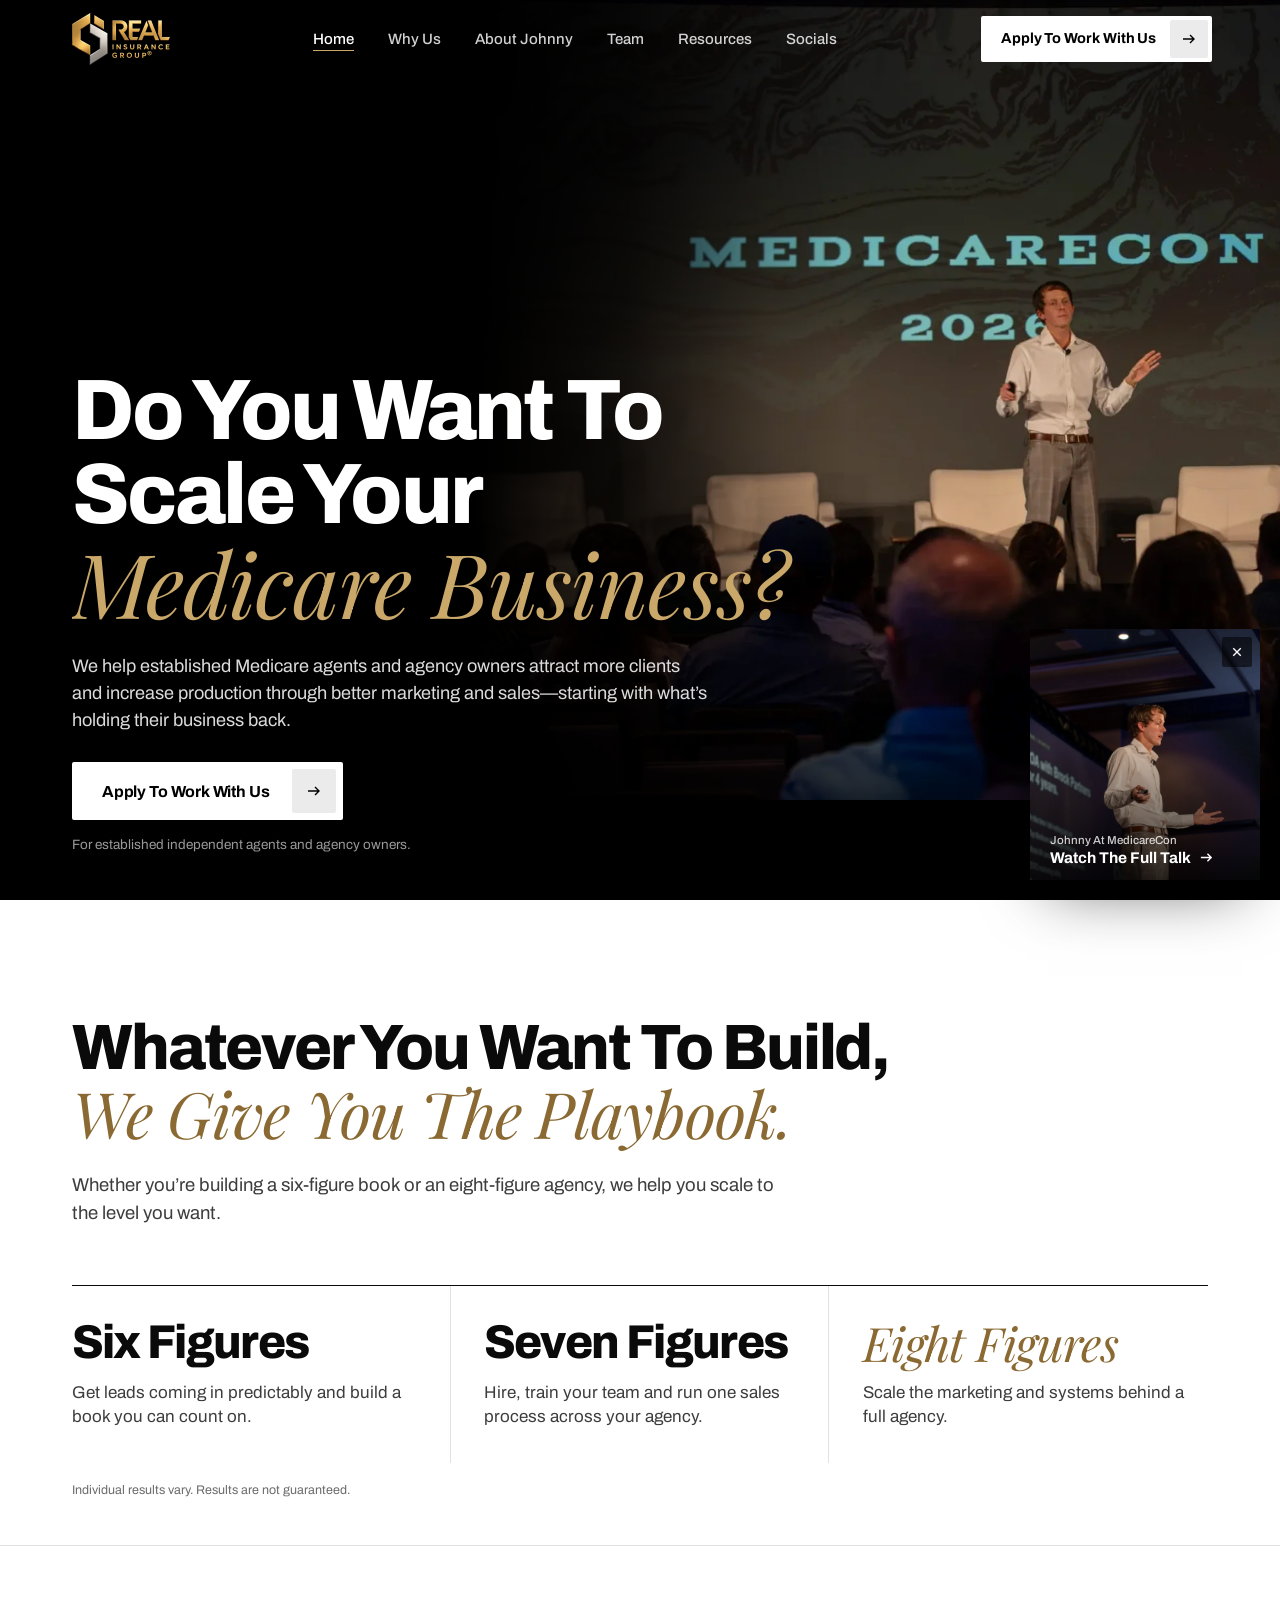
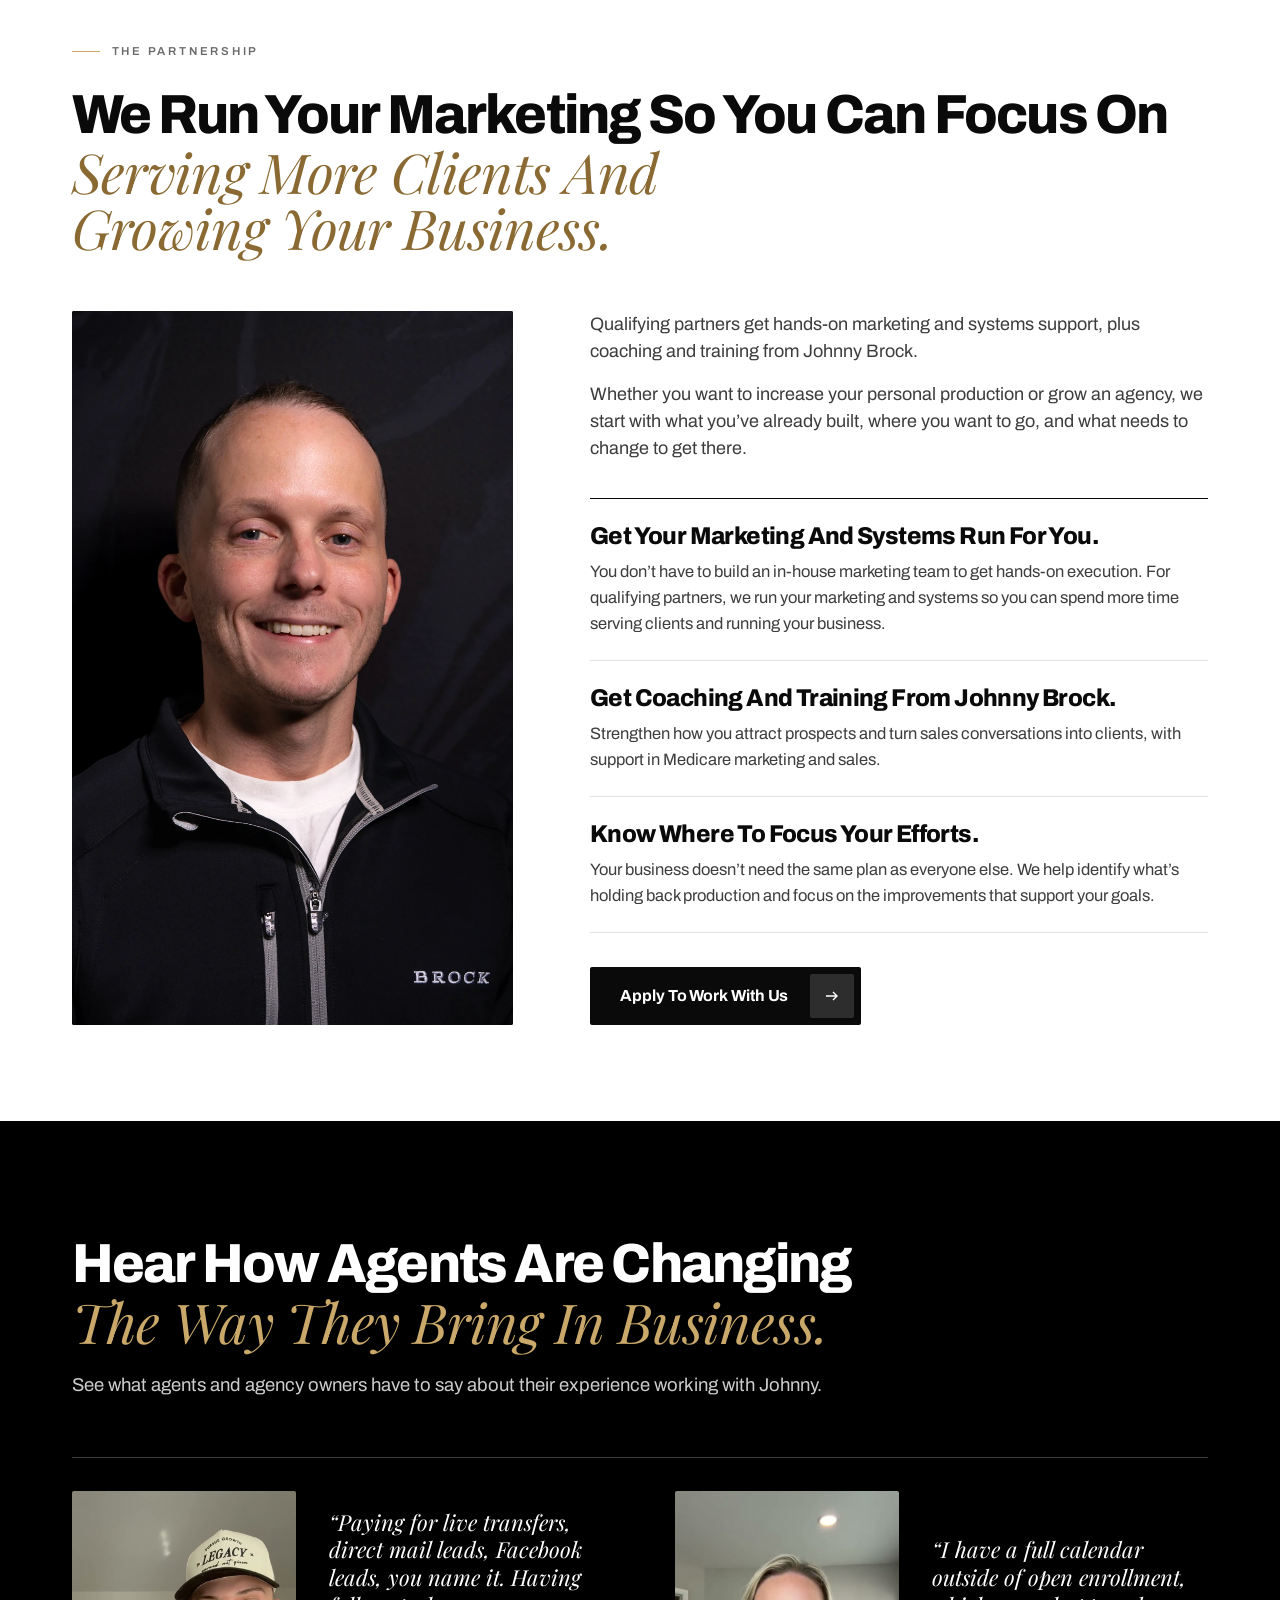
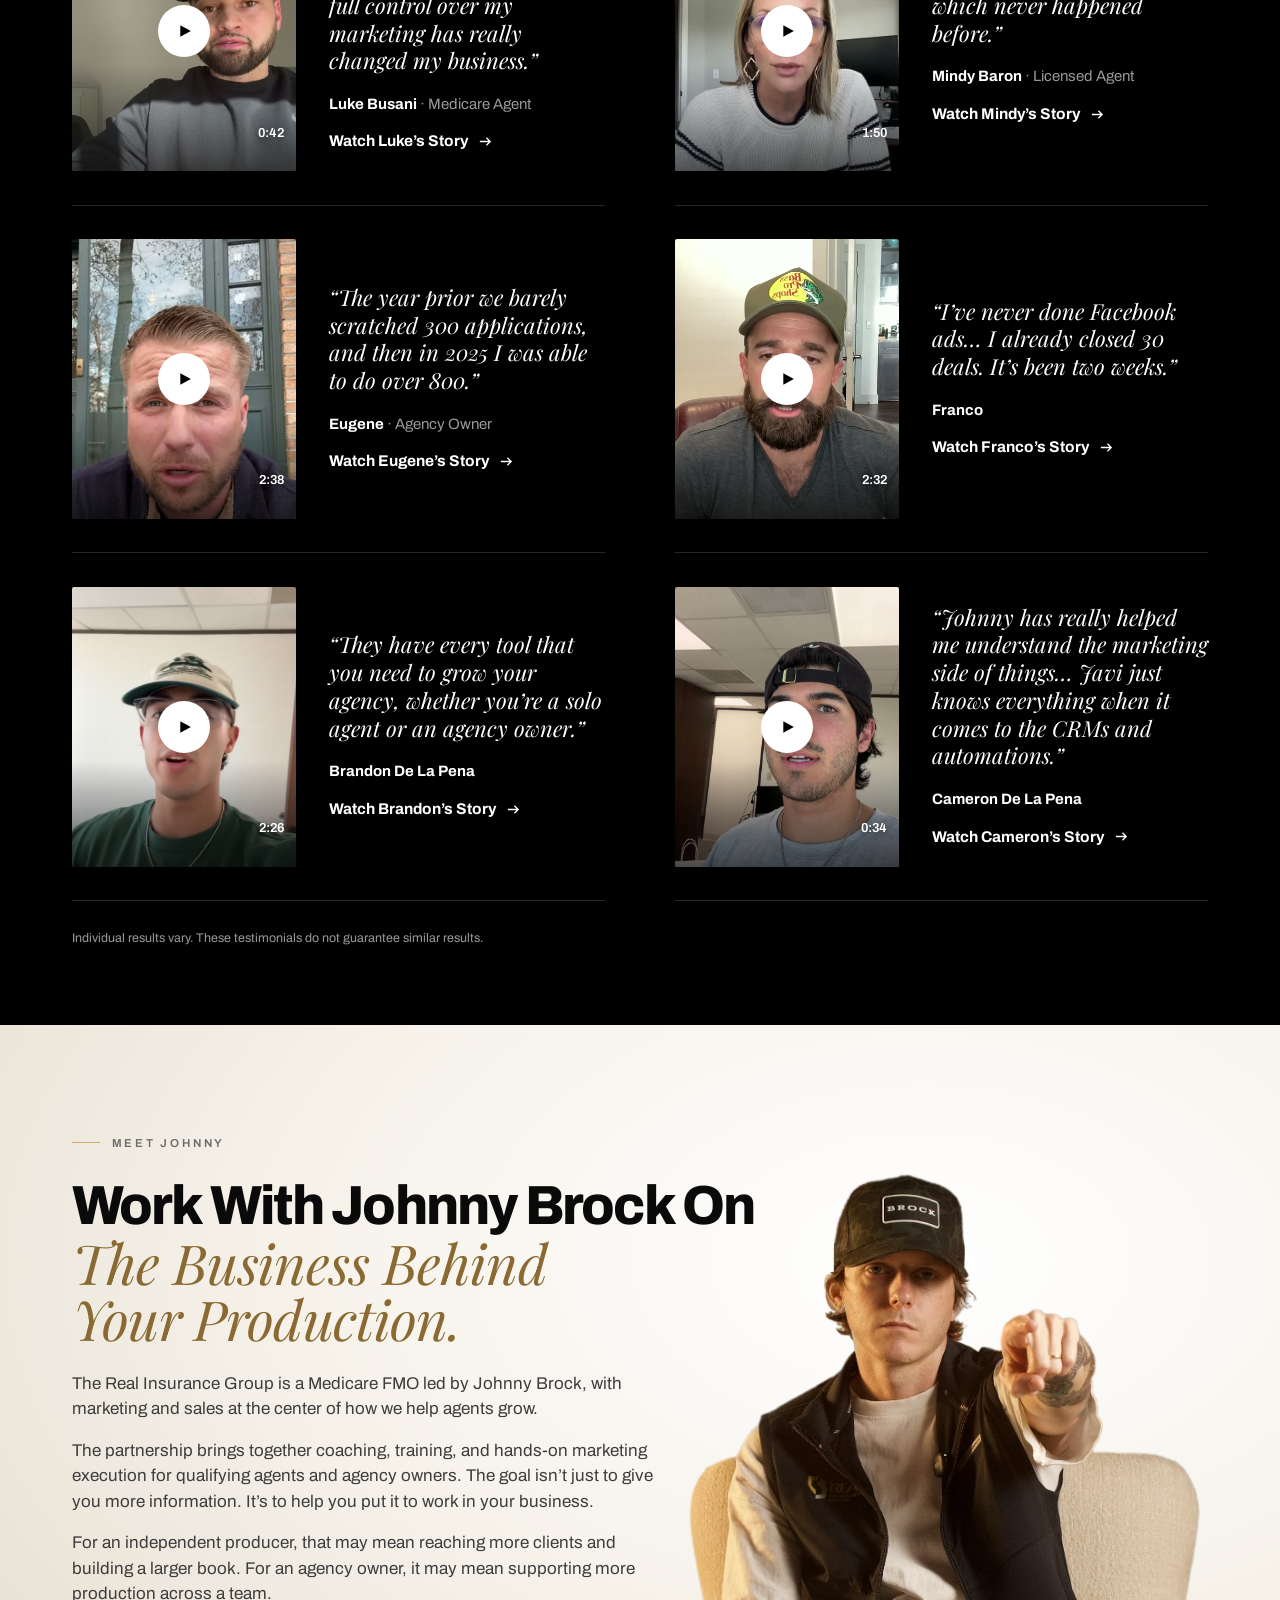
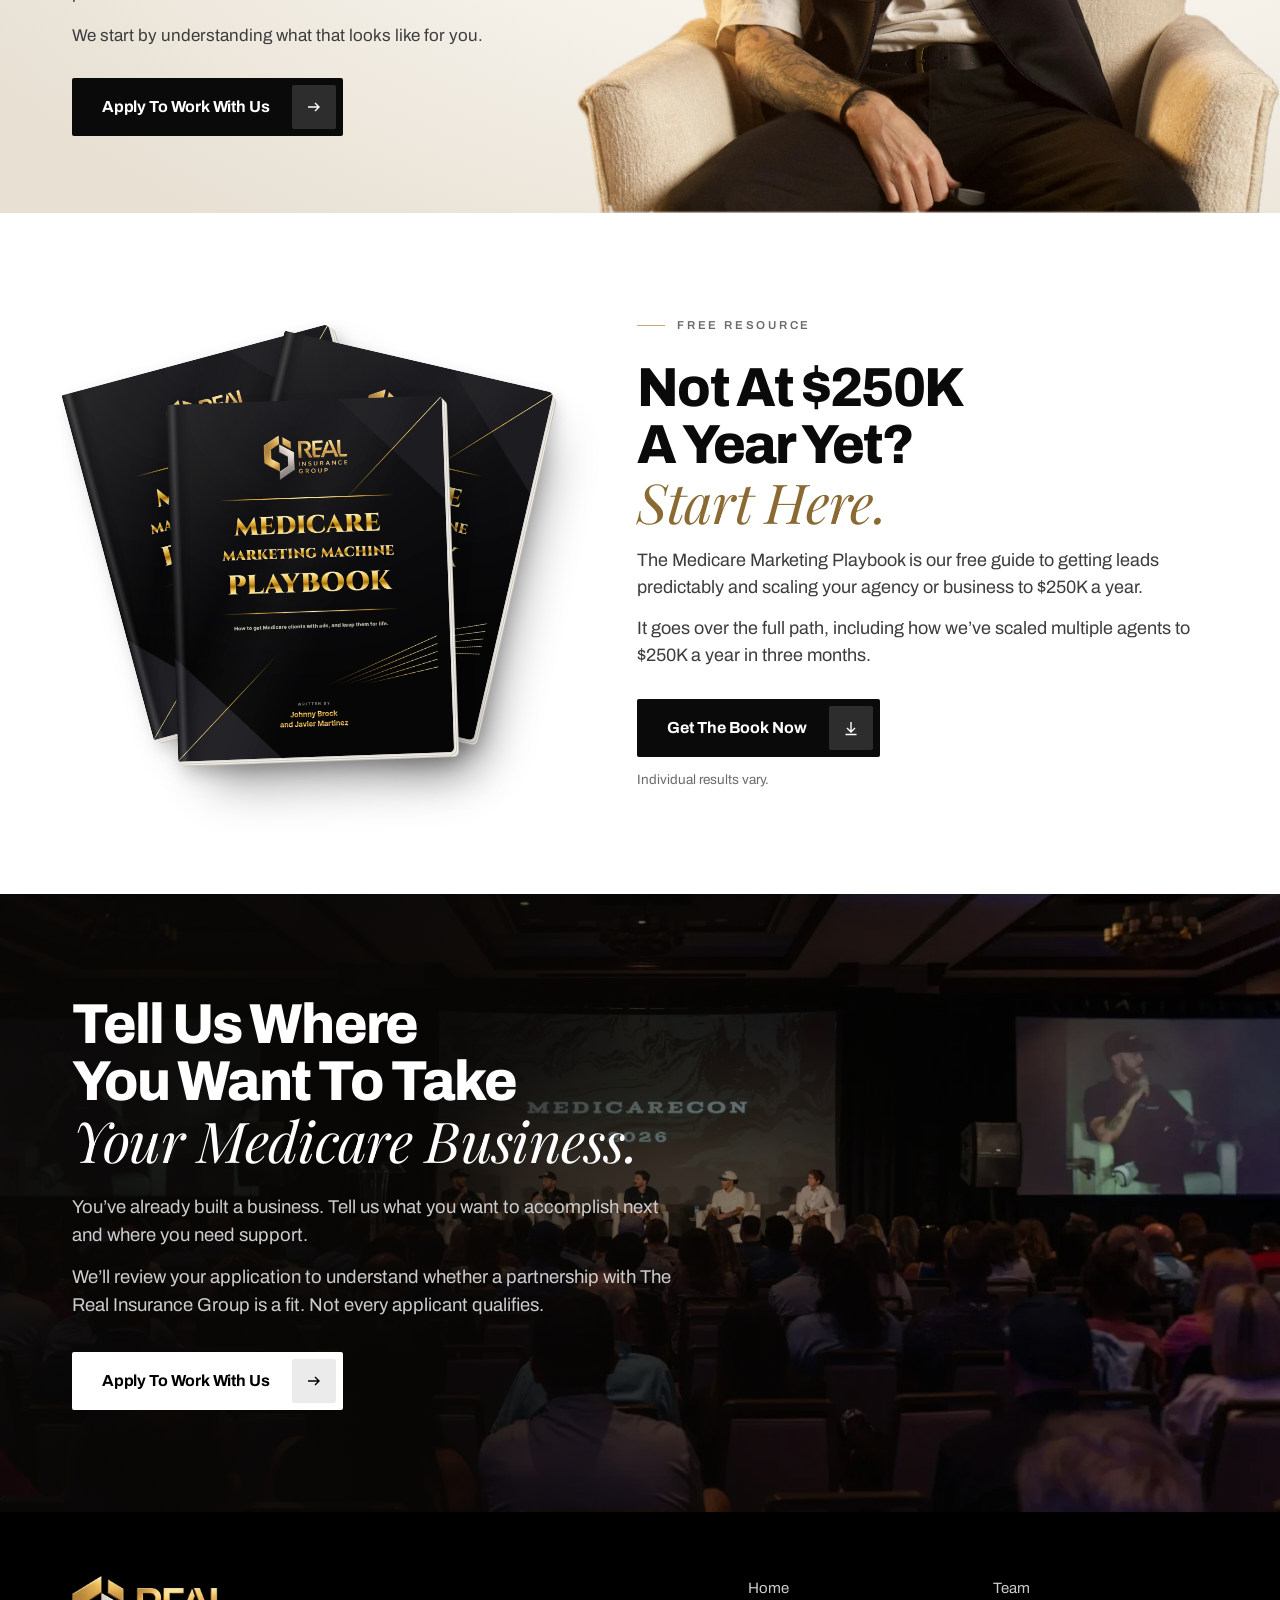
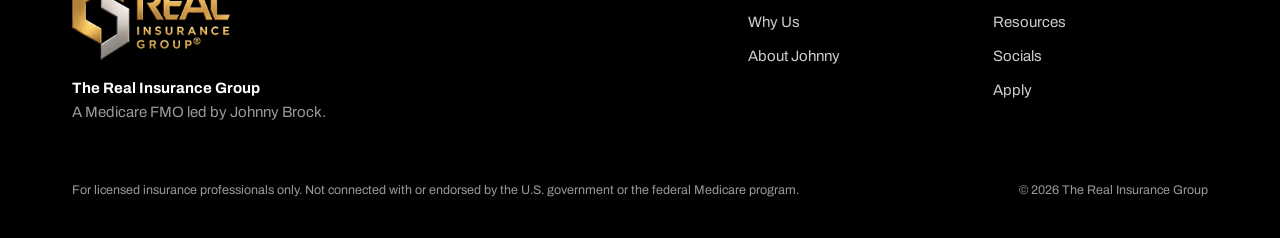
<file: index.html>
<!doctype html>
<html lang="en">
<head>
<meta charset="utf-8">
<meta name="viewport" content="width=device-width,initial-scale=1">
<title>The Real Insurance Group | Medicare FMO Led By Johnny Brock</title>
<meta name="description" content="We help established Medicare agents and agency owners attract more clients and increase production through better marketing and sales.">
<link rel="icon" href="assets/favicon.png?v=2">
<link rel="apple-touch-icon" href="assets/favicon.png?v=2">
<meta name="theme-color" content="#000000">
<meta property="og:title" content="The Real Insurance Group | Medicare FMO Led By Johnny Brock">
<meta property="og:description" content="We help established Medicare agents and agency owners attract more clients and increase production through better marketing and sales.">
<meta property="og:image" content="assets/og.jpg">
<meta property="og:type" content="website">
<link rel="preload" as="image" href="assets/stage-hero.webp" fetchpriority="high">
<link rel="preconnect" href="https://fonts.googleapis.com"><link rel="preconnect" href="https://fonts.gstatic.com" crossorigin>
<link href="https://fonts.googleapis.com/css2?family=Archivo:wdth,wght@62..125,400..800&family=Playfair+Display:ital,wght@1,400&display=swap" rel="stylesheet">
<link rel="stylesheet" href="styles.css?v=52">
<script>document.documentElement.classList.add('js')</script>
<script async src="https://javmartz04-ship-it.github.io/brandridge-tracker/t.js" data-client="johnny" data-name="Johnny" data-funnel="Main Website"></script>
</head>
<body>
<a class="skip" href="#main">Skip To Content</a>
<header class="nav" id="nav">
  <a class="brand" href="#top" aria-label="The Real Insurance Group, home"><img src="assets/rig-logo-nav.webp" width="392" height="208" alt="The Real Insurance Group"></a>
  <nav aria-label="Main"><ul><li><a href="/" aria-current="page">Home</a></li><li><a href="/why">Why Us</a></li><li><a href="/about">About Johnny</a></li><li><a href="/team">Team</a></li><li><a href="/resources">Resources</a></li><li><a href="/socials">Socials</a></li></ul></nav>
  <a class="btn lt" href="#apply" data-apply>Apply To Work With Us<i><svg viewBox="0 0 16 16" fill="none" stroke="currentColor" stroke-width="1.4"><path d="M2 8h11M9 4l4 4-4 4"/></svg></i></a>
  <button class="burger" id="burger" aria-label="Open menu" aria-expanded="false"><span></span><span></span></button>
</header>
<div class="sheet" id="sheet">
  <a href="/">Home</a><a href="/why">Why Us</a><a href="/about">About Johnny</a><a href="/team">Team</a><a href="/resources">Resources</a><a href="/socials">Socials</a>
  <a class="btn lt" href="#apply" data-apply>Apply To Work With Us<i><svg viewBox="0 0 16 16" fill="none" stroke="currentColor" stroke-width="1.4"><path d="M2 8h11M9 4l4 4-4 4"/></svg></i></a>
</div>
<div id="sent" aria-hidden="true"></div>
<main id="main">
<section class="hero dark" id="top">
  <div class="hero-photo-wrap"><img class="hero-photo" src="assets/stage-hero.webp" alt="Johnny Brock speaking on stage at MedicareCon 2026" fetchpriority="high"></div>
  <div class="hero-in">
    <h1><span class="ln"><span>Do You Want To</span></span><span class="ln"><span>Scale Your</span></span><span class="ln"><span><em class="e">Medicare Business?</em></span></span></h1>
    <p class="sub">We help established Medicare agents and agency owners attract more clients and increase production through better marketing and sales—starting with what’s holding their business back.</p>
    <a class="btn" href="#apply" data-apply>Apply To Work With Us<i><svg viewBox="0 0 16 16" fill="none" stroke="currentColor" stroke-width="1.4"><path d="M2 8h11M9 4l4 4-4 4"/></svg></i></a>
    <p class="micro">For established independent agents and agency owners.</p>
  </div>
</section>
<section class="sc" id="scale">
  <div class="wrap">
    <h2 class="r">Whatever You Want To Build, <em class="e">We Give You The Playbook.</em></h2>
    <p class="lead r">Whether you&rsquo;re building a six-figure book or an eight-figure agency, we help you scale to the level you want.</p>
    <ul class="sc-g r">
      <li><b>Six Figures</b><p>Get leads coming in predictably and build a book you can count on.</p></li>
      <li><b>Seven Figures</b><p>Hire, train your team and run one sales process across your agency.</p></li>
      <li><b>Eight Figures</b><p>Scale the marketing and systems behind a full agency.</p></li>
    </ul>
    <p class="fine r">Individual results vary. Results are not guaranteed.</p>
  </div>
</section>
<section class="work partner" id="partnership">
  <div class="wrap">
    <p class="label r">The Partnership</p>
    <h2 class="r">We Run Your Marketing So You Can Focus On <em class="e">Serving More Clients And Growing Your Business.</em></h2>
    <div class="pt-g">
      <div class="pt-photo pt-studio r"><img src="assets/johnny-studio.webp" width="1084" height="1380" alt="Johnny Brock" loading="lazy"></div>
      <div class="pt-c">
        <p class="lead r">Qualifying partners get hands-on marketing and systems support, plus coaching and training from Johnny Brock.</p>
        <p class="lead r">Whether you want to increase your personal production or grow an agency, we start with what you’ve already built, where you want to go, and what needs to change to get there.</p>
        <ul class="pt-list">
          <li class="r"><h3>Get Your Marketing And Systems Run For You.</h3><p>You don’t have to build an in-house marketing team to get hands-on execution. For qualifying partners, we run your marketing and systems so you can spend more time serving clients and running your business.</p></li>
          <li class="r"><h3>Get Coaching And Training From Johnny Brock.</h3><p>Strengthen how you attract prospects and turn sales conversations into clients, with support in Medicare marketing and sales.</p></li>
          <li class="r"><h3>Know Where To Focus Your Efforts.</h3><p>Your business doesn’t need the same plan as everyone else. We help identify what’s holding back production and focus on the improvements that support your goals.</p></li>
        </ul>
        <a class="btn r" href="#apply" data-apply>Apply To Work With Us<i><svg viewBox="0 0 16 16" fill="none" stroke="currentColor" stroke-width="1.4"><path d="M2 8h11M9 4l4 4-4 4"/></svg></i></a>
      </div>
    </div>
  </div>
</section>

<section class="results dark" id="results">
  <div class="wrap">
    <div class="res-h r"><div><h2>Hear How Agents Are Changing <em class="e">The Way They Bring In Business.</em></h2><p class="lead">See what agents and agency owners have to say about their experience working with Johnny.</p></div></div>
    <div class="rail" id="rail" tabindex="0" aria-label="Agent video stories">
    <article class="t"><button class="v" data-video="luke" aria-label="Play Luke Busani’s story"><img src="assets/video/luke.jpg" alt="Luke Busani" loading="lazy"><span class="pl"><svg viewBox="0 0 12 12" fill="currentColor"><path d="M2 1l9 5-9 5z"/></svg></span><span class="d">0:42</span></button><div class="t-c"><p>“Paying for live transfers, direct mail leads, Facebook leads, you name it. Having full control over my marketing has really changed my business.”</p><p class="by"><b>Luke Busani</b> · Medicare Agent</p><button class="t-w" data-video="luke">Watch Luke’s Story<svg viewBox="0 0 16 16" fill="none" stroke="currentColor" stroke-width="1.4"><path d="M2 8h11M9 4l4 4-4 4"/></svg></button></div></article>
    <article class="t"><button class="v" data-video="mindy" aria-label="Play Mindy Baron’s story"><img src="assets/video/mindy.jpg" alt="Mindy Baron" loading="lazy"><span class="pl"><svg viewBox="0 0 12 12" fill="currentColor"><path d="M2 1l9 5-9 5z"/></svg></span><span class="d">1:50</span></button><div class="t-c"><p>“I have a full calendar outside of open enrollment, which never happened before.”</p><p class="by"><b>Mindy Baron</b> · Licensed Agent</p><button class="t-w" data-video="mindy">Watch Mindy’s Story<svg viewBox="0 0 16 16" fill="none" stroke="currentColor" stroke-width="1.4"><path d="M2 8h11M9 4l4 4-4 4"/></svg></button></div></article>
    <article class="t"><button class="v" data-video="eugene" aria-label="Play Eugene’s story"><img src="assets/video/eugene.jpg" alt="Eugene" loading="lazy"><span class="pl"><svg viewBox="0 0 12 12" fill="currentColor"><path d="M2 1l9 5-9 5z"/></svg></span><span class="d">2:38</span></button><div class="t-c"><p>“The year prior we barely scratched 300 applications, and then in 2025 I was able to do over 800.”</p><p class="by"><b>Eugene</b> · Agency Owner</p><button class="t-w" data-video="eugene">Watch Eugene’s Story<svg viewBox="0 0 16 16" fill="none" stroke="currentColor" stroke-width="1.4"><path d="M2 8h11M9 4l4 4-4 4"/></svg></button></div></article>
    <article class="t"><button class="v" data-video="franco" aria-label="Play Franco’s story"><img src="assets/video/franco.jpg" alt="Franco" loading="lazy"><span class="pl"><svg viewBox="0 0 12 12" fill="currentColor"><path d="M2 1l9 5-9 5z"/></svg></span><span class="d">2:32</span></button><div class="t-c"><p>“I’ve never done Facebook ads… I already closed 30 deals. It’s been two weeks.”</p><p class="by"><b>Franco</b></p><button class="t-w" data-video="franco">Watch Franco’s Story<svg viewBox="0 0 16 16" fill="none" stroke="currentColor" stroke-width="1.4"><path d="M2 8h11M9 4l4 4-4 4"/></svg></button></div></article>
    <article class="t"><button class="v" data-video="brandon" aria-label="Play Brandon De La Pena’s story"><img src="assets/video/brandon.jpg" alt="Brandon De La Pena" loading="lazy"><span class="pl"><svg viewBox="0 0 12 12" fill="currentColor"><path d="M2 1l9 5-9 5z"/></svg></span><span class="d">2:26</span></button><div class="t-c"><p>“They have every tool that you need to grow your agency, whether you’re a solo agent or an agency owner.”</p><p class="by"><b>Brandon De La Pena</b></p><button class="t-w" data-video="brandon">Watch Brandon’s Story<svg viewBox="0 0 16 16" fill="none" stroke="currentColor" stroke-width="1.4"><path d="M2 8h11M9 4l4 4-4 4"/></svg></button></div></article>
    <article class="t"><button class="v" data-video="cameron" aria-label="Play Cameron De La Pena’s story"><img src="assets/video/cameron.jpg" alt="Cameron De La Pena" loading="lazy"><span class="pl"><svg viewBox="0 0 12 12" fill="currentColor"><path d="M2 1l9 5-9 5z"/></svg></span><span class="d">0:34</span></button><div class="t-c"><p>“Johnny has really helped me understand the marketing side of things… Javi just knows everything when it comes to the CRMs and automations.”</p><p class="by"><b>Cameron De La Pena</b></p><button class="t-w" data-video="cameron">Watch Cameron’s Story<svg viewBox="0 0 16 16" fill="none" stroke="currentColor" stroke-width="1.4"><path d="M2 8h11M9 4l4 4-4 4"/></svg></button></div></article>
    </div>
    <p class="fine">Individual results vary. These testimonials do not guarantee similar results.</p>
  </div>
</section>

<section class="about" id="johnny">
  <img class="a-photo" src="assets/johnny-point-color.webp?v=2" alt="Johnny Brock pointing at the camera" loading="lazy">
  <div class="wrap a-in">
    <p class="label r">Meet Johnny</p>
    <h2 class="r">Work With Johnny Brock On <em class="e">The Business Behind Your Production.</em></h2>
    <p class="lead r">The Real Insurance Group is a Medicare FMO led by Johnny Brock, with marketing and sales at the center of how we help agents grow.</p>
    <p class="lead r">The partnership brings together coaching, training, and hands-on marketing execution for qualifying agents and agency owners. The goal isn’t just to give you more information. It’s to help you put it to work in your business.</p>
    <p class="lead r">For an independent producer, that may mean reaching more clients and building a larger book. For an agency owner, it may mean supporting more production across a team.</p>
    <p class="lead r">We start by understanding what that looks like for you.</p>
    <a class="btn r" href="#apply" data-apply>Apply To Work With Us<i><svg viewBox="0 0 16 16" fill="none" stroke="currentColor" stroke-width="1.4"><path d="M2 8h11M9 4l4 4-4 4"/></svg></i></a>
  </div>
</section>

<section class="pb" id="playbook">
  <div class="wrap pb-g">
    <div class="pb-art r" aria-hidden="false">
      <div class="bk b1"><img src="assets/playbook-cover.webp" alt="" loading="lazy"></div>
      <div class="bk b2"><img src="assets/playbook-cover.webp" alt="" loading="lazy"></div>
      <div class="bk b3"><img src="assets/playbook-cover.webp" alt="The Medicare Marketing Playbook by Johnny Brock and Javier Martinez" loading="lazy"></div>
    </div>
    <div class="pb-c r">
      <p class="label">Free Resource</p>
      <h2>Not At $250K A Year Yet? <em class="e">Start Here.</em></h2>
      <p class="lead">The Medicare Marketing Playbook is our free guide to getting leads predictably and scaling your agency or business to $250K a year.</p>
      <p class="lead">It goes over the full path, including how we&rsquo;ve scaled multiple agents to $250K a year in three months.</p>
      <a class="btn" href="assets/Medicare-Marketing-Playbook.pdf" download>Get The Book Now<i><svg viewBox="0 0 16 16" fill="none" stroke="currentColor" stroke-width="1.4"><path d="M8 2v10M4 8l4 4 4-4M2.5 14.5h11"/></svg></i></a>
      <p class="micro">Individual results vary.</p>
    </div>
  </div>
</section>

<section class="apply dark" id="apply">
  <img class="ap-bg" src="assets/stage-panel.webp" alt="" loading="lazy">
  <div class="wrap apply-g">
    <div class="r">
      <h2>Tell Us Where You Want To Take <em class="e">Your Medicare Business.</em></h2>
      <p class="lead">You’ve already built a business. Tell us what you want to accomplish next and where you need support.</p>
      <p class="lead">We’ll review your application to understand whether a partnership with The Real Insurance Group is a fit. Not every applicant qualifies.</p>
      <a class="btn" href="#apply" data-apply>Apply To Work With Us<i><svg viewBox="0 0 16 16" fill="none" stroke="currentColor" stroke-width="1.4"><path d="M2 8h11M9 4l4 4-4 4"/></svg></i></a>
    </div>
    </div>
</section>
</main>

<footer class="foot dark">
  <div class="wrap foot-g">
    <div class="f-b"><a class="brand" href="#top" aria-label="Back to top"><img src="assets/rig-logo.webp" width="900" height="478" alt="The Real Insurance Group" loading="lazy"></a><p><b>The Real Insurance Group</b><br>A Medicare FMO led by Johnny Brock.</p></div>
    <nav aria-label="Footer"><a href="/">Home</a><a href="/why">Why Us</a><a href="/about">About Johnny</a></nav>
    <nav aria-label="Footer, more"><a href="/team">Team</a><a href="/resources">Resources</a><a href="/socials">Socials</a><a href="#apply" data-apply>Apply</a></nav>
  </div>
  <div class="wrap legal"><p>For licensed insurance professionals only. Not connected with or endorsed by the U.S. government or the federal Medicare program.</p><p>&copy; 2026 The Real Insurance Group</p></div>
</footer>

<div class="modal" id="modal" role="dialog" aria-modal="true" aria-label="Agent story" hidden><button class="x" id="x" aria-label="Close video"><span></span><span></span></button><video id="player" controls playsinline></video></div>
<div id="sv" role="dialog" aria-modal="true" aria-label="Apply To Work With Us" inert>
  <div class="scrim"></div>
  <div class="mcard" id="svCard">
    <div class="sv-bar"><i id="svFill"></i></div>
    <div class="sv-top"><button type="button" class="sv-x" id="svX" aria-label="Close"><svg viewBox="0 0 16 16" fill="none" stroke="currentColor" stroke-width="1.6"><path d="M3 3l10 10M13 3L3 13"/></svg></button></div>
    <div class="stage" id="svStage" aria-live="polite"></div>
  </div>
</div>
<aside class="talk" id="talk" aria-label="Johnny Brock on stage at MedicareCon" hidden>
  <div class="talk-media"><img src="assets/stage-profile.webp" alt="" loading="lazy"><div id="talkYt"></div></div>
  <button type="button" class="talk-hit" data-talk="llbVmghtQ0M" aria-label="Watch Johnny Brock's full MedicareCon talk with sound"><span class="talk-c"><small>Johnny At MedicareCon</small><strong>Watch The Full Talk<svg viewBox="0 0 16 16" fill="none" stroke="currentColor" stroke-width="1.5"><path d="M2 8h11M9 4l4 4-4 4"/></svg></strong></span></button>
  <button type="button" class="talk-x" id="talkX" aria-label="Close video"><svg viewBox="0 0 16 16" fill="none" stroke="currentColor" stroke-width="1.8"><path d="M3 3l10 10M13 3L3 13"/></svg></button>
</aside>
<script src="site.js?v=20"></script>
<script src="survey.js?v=5"></script>
<script src="talk.js?v=1"></script>
</body>
</html>
</file>
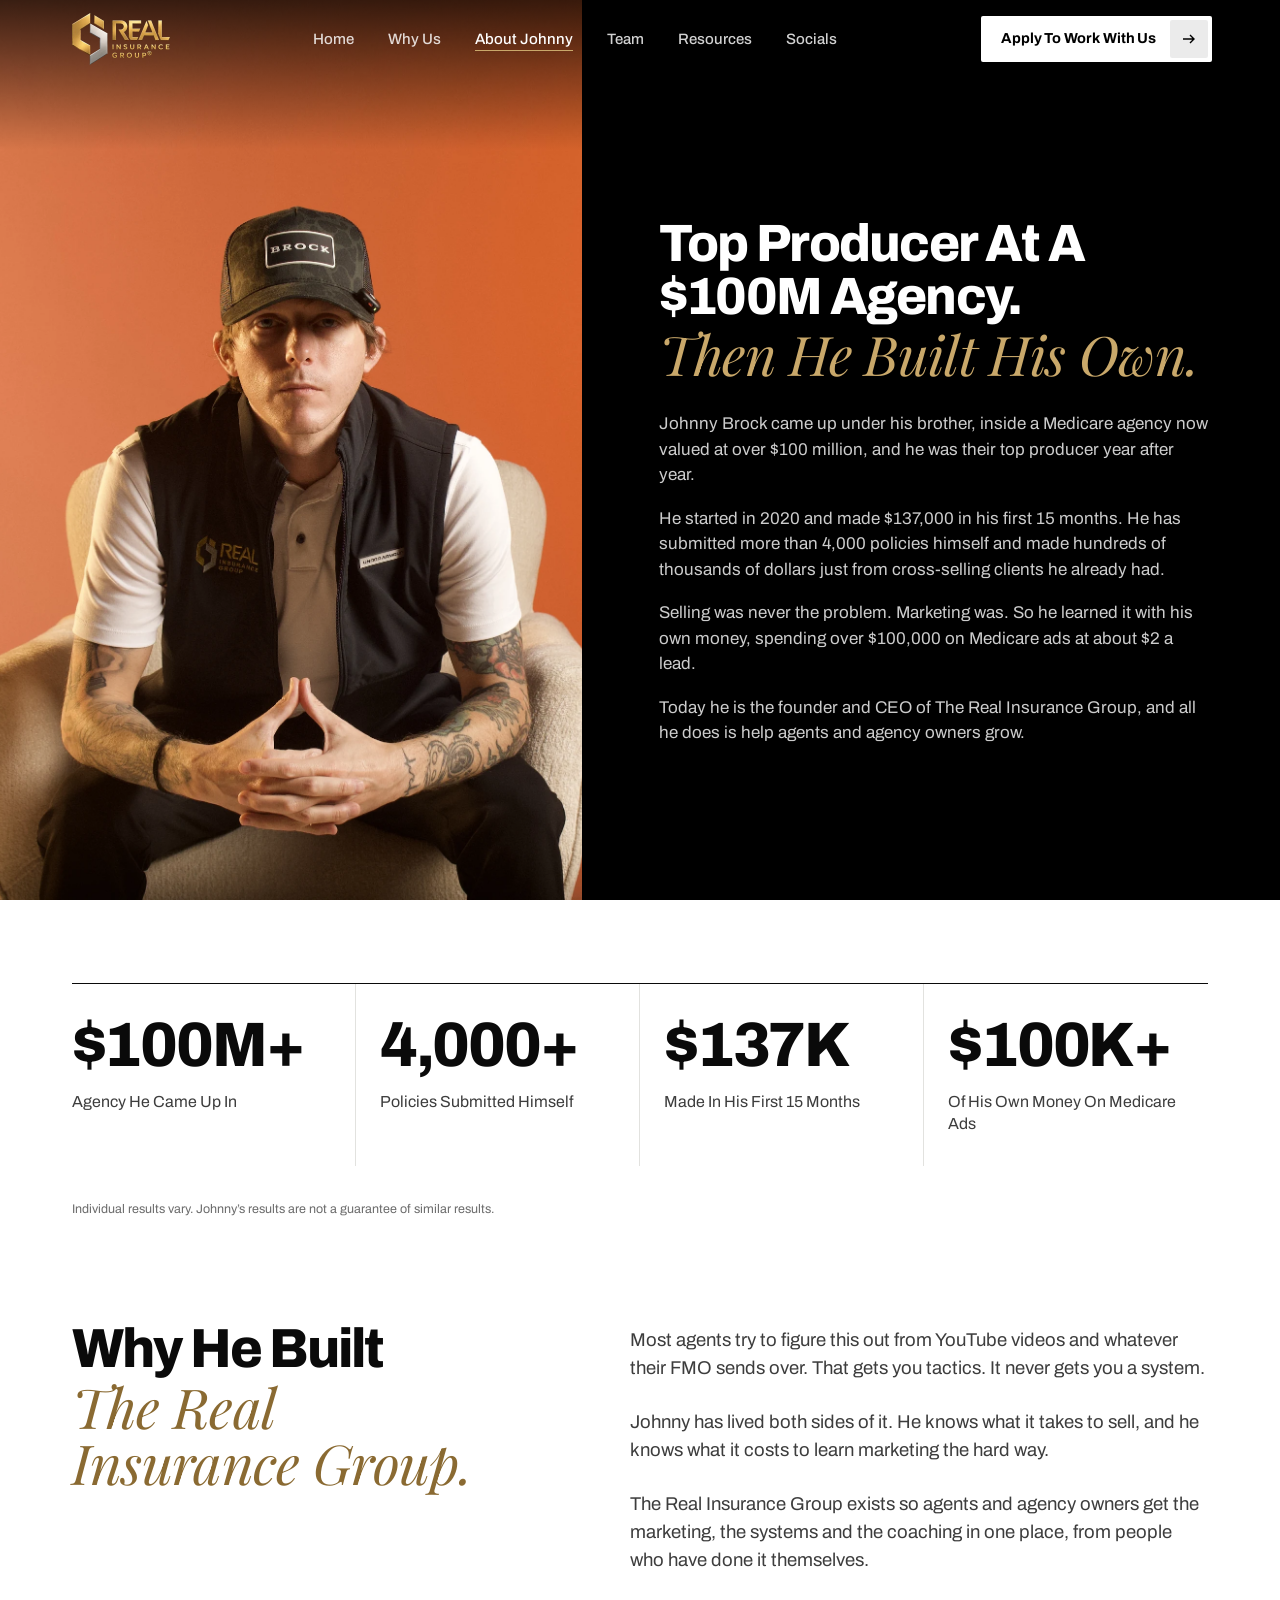
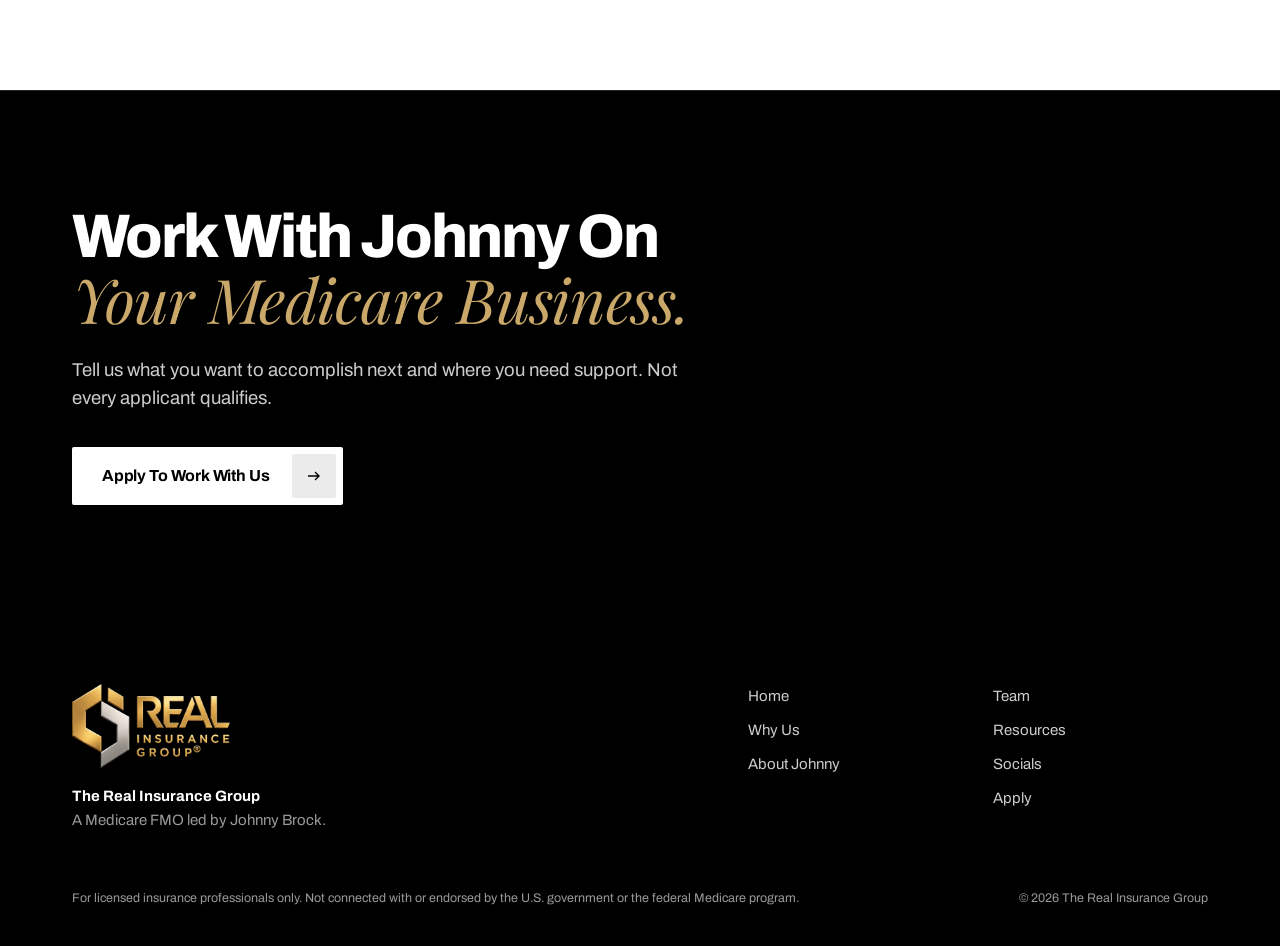
<file: about.html>
<!doctype html>
<html lang="en">
<head>
<meta charset="utf-8">
<meta name="viewport" content="width=device-width,initial-scale=1">
<title>About Johnny Brock | The Real Insurance Group</title>
<meta name="description" content="Johnny Brock came up under his brother as the top producer at a Medicare agency now valued at over $100 million. Then he built The Real Insurance Group.">
<link rel="icon" href="assets/favicon.png?v=2">
<link rel="apple-touch-icon" href="assets/favicon.png?v=2">
<meta name="theme-color" content="#000000">
<meta property="og:title" content="About Johnny Brock | The Real Insurance Group">
<meta property="og:description" content="Johnny Brock came up under his brother as the top producer at a Medicare agency now valued at over $100 million. Then he built The Real Insurance Group.">
<meta property="og:image" content="assets/og.jpg">
<meta property="og:type" content="website">
<link rel="preconnect" href="https://fonts.googleapis.com"><link rel="preconnect" href="https://fonts.gstatic.com" crossorigin>
<link href="https://fonts.googleapis.com/css2?family=Archivo:wdth,wght@62..125,400..800&family=Playfair+Display:ital,wght@1,400&display=swap" rel="stylesheet">
<link rel="stylesheet" href="styles.css?v=52">
<script>document.documentElement.classList.add('js')</script>
<script async src="https://javmartz04-ship-it.github.io/brandridge-tracker/t.js" data-client="johnny" data-name="Johnny" data-funnel="Main Website"></script>
</head>
<body class="inner">
<a class="skip" href="#main">Skip To Content</a>
<header class="nav" id="nav">
  <a class="brand" href="/" aria-label="The Real Insurance Group, home"><img src="assets/rig-logo-nav.webp" width="392" height="208" alt="The Real Insurance Group"></a>
  <nav aria-label="Main"><ul><li><a href="/">Home</a></li><li><a href="/why">Why Us</a></li><li><a href="/about" aria-current="page">About Johnny</a></li><li><a href="/team">Team</a></li><li><a href="/resources">Resources</a></li><li><a href="/socials">Socials</a></li></ul></nav>
  <a class="btn lt" href="#apply" data-apply>Apply To Work With Us<i><svg viewBox="0 0 16 16" fill="none" stroke="currentColor" stroke-width="1.4"><path d="M2 8h11M9 4l4 4-4 4"/></svg></i></a>
  <button class="burger" id="burger" aria-label="Open menu" aria-expanded="false"><span></span><span></span></button>
</header>
<div class="sheet" id="sheet">
  <a href="/">Home</a><a href="/why">Why Us</a><a href="/about">About Johnny</a><a href="/team">Team</a><a href="/resources">Resources</a><a href="/socials">Socials</a>
  <a class="btn lt" href="#apply" data-apply>Apply To Work With Us<i><svg viewBox="0 0 16 16" fill="none" stroke="currentColor" stroke-width="1.4"><path d="M2 8h11M9 4l4 4-4 4"/></svg></i></a>
</div>
<div id="sent" aria-hidden="true"></div>
<main id="main">
<section class="ab dark" id="top">
  <div class="ab-g">
    <div class="ab-photo"><img src="assets/johnny-chair.webp" width="1700" height="1855" alt="Johnny Brock, founder and CEO of The Real Insurance Group" fetchpriority="high"></div>
    <div class="ab-c">
      <h1>Top Producer At A $100M Agency. <em class="e">Then He Built His Own.</em></h1>
      <p class="lead">Johnny Brock came up under his brother, inside a Medicare agency now valued at over $100 million, and he was their top producer year after year.</p>
      <p class="lead">He started in 2020 and made $137,000 in his first 15 months. He has submitted more than 4,000 policies himself and made hundreds of thousands of dollars just from cross-selling clients he already had.</p>
      <p class="lead">Selling was never the problem. Marketing was. So he learned it with his own money, spending over $100,000 on Medicare ads at about $2 a lead.</p>
      <p class="lead">Today he is the founder and CEO of The Real Insurance Group, and all he does is help agents and agency owners grow.</p>
    </div>
  </div>
</section>

<section class="ab-n">
  <div class="wrap">
    <ul class="r">
      <li><b>$100M+</b><span>Agency He Came Up In</span></li>
      <li><b>4,000+</b><span>Policies Submitted Himself</span></li>
      <li><b>$137K</b><span>Made In His First 15 Months</span></li>
      <li><b>$100K+</b><span>Of His Own Money On Medicare Ads</span></li>
    </ul>
    <p class="fine">Individual results vary. Johnny&rsquo;s results are not a guarantee of similar results.</p>
  </div>
</section>

<section class="ab-w">
  <div class="wrap ab-w-g">
    <h2 class="r">Why He Built <em class="e">The Real Insurance Group.</em></h2>
    <div class="r">
      <p class="lead">Most agents try to figure this out from YouTube videos and whatever their FMO sends over. That gets you tactics. It never gets you a system.</p>
      <p class="lead">Johnny has lived both sides of it. He knows what it takes to sell, and he knows what it costs to learn marketing the hard way.</p>
      <p class="lead">The Real Insurance Group exists so agents and agency owners get the marketing, the systems and the coaching in one place, from people who have done it themselves.</p>
    </div>
  </div>
</section>

<section class="cta dark">
  <div class="wrap r">
    <h2>Work With Johnny On <em class="e">Your Medicare Business.</em></h2>
    <p class="lead">Tell us what you want to accomplish next and where you need support. Not every applicant qualifies.</p>
    <a class="btn" href="#apply" data-apply>Apply To Work With Us<i><svg viewBox="0 0 16 16" fill="none" stroke="currentColor" stroke-width="1.4"><path d="M2 8h11M9 4l4 4-4 4"/></svg></i></a>
  </div>
</section>
</main>

<footer class="foot dark">
  <div class="wrap foot-g">
    <div class="f-b"><a class="brand" href="/" aria-label="Home"><img src="assets/rig-logo.webp" width="900" height="478" alt="The Real Insurance Group" loading="lazy"></a><p><b>The Real Insurance Group</b><br>A Medicare FMO led by Johnny Brock.</p></div>
    <nav aria-label="Footer"><a href="/">Home</a><a href="/why">Why Us</a><a href="/about">About Johnny</a></nav>
    <nav aria-label="Footer, more"><a href="/team">Team</a><a href="/resources">Resources</a><a href="/socials">Socials</a><a href="#apply" data-apply>Apply</a></nav>
  </div>
  <div class="wrap legal"><p>For licensed insurance professionals only. Not connected with or endorsed by the U.S. government or the federal Medicare program.</p><p>&copy; 2026 The Real Insurance Group</p></div>
</footer>

<div class="modal" id="modal" role="dialog" aria-modal="true" aria-label="Agent story" hidden><button class="x" id="x" aria-label="Close video"><span></span><span></span></button><video id="player" controls playsinline></video></div>
<div id="sv" role="dialog" aria-modal="true" aria-label="Apply To Work With Us" inert>
  <div class="scrim"></div>
  <div class="mcard" id="svCard">
    <div class="sv-bar"><i id="svFill"></i></div>
    <div class="sv-top"><button type="button" class="sv-x" id="svX" aria-label="Close"><svg viewBox="0 0 16 16" fill="none" stroke="currentColor" stroke-width="1.6"><path d="M3 3l10 10M13 3L3 13"/></svg></button></div>
    <div class="stage" id="svStage" aria-live="polite"></div>
  </div>
</div>
<script src="site.js?v=20"></script>
<script src="survey.js?v=5"></script>
</body>
</html>
</file>
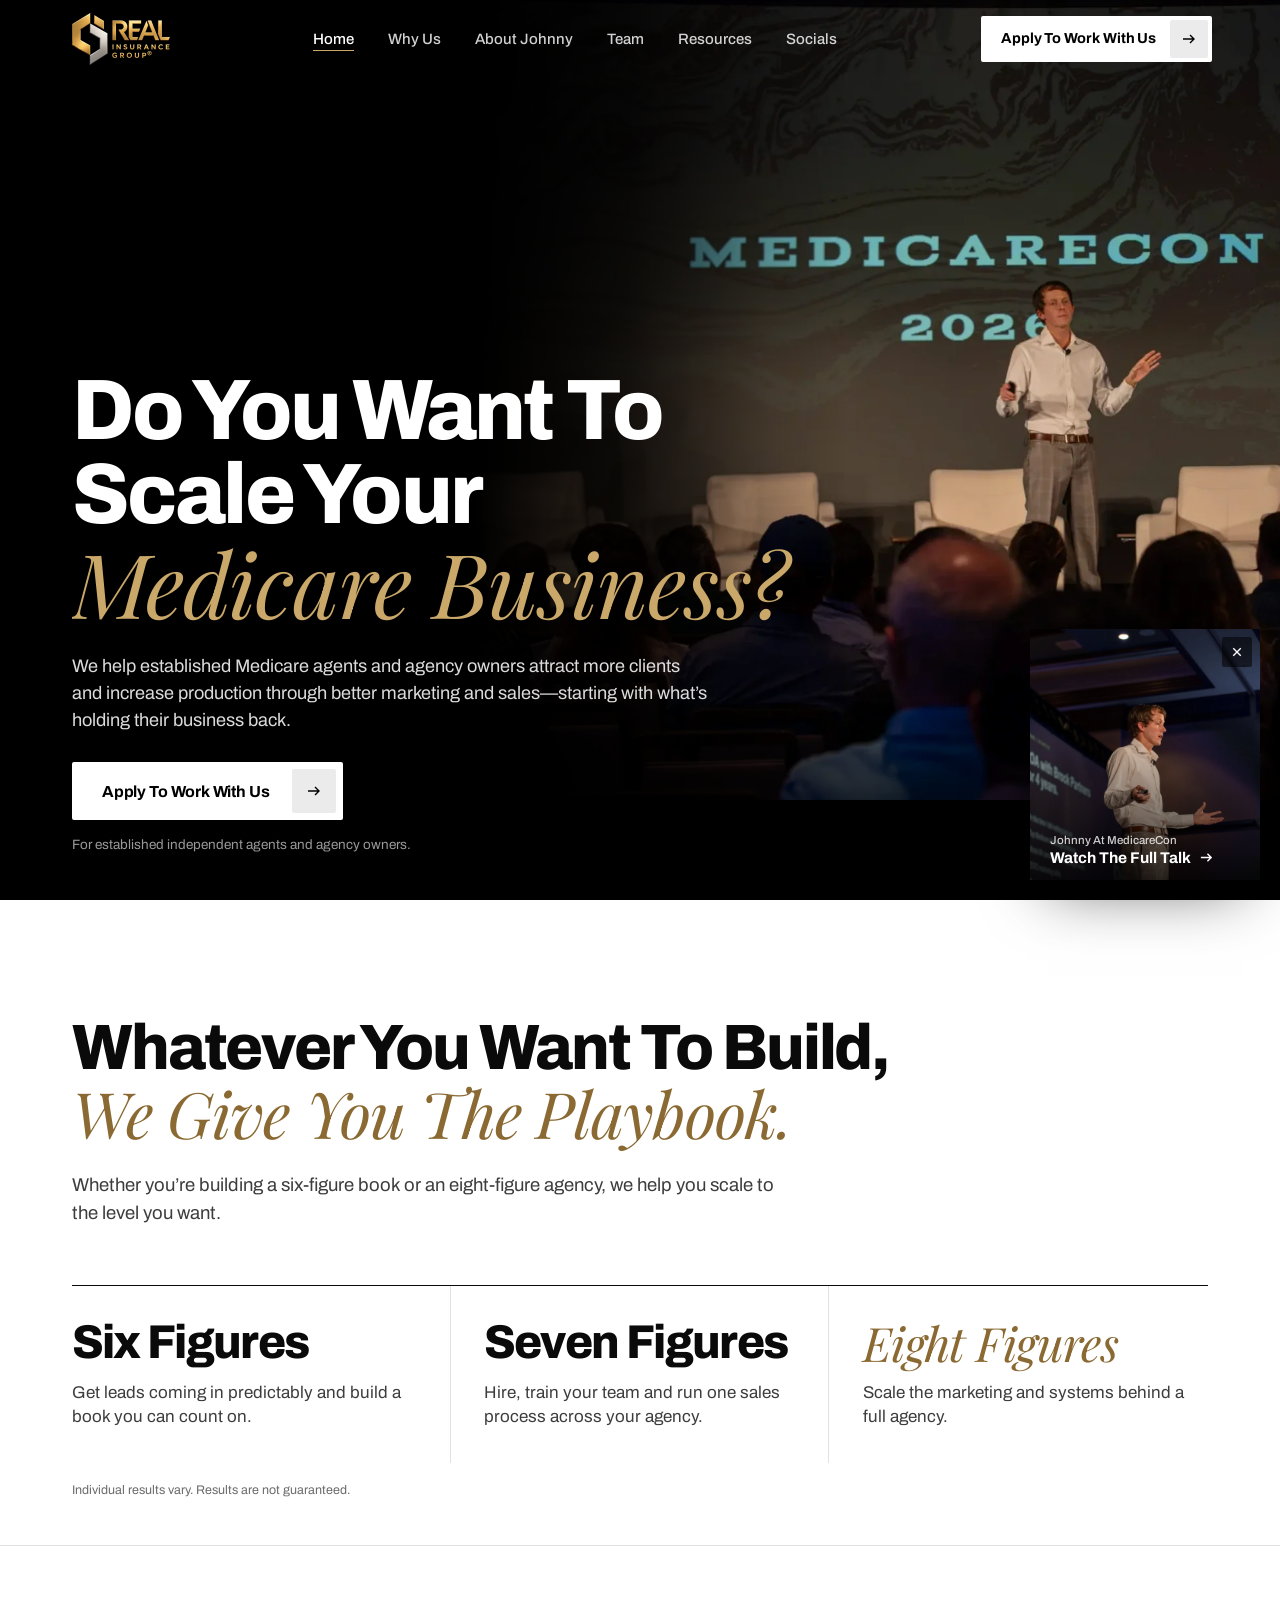
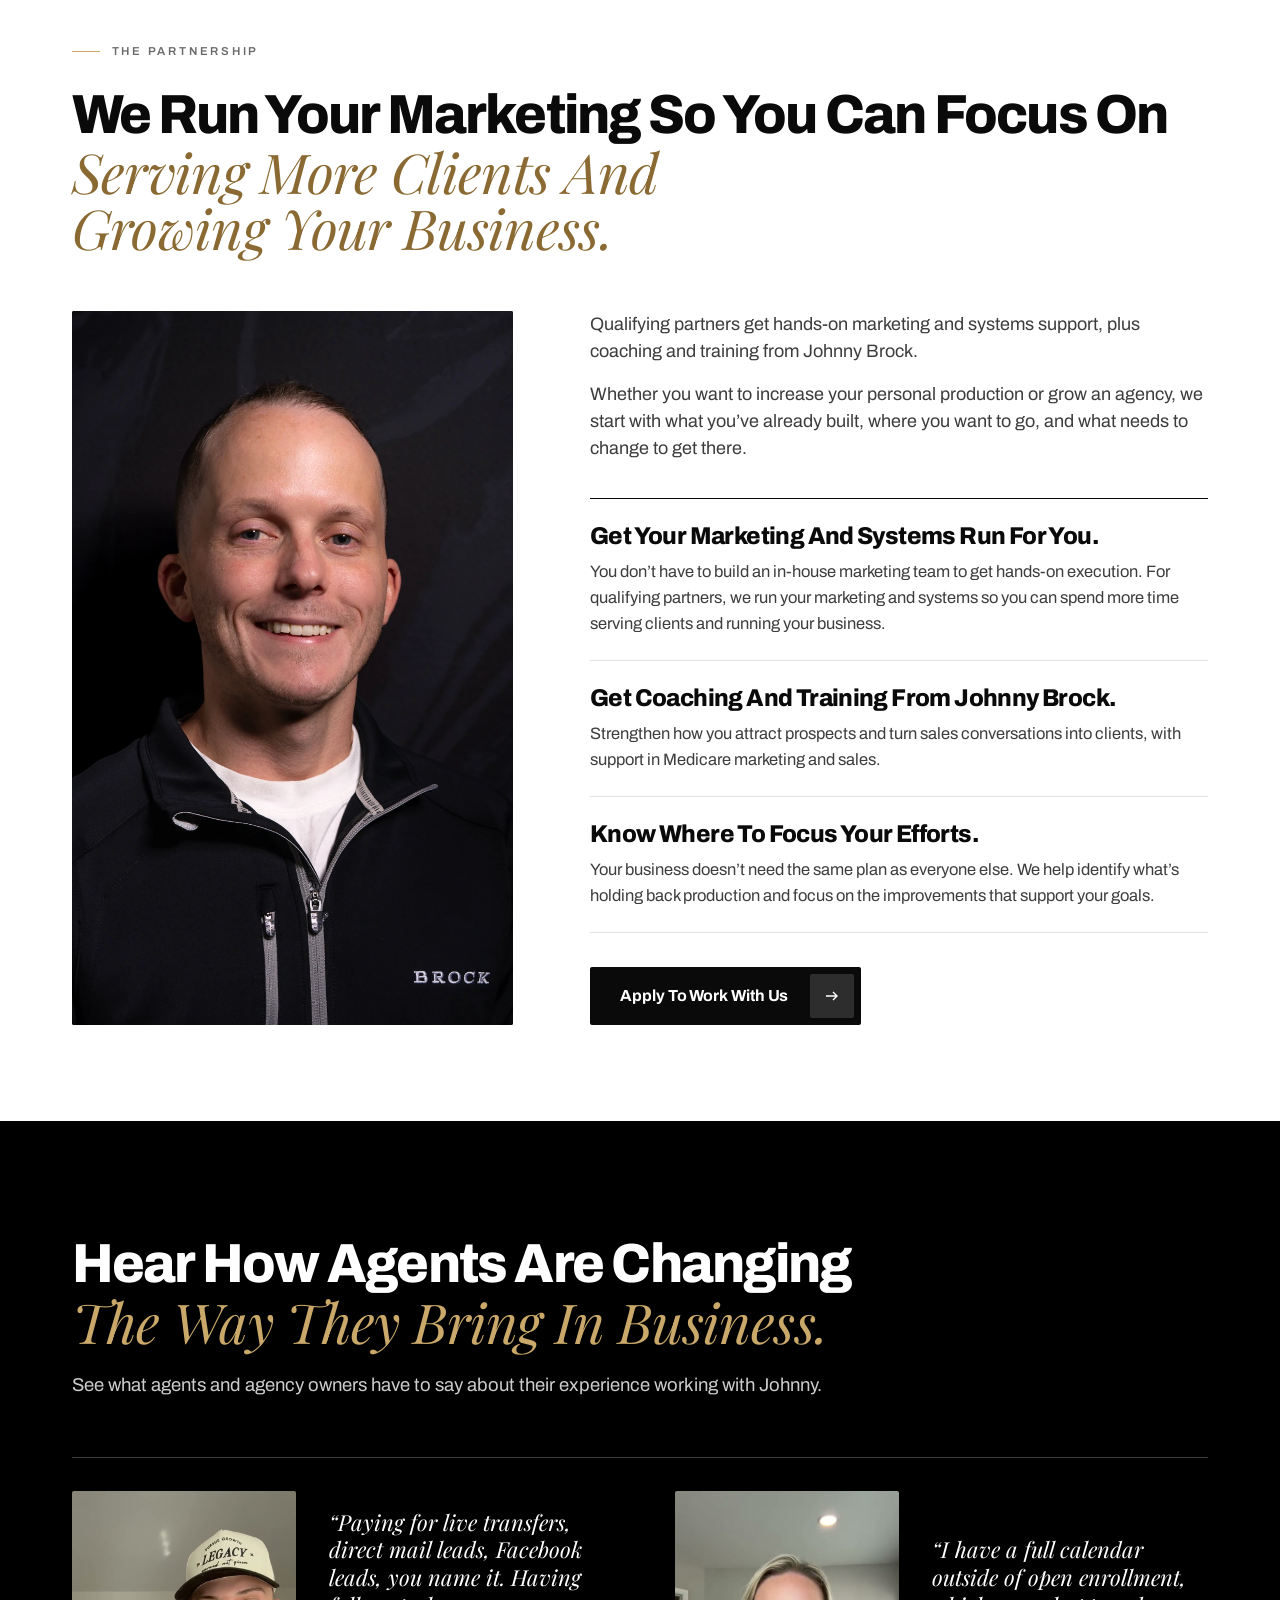
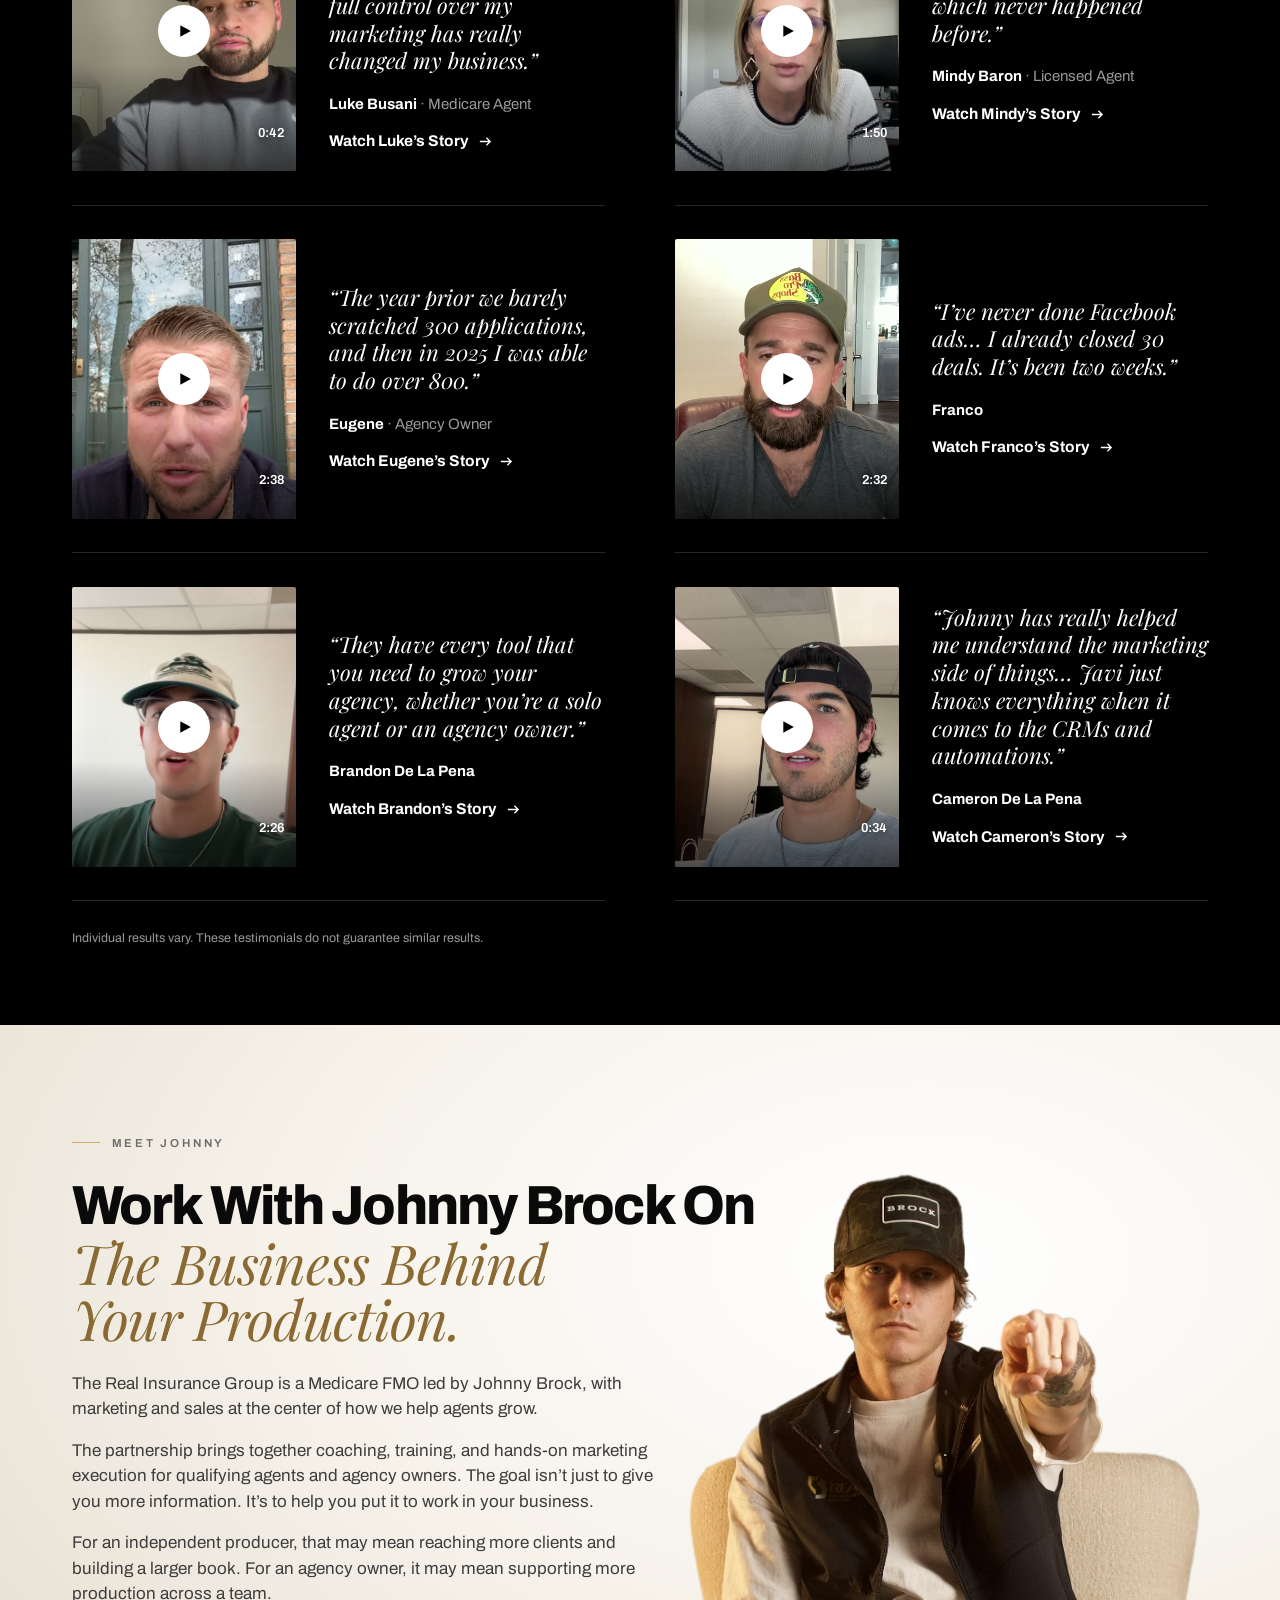
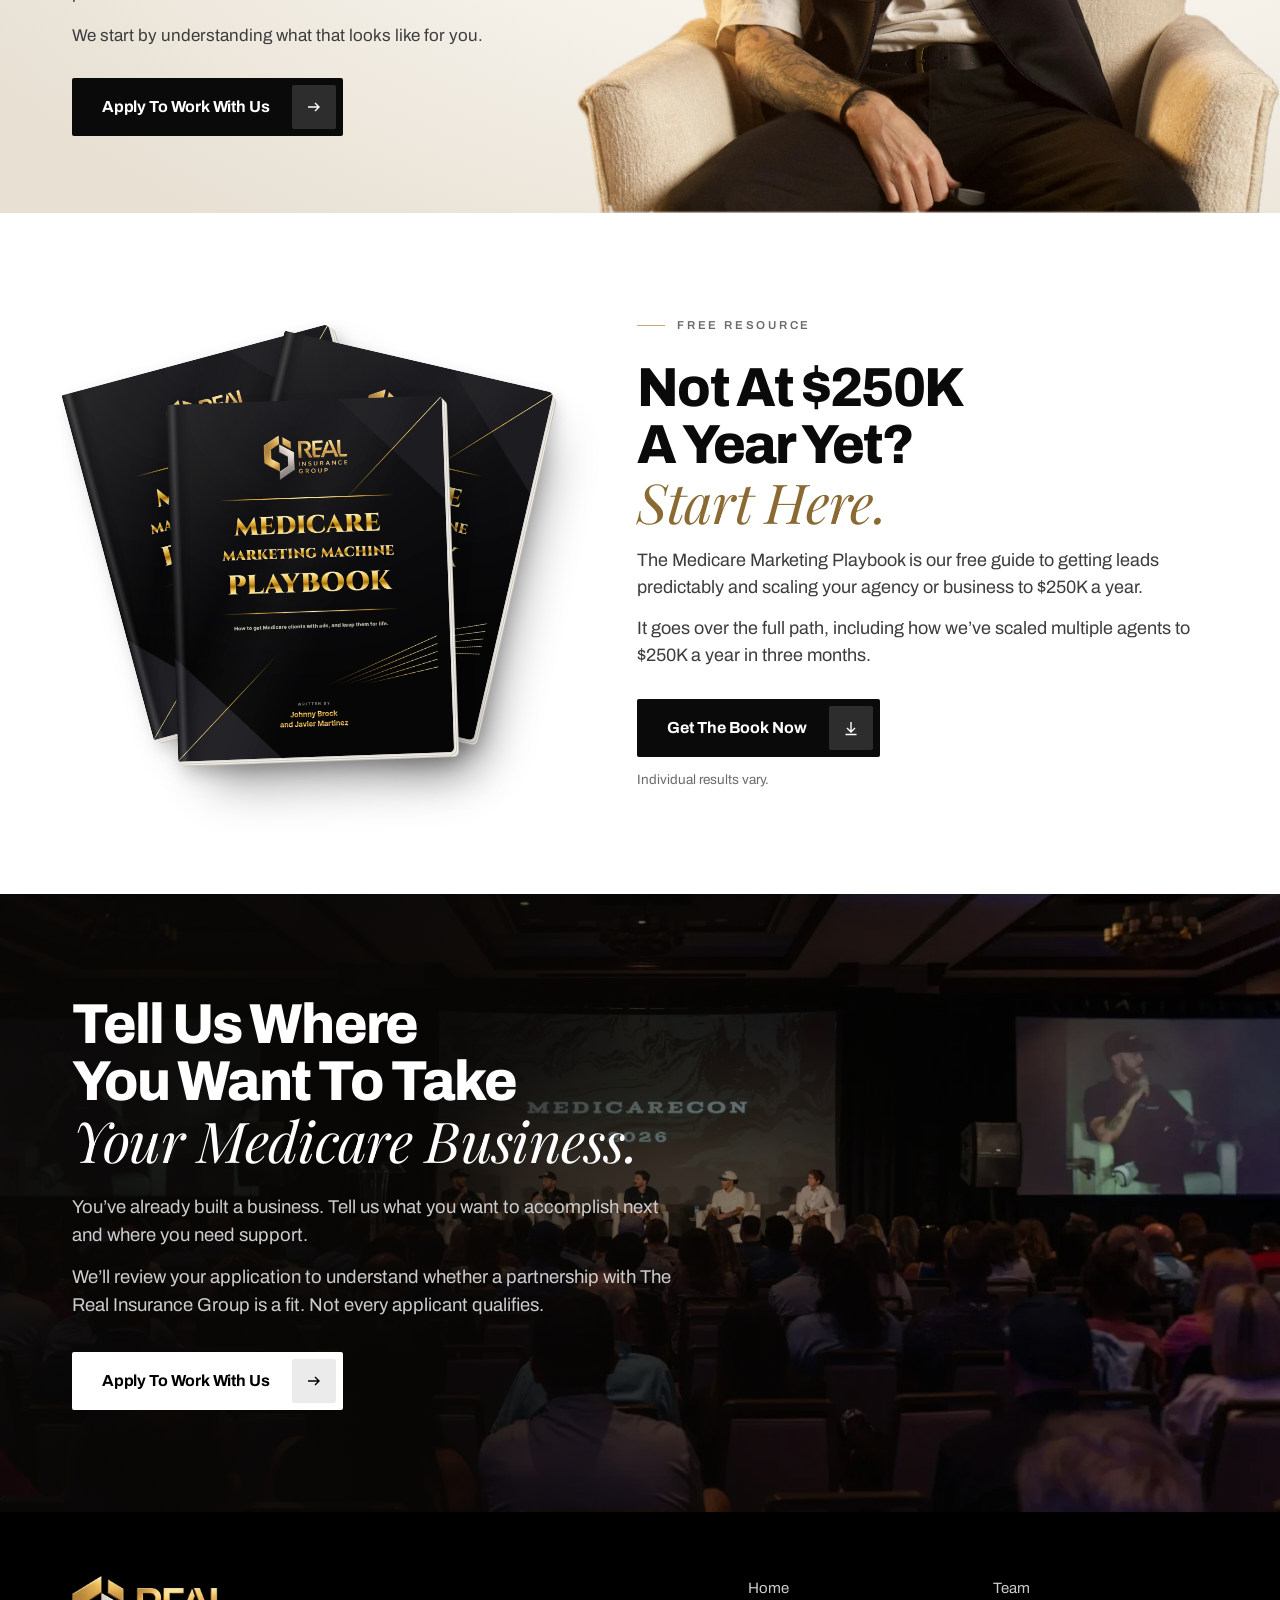
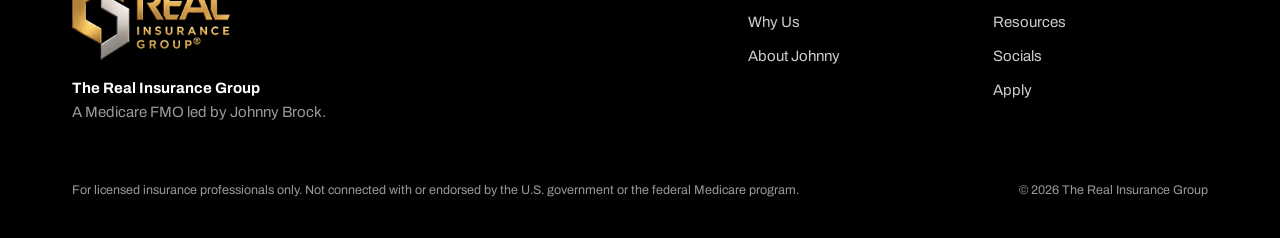
<file: book.html>
<!doctype html>
<html lang="en">
<head>
<meta charset="utf-8">
<meta name="viewport" content="width=device-width,initial-scale=1">
<title>Book Your Strategy Call | The Real Insurance Group</title>
<meta name="robots" content="noindex,nofollow">
<script>
/* Only people who just submitted the survey get this page. survey.js sets the pass. */
window.rigPass = (function () {
  var DAYS = 30, ok = false;
  try { var t = Number(localStorage.getItem('rig_applied')); ok = t > 0 && Date.now() - t < DAYS * 864e5; } catch (e) {}
  return ok || window.name === 'rig_applied';
})();
if (!window.rigPass) location.replace('/');
</script>
<link rel="icon" href="assets/favicon.png?v=2">
<link rel="apple-touch-icon" href="assets/favicon.png?v=2">
<meta name="theme-color" content="#000000">
<link rel="preconnect" href="https://fonts.googleapis.com"><link rel="preconnect" href="https://fonts.gstatic.com" crossorigin>
<link href="https://fonts.googleapis.com/css2?family=Archivo:wdth,wght@62..125,400..800&family=Playfair+Display:ital,wght@1,400&display=swap" rel="stylesheet">
<link rel="preload" as="image" href="assets/johnny-steeple-color.webp">
<link rel="stylesheet" href="styles.css?v=52">
<script async src="https://javmartz04-ship-it.github.io/brandridge-tracker/t.js" data-client="johnny" data-name="Johnny" data-funnel="Main Website"></script>
<style>
html,body{background:#000}
.call{display:grid;grid-template-columns:minmax(0,43fr) minmax(0,57fr);min-height:100svh}
.call-l{position:sticky;top:0;height:100svh;overflow:hidden;background:#000;color:#fff;padding:clamp(24px,2.5vw,38px) clamp(28px,3.6vw,58px)}
.call-logo{width:clamp(104px,8vw,124px);height:auto}
.call-h{position:relative;z-index:1;margin-top:clamp(24px,5.4svh,58px)}
.call-e{display:flex;align-items:center;gap:13px;font-size:13.5px;font-weight:600;letter-spacing:.02em;color:var(--on-d)}
.call-e::before{content:"";width:30px;height:1px;background:var(--gold)}
.call h1{margin-top:clamp(12px,1.9svh,18px);font-size:clamp(34px,min(3.25vw,6.2svh),54px);line-height:1.04;color:#fff;white-space:nowrap}
.call h1 em.e{display:block;color:var(--gold)}
.call-s{margin-top:clamp(12px,1.9svh,18px);max-width:25em;font-size:clamp(16px,1.25vw,18px);line-height:1.5;color:var(--on-d)}
.call-p{position:absolute;right:0;bottom:0;height:min(57svh,92%);width:auto;max-width:none;transform:translateX(7%)}
.call-l::after{content:"";position:absolute;left:0;right:0;bottom:0;height:24%;background:linear-gradient(to top,rgba(0,0,0,.72),transparent);pointer-events:none}
.call-n{position:absolute;z-index:2;left:clamp(28px,3.6vw,58px);bottom:clamp(24px,2.5vw,38px);font-size:13.5px;line-height:1.4;color:var(--on-d)}
.call-n b{display:block;font-size:17px;font-weight:700;color:#fff}
.call-r{display:flex;flex-direction:column;min-height:100svh;background:#fff;padding:clamp(18px,2.2vw,34px) clamp(18px,3.2vw,54px) 0}
.call-c{position:relative;width:100%;max-width:860px;margin:0 auto;min-height:640px}
.call-c iframe{position:relative;display:block;width:100%;min-height:640px;border:0;overflow:hidden}
.call-w{position:absolute;left:0;right:0;top:220px;text-align:center;font-size:15px;color:var(--muted);transition:opacity .3s}
.call-c.on .call-w{opacity:0}
.call-f{width:100%;max-width:860px;margin:auto auto 0;padding:30px 0 24px;border-top:1px solid var(--line);font-size:12.5px;line-height:1.6;color:var(--muted)}
.call-c + .call-f{margin-top:28px}
.call-l > *{animation:callIn .9s var(--ease) both}
.call-p{animation-name:callP;animation-duration:1.2s;animation-delay:.08s}
@keyframes callIn{from{opacity:0;transform:translateY(12px)}}
@keyframes callP{from{opacity:0;transform:translateX(7%) translateY(18px)}}
@media (prefers-reduced-motion:reduce){.call-l > *{animation:none}}
@media (max-width:1000px){
  .call{display:block}
  .call-l{position:relative;height:auto;padding:22px 20px 28px}
  .call-l::after,.call-p,.call-n{display:none}
  .call-h{margin-top:20px}
  .call h1{font-size:clamp(35px,9.6vw,58px);white-space:normal;text-wrap:balance}
  .call-r{min-height:0;padding:14px 12px 0}
  .call-c,.call-c iframe{min-height:720px}
  .call-f{padding:24px 8px}
}
</style>
</head>
<body>
<main class="call">
  <aside class="call-l dark">
    <img class="call-logo" src="assets/rig-logo-nav.webp" width="392" height="208" alt="The Real Insurance Group">
    <header class="call-h">
      <p class="call-e">Application Received</p>
      <h1>Book Your Strategy Call <em class="e">With Johnny Brock.</em></h1>
      <p class="call-s">Thirty minutes, one on one, on your business and where you want to take it.</p>
    </header>
    <img class="call-p" src="assets/johnny-steeple-color.webp" width="1544" height="1398" alt="Johnny Brock" fetchpriority="high">
    <p class="call-n"><b>Johnny Brock</b>Founder And CEO</p>
  </aside>
  <div class="call-r">
    <section class="call-c" id="cal" aria-label="Choose a time for your call"><p class="call-w">Opening Johnny&rsquo;s Calendar</p></section>
    <footer class="call-f">
      <p>For licensed insurance professionals only. Not connected with or endorsed by the U.S. government or the federal Medicare program.</p>
      <p>&copy; 2026 The Real Insurance Group</p>
    </footer>
  </div>
</main>
<script>
/* The calendar is only added for people who passed the check above. */
if (window.rigPass) {
  var CALENDAR = 'BLi0FZlqwBSaLHV8opKb';
  var f = document.createElement('iframe');
  f.src = 'https://link.realinsurancecrm.com/widget/booking/' + CALENDAR;
  f.id = CALENDAR + '_booking';
  f.title = 'Choose a time for your call';
  f.scrolling = 'no';
  f.addEventListener('load', function () { document.getElementById('cal').classList.add('on'); });
  document.getElementById('cal').appendChild(f);
  var s = document.createElement('script');
  s.src = 'https://link.realinsurancecrm.com/js/form_embed.js';
  s.async = true;
  document.body.appendChild(s);
}
</script>
</body>
</html>
</file>
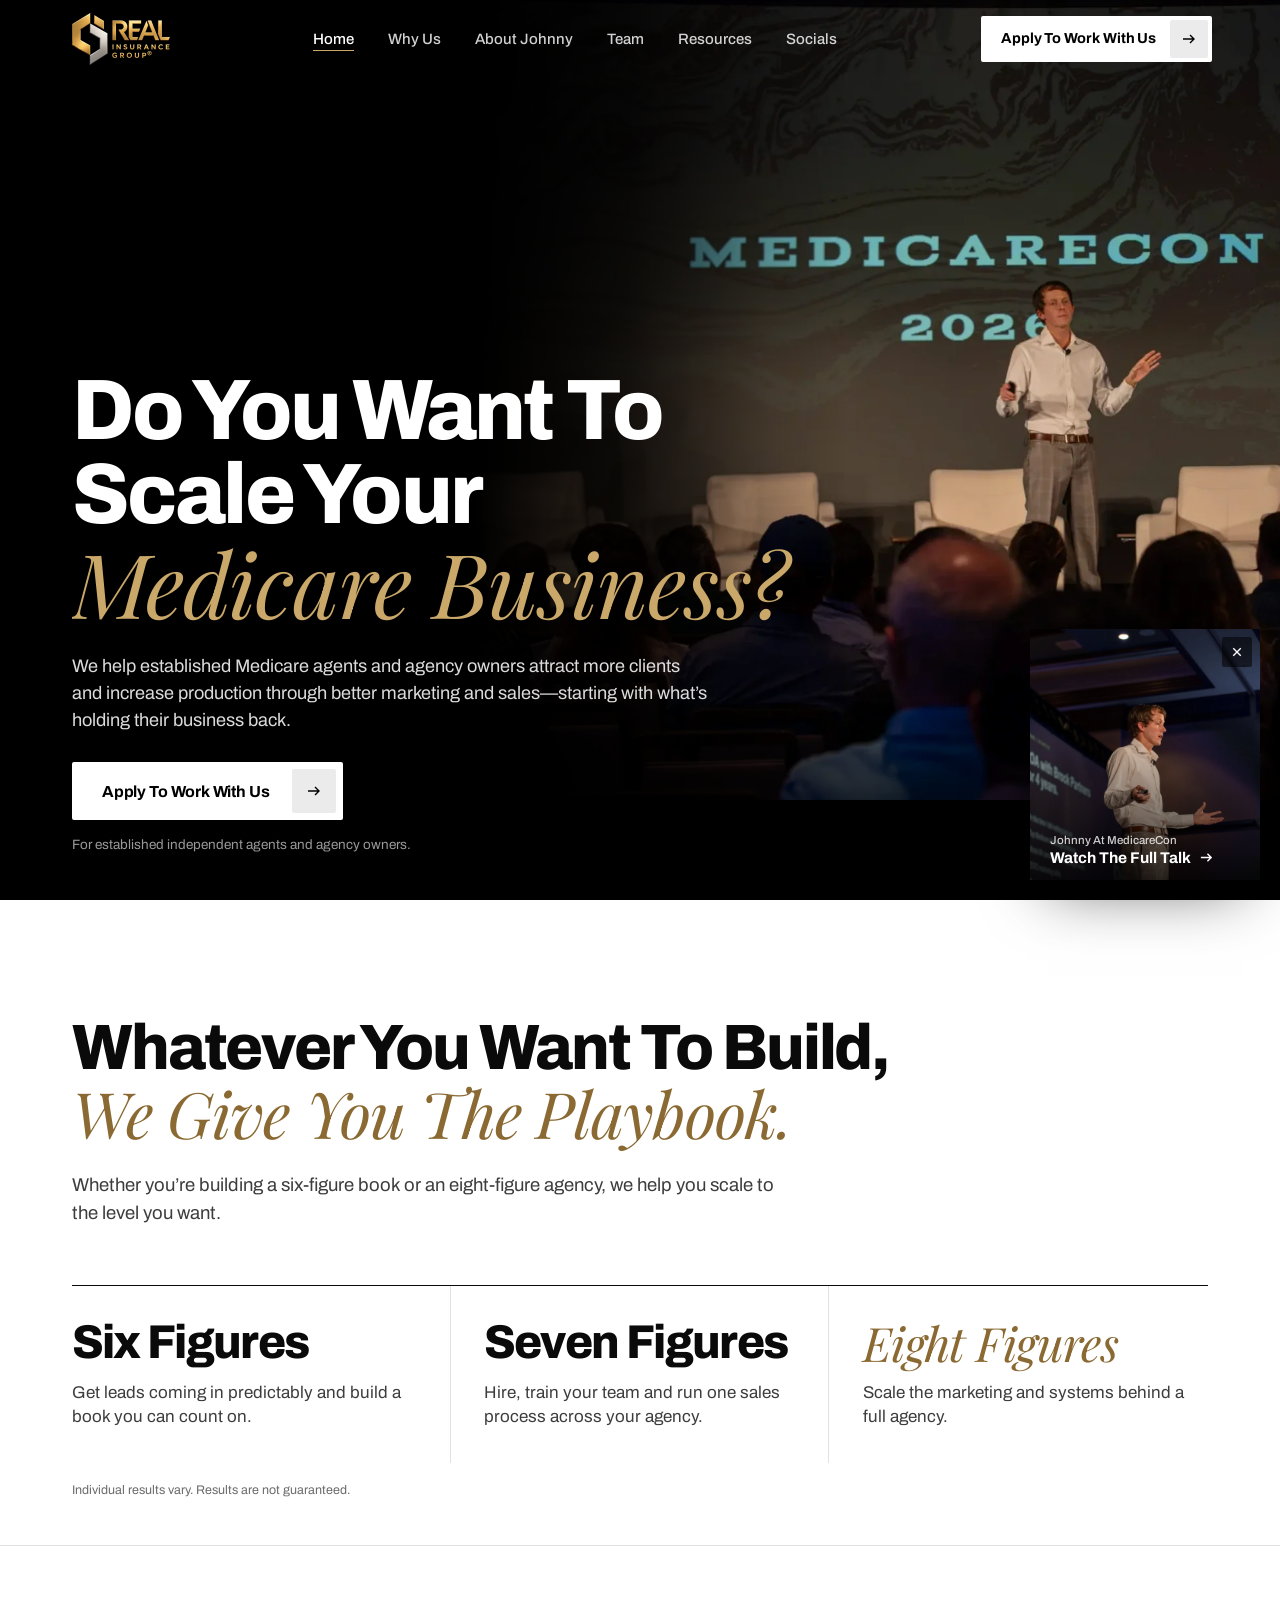
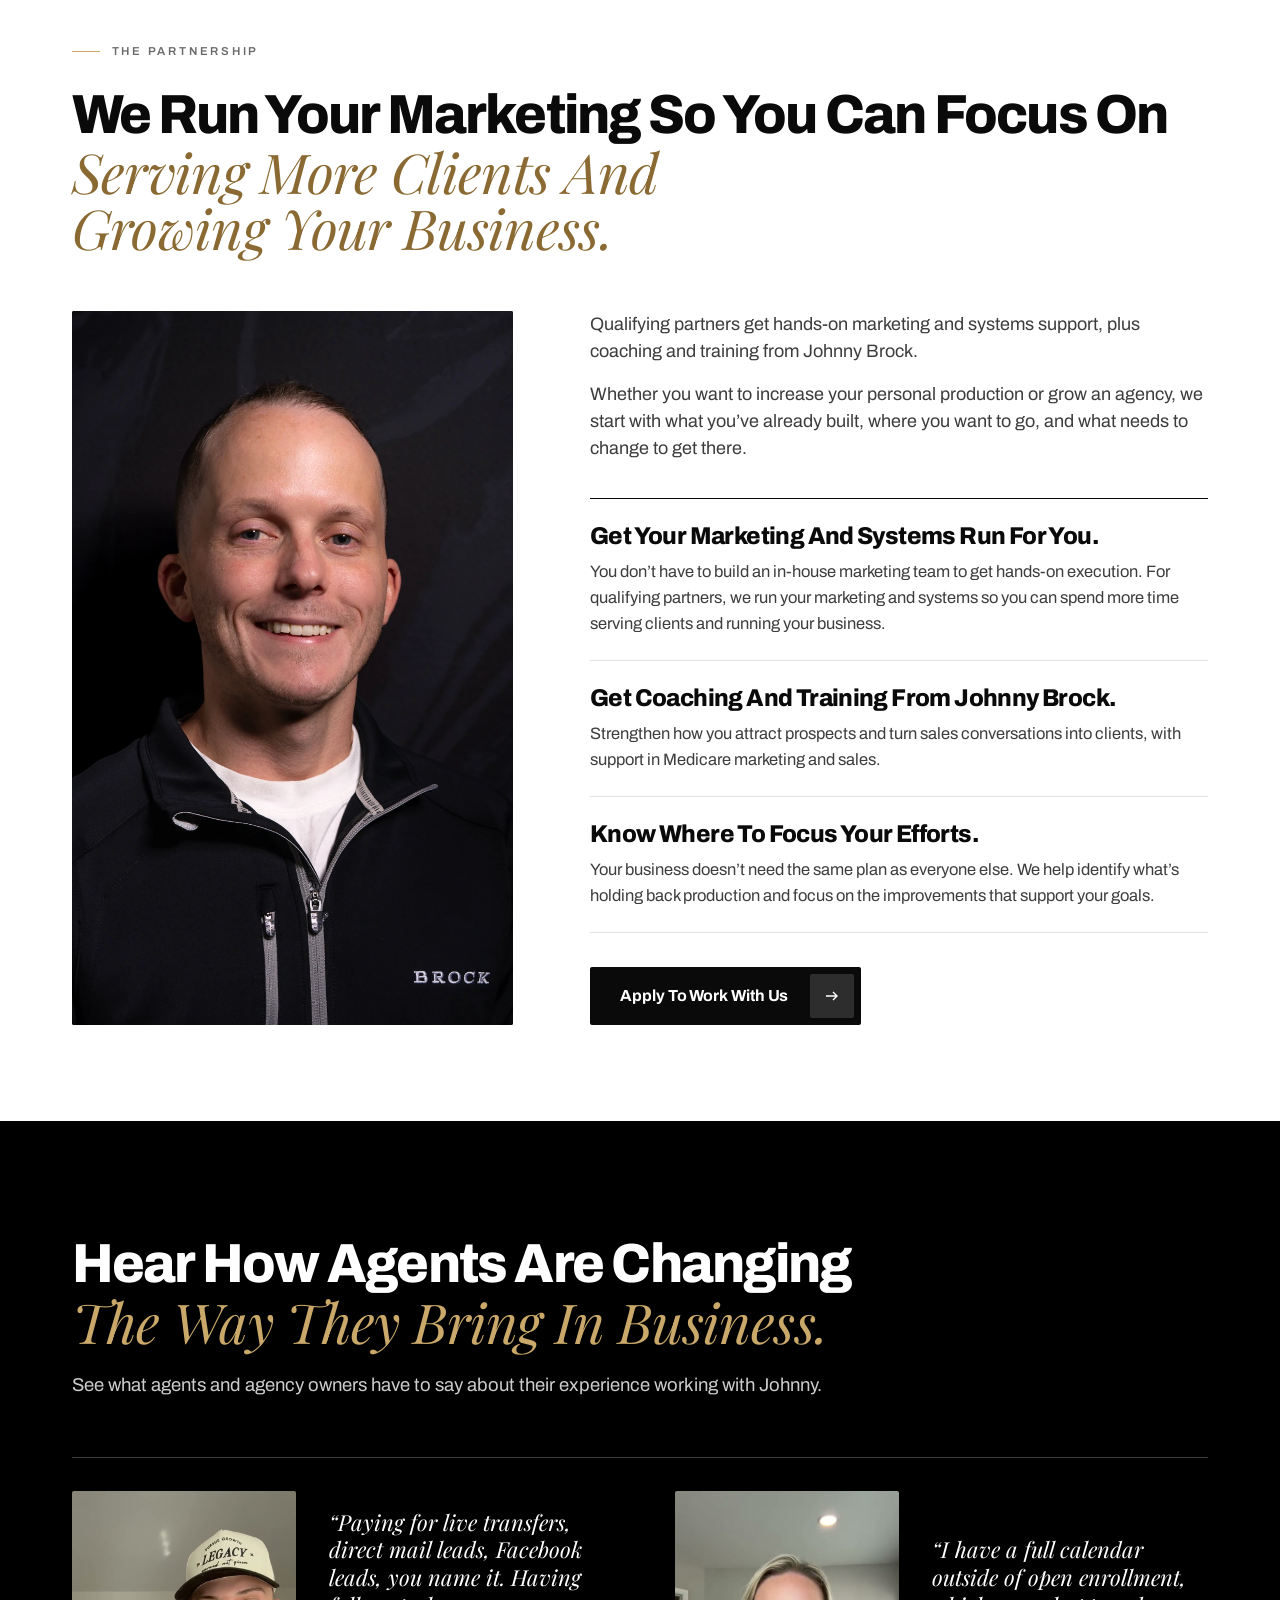
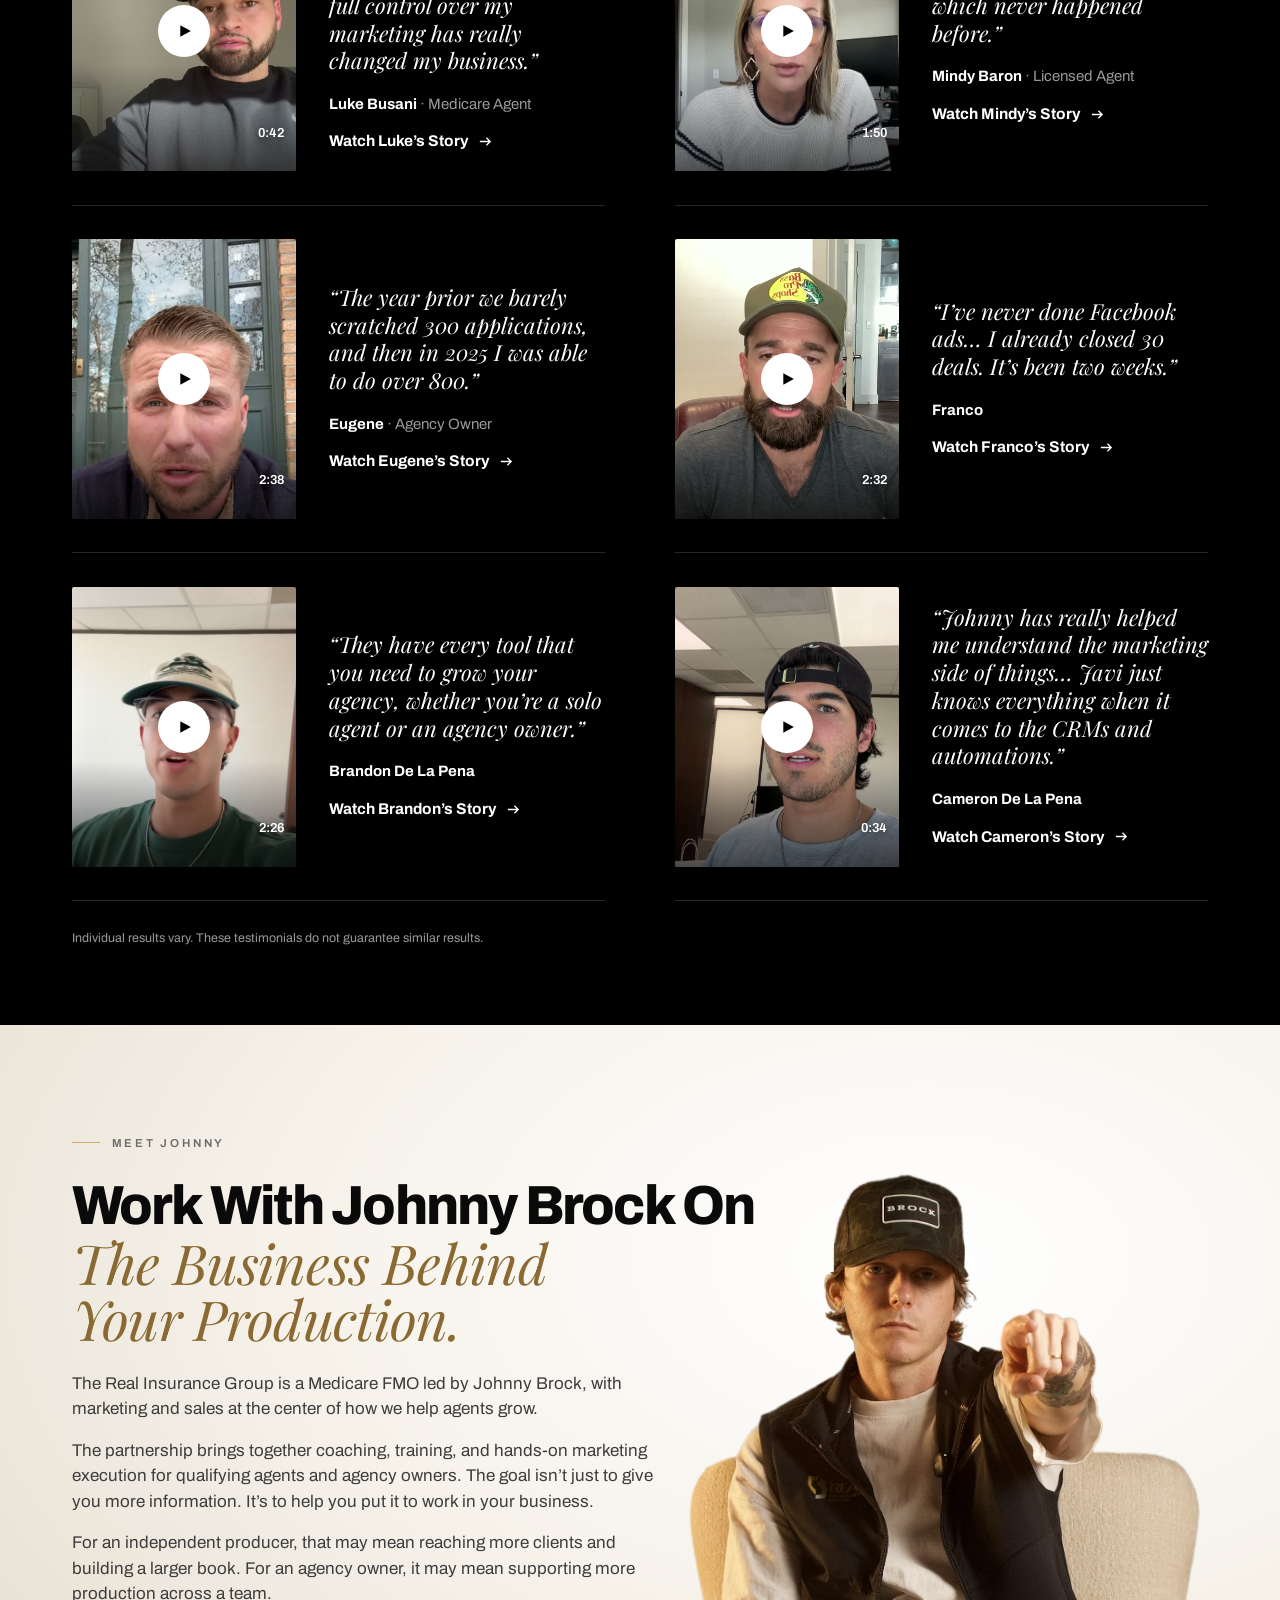
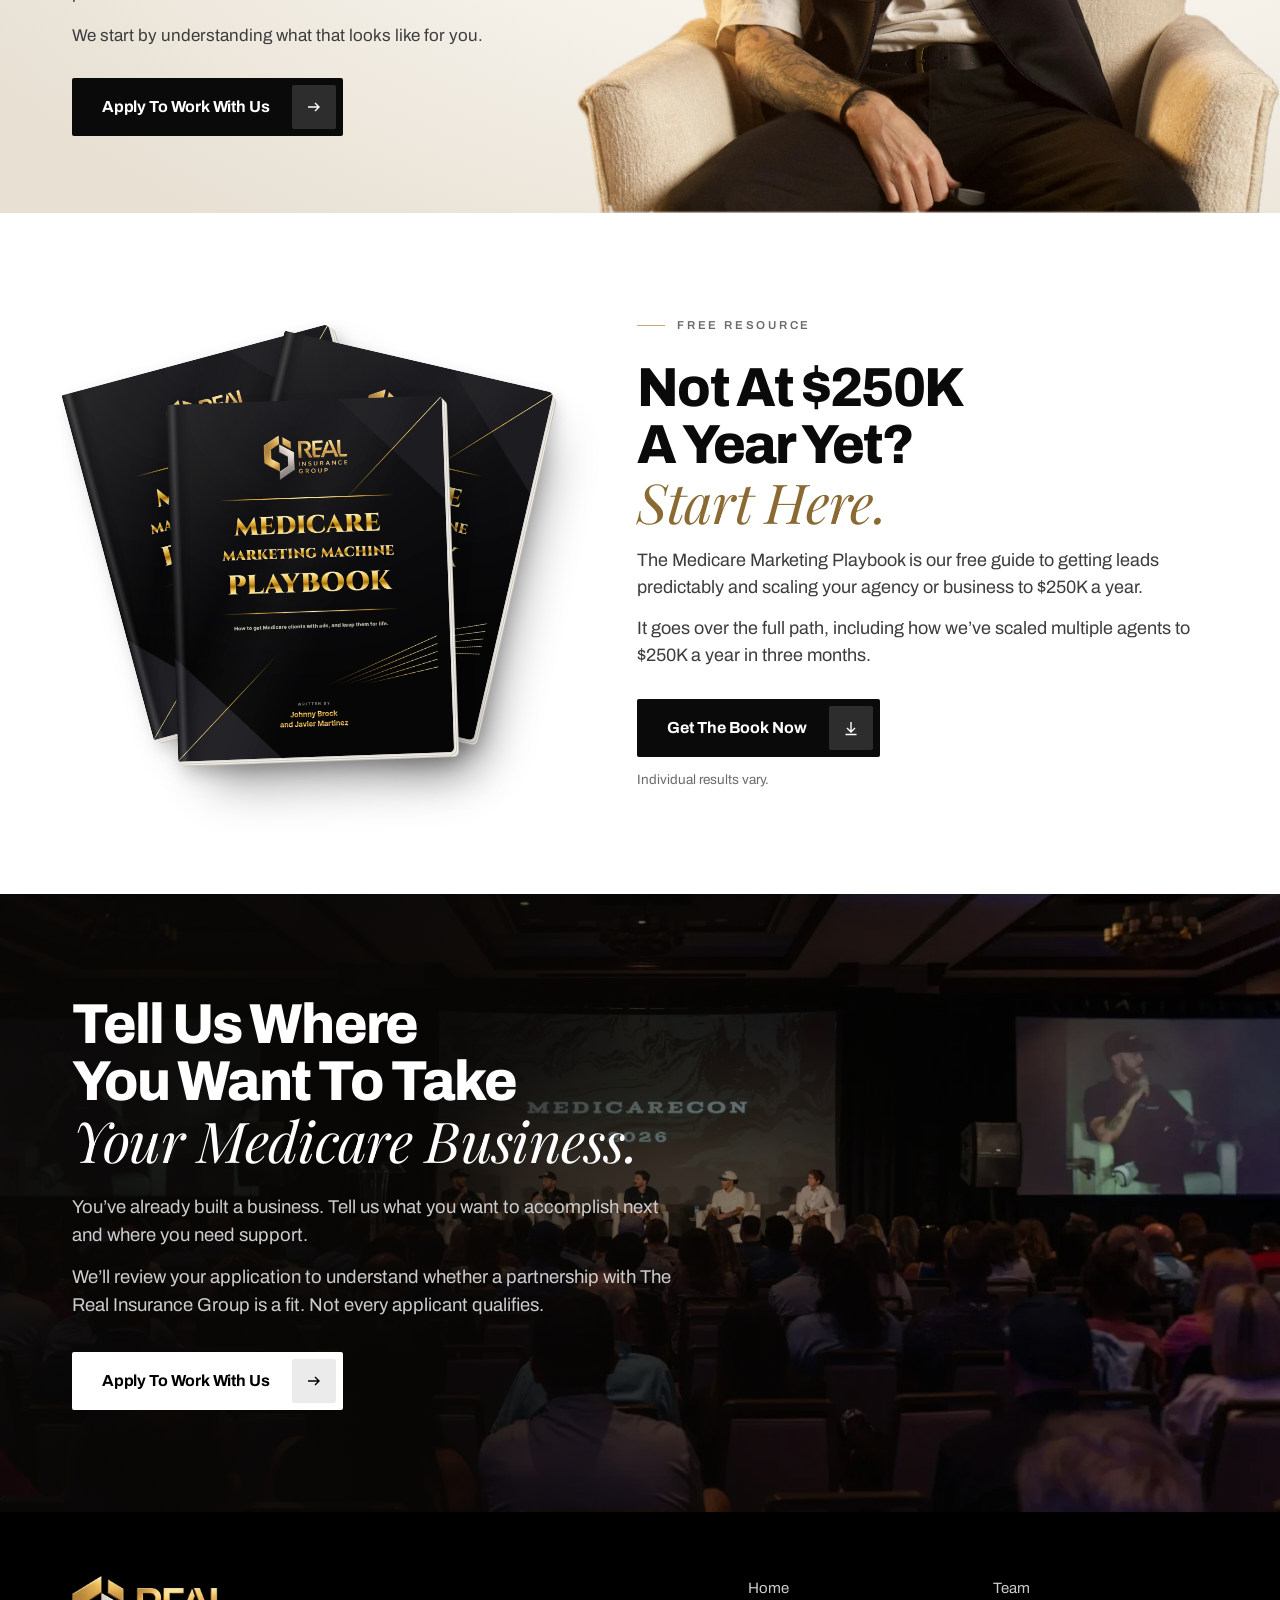
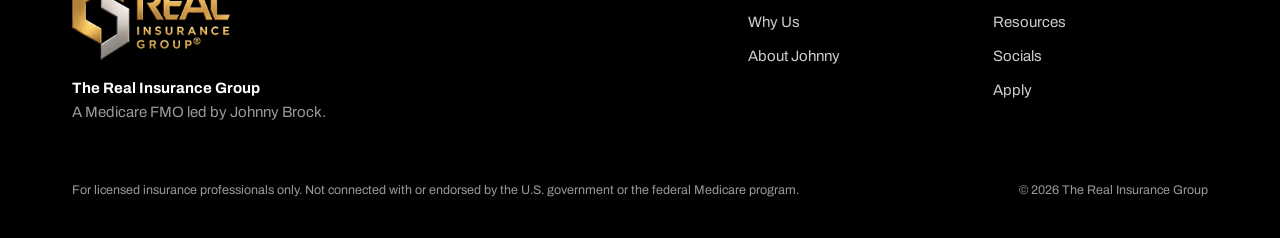
<file: booked.html>
<!doctype html>
<html lang="en">
<head>
<meta charset="utf-8">
<meta name="viewport" content="width=device-width,initial-scale=1">
<title>You're Booked | The Real Insurance Group</title>
<meta name="robots" content="noindex,nofollow">
<script>
/* GHL may open this page inside the calendar frame. Take over the whole window. */
try { if (window.top !== window.self && window.top.location.origin === location.origin) window.top.location.replace(location.href); } catch (e) {}
/* Same pass as book.html: only people who applied get here. */
(function () {
  var ok = false;
  try { var t = Number(localStorage.getItem('rig_applied')); ok = t > 0 && Date.now() - t < 30 * 864e5; } catch (e) {}
  if (!ok && window.name !== 'rig_applied') location.replace('/');
})();
</script>
<link rel="icon" href="assets/favicon.png?v=2">
<link rel="apple-touch-icon" href="assets/favicon.png?v=2">
<meta name="theme-color" content="#000000">
<link rel="preconnect" href="https://fonts.googleapis.com"><link rel="preconnect" href="https://fonts.gstatic.com" crossorigin>
<link href="https://fonts.googleapis.com/css2?family=Archivo:wdth,wght@62..125,400..800&family=Playfair+Display:ital,wght@1,400&display=swap" rel="stylesheet">
<link rel="preload" as="image" href="assets/booked-poster.webp">
<link rel="stylesheet" href="styles.css?v=52">
<script async src="https://javmartz04-ship-it.github.io/brandridge-tracker/t.js" data-client="johnny" data-name="Johnny" data-funnel="Main Website"></script>
<style>
html,body{background:#000}
.tk{color:#fff;background:#000;padding:clamp(22px,2.4vw,34px) var(--pad) clamp(64px,6vw,96px)}
.tk-in{max-width:1320px;margin:0 auto}
.tk .tk-in{max-width:min(1320px,max(900px,calc((100svh - 350px)*1.778 + 404px)))}
.tk-logo{display:block;width:clamp(104px,8vw,124px);height:auto;margin:0 auto}
.tk-h{text-align:center;margin-top:clamp(20px,2.4vw,34px)}
.tk-e{display:inline-flex;align-items:center;gap:13px;font-size:13.5px;font-weight:600;letter-spacing:.02em;color:var(--on-d)}
.tk-e::before,.tk-e::after{content:"";width:30px;height:1px;background:var(--gold)}
.tk h1{margin-top:12px;font-size:clamp(35px,3.6vw,58px);line-height:1.03;text-wrap:balance}
.tk h1 em.e{display:block;color:var(--gold)}
.tk-s{max-width:640px;margin:16px auto 0;font-size:clamp(16px,1.25vw,19px);line-height:1.5;color:var(--on-d)}
.tk-g{display:grid;grid-template-columns:minmax(0,1fr) clamp(300px,27vw,380px);gap:clamp(16px,1.6vw,24px);margin-top:clamp(26px,2.6vw,38px);align-items:start}
.tk .vsl{box-shadow:0 0 0 1px var(--line-d2),0 40px 90px -30px rgba(0,0,0,.9)}
.tk .vsl-go{align-items:center;justify-content:center;gap:14px;padding:0;background:radial-gradient(60% 75% at 50% 50%,rgba(0,0,0,.3),rgba(0,0,0,.06))}
.tk .vsl-p{width:clamp(70px,6.4vw,100px)}
.tk-ch{display:flex;flex-direction:column;height:0;min-height:100%;background:#0b0b0b;border:1px solid var(--line-d);border-radius:var(--r)}
.tk-ch h2{padding:16px 18px 14px;border-bottom:1px solid var(--line-d);font-size:13.5px;font-weight:600;letter-spacing:.02em;line-height:1.3;color:var(--on-d)}
.tk-ch ol{flex:1;display:flex;flex-direction:column;margin:0;padding:0;list-style:none;overflow:auto}
.tk-ch li{flex:1;display:flex}
.tk-ch li + li{border-top:1px solid #1c1c1c}
.tk-ch button{flex:1;display:grid;grid-template-columns:30px 1fr auto;align-items:center;gap:10px;min-height:40px;padding:5px 18px;text-align:left;font-size:14.5px;font-weight:600;line-height:1.25;color:var(--on-d);transition:background .2s,color .2s}
.tk-ch button:hover{background:#141414;color:#fff}
.tk-ch i{font-family:var(--serif);font-size:17px;font-style:italic;color:var(--gold)}
.tk-ch time{font-size:12.5px;font-weight:500;font-variant-numeric:tabular-nums;color:var(--on-d-m)}
.tk-ch button[aria-current="true"]{background:#161410;color:#fff;box-shadow:inset 2px 0 0 var(--gold)}
.tk-ch button[aria-current="true"] time{color:var(--gold)}
.tk-b{background:#fff;color:var(--ink);padding:clamp(64px,6.4vw,104px) var(--pad)}
.tk-b-in{max-width:1320px;margin:0 auto;display:grid;grid-template-columns:minmax(0,5fr) minmax(0,7fr);gap:clamp(32px,5vw,90px);align-items:start}
.tk-b h2{font-size:clamp(34px,3.6vw,56px)}
.tk-b h2 em.e{display:block;color:var(--green-2)}
.tk-b .lead{margin-top:18px;max-width:30em;font-size:clamp(16px,1.2vw,18px);color:var(--body)}
.tk-l{margin:0;padding:0;list-style:none;border-top:1px solid var(--line)}
.tk-l li{display:grid;grid-template-columns:48px 1fr;align-items:baseline;padding:20px 0;border-bottom:1px solid var(--line);font-size:clamp(17px,1.35vw,21px);font-weight:600;line-height:1.35}
.tk-l b{font-family:var(--serif);font-size:20px;font-style:italic;font-weight:400;color:var(--green-2)}
.tk-m{margin-top:26px;padding-top:18px;border-top:1px solid var(--line);max-width:30em;font-size:15px;line-height:1.5;color:var(--muted)}
.tk-f{background:#000;color:var(--on-d-m);padding:30px var(--pad) 32px;text-align:center;font-size:12.5px;line-height:1.6}
@media (max-width:1000px){
  .tk-g{grid-template-columns:1fr}
  .tk-ch{height:auto;min-height:0}
  .tk-ch ol{overflow:visible}
  .tk-ch button{min-height:46px}
  .tk-b-in{grid-template-columns:1fr}
  .tk-b-in > div{display:contents}
  .tk-m{order:3;margin-top:-8px;padding-top:0;border-top:0}
}
@media (max-width:640px){
  .tk .vsl-go{gap:7px}
  .tk .vsl-p{width:56px}
  .tk .vsl-l{display:none}
  .tk-ch button{padding:6px 14px;font-size:14px}
  .tk-l li{grid-template-columns:40px 1fr;padding:17px 0}
}
</style>
</head>
<body>
<main>
<section class="tk">
  <div class="tk-in">
    <img class="tk-logo" src="assets/rig-logo-nav.webp" width="392" height="208" alt="The Real Insurance Group">
    <header class="tk-h">
      <p class="tk-e">You&rsquo;re Booked</p>
      <h1>You&rsquo;re On Johnny&rsquo;s Calendar. <em class="e">Watch This Before Your Call.</em></h1>
      <p class="tk-s">It answers what every agency owner asks before they make a move, and it saves about 20 minutes on your call.</p>
    </header>
    <div class="tk-g">
      <div class="vsl" id="vsl"><video id="vslV" src="assets/video/booked-vsl.mp4" poster="assets/booked-poster.webp" preload="metadata" playsinline width="1920" height="1080"></video><button type="button" class="vsl-go" id="vslGo" aria-label="Play the video, 7 minutes"><span class="vsl-p"><i></i><i></i><b><svg viewBox="0 0 12 12" fill="currentColor"><path d="M2 1l9 5-9 5z"/></svg></b></span><span class="vsl-l">Watch Before Your Call <small>7 Min</small></span></button></div>
      <nav class="tk-ch" aria-label="Video chapters">
        <h2>Jump To A Question</h2>
        <ol id="chapters"></ol>
      </nav>
    </div>
  </div>
</section>

<section class="tk-b">
  <div class="tk-b-in">
    <div>
      <h2>What To Have Ready <em class="e">For The Call.</em></h2>
      <p class="lead">Ballpark is fine. This is what Johnny goes through on the call, so have it close.</p>
      <p class="tk-m">Need to move the time? Use the link in your confirmation text. Don&rsquo;t just skip it.</p>
    </div>
    <ol class="tk-l">
      <li><b>01</b>How many agents you have, and whether they&rsquo;re brokers or LOAs</li>
      <li><b>02</b>Which carriers you&rsquo;re with</li>
      <li><b>03</b>How many apps you wrote last year or last month</li>
      <li><b>04</b>Where your leads come from</li>
      <li><b>05</b>What you spend a month, and roughly what comes back</li>
      <li><b>06</b>How you train a new agent today, even if the answer is &ldquo;I do it&rdquo; or &ldquo;I don&rsquo;t&rdquo;</li>
    </ol>
  </div>
</section>
</main>
<footer class="tk-f">
  <p>For licensed insurance professionals only. Not connected with or endorsed by the U.S. government or the federal Medicare program.</p>
  <p>&copy; 2026 The Real Insurance Group</p>
</footer>
<script>
(function () {
  // Chapter start times, read off the title cards in the video.
  var CH = [
    [38, 'What We’ll Look At On The Call'],
    [80, 'How Would You Train My Agents?'],
    [147, 'How Does The Contract Move Work?'],
    [190, 'What About My Comp And My Book?'],
    [252, 'Who Pays For The Ads?'],
    [282, 'What If It Doesn’t Work?'],
    [309, 'What If My Agency Wants To Leave Later?'],
    [353, 'Is The Marketing Compliant?'],
    [369, 'What To Bring']
  ];
  var box = document.getElementById('vsl'), v = document.getElementById('vslV'), go = document.getElementById('vslGo'), ol = document.getElementById('chapters');
  var fmt = function (s) { return Math.floor(s / 60) + ':' + String(s % 60).padStart(2, '0'); };
  ol.innerHTML = CH.map(function (c, n) { return '<li><button type="button" data-t="' + c[0] + '"><i>' + String(n + 1).padStart(2, '0') + '</i><span>' + c[1] + '</span><time>' + fmt(c[0]) + '</time></button></li>'; }).join('');
  var btns = [].slice.call(ol.querySelectorAll('button'));
  var seek = function (t) { try { v.currentTime = t; } catch (e) {} };
  // Silent loop while on screen; play restarts it from the top with sound.
  var still = matchMedia('(prefers-reduced-motion: reduce)').matches;
  var preview = function () { if (still) return; v.muted = true; v.setAttribute('muted', ''); v.loop = true; v.play().catch(function () {}); };
  if (!still) {
    v.preload = 'auto';
    new IntersectionObserver(function (en) { if (box.classList.contains('on')) return; if (en[0].isIntersecting) preview(); else v.pause(); }, { threshold: .35 }).observe(box);
  }
  var start = function (t) {
    box.classList.add('on'); v.controls = true; v.loop = false; v.muted = false; v.removeAttribute('muted');
    if (typeof t !== 'number') t = 0;
    {
      if (v.readyState >= 1) seek(t);
      else v.addEventListener('loadedmetadata', function () { seek(t); }, { once: true });
    }
    v.play().catch(function () {});
  };
  go.addEventListener('click', function () { start(); v.focus(); });
  btns.forEach(function (b) { b.addEventListener('click', function () { start(Number(b.dataset.t)); if (innerWidth <= 1000) box.scrollIntoView({ behavior: 'smooth', block: 'center' }); }); });
  v.addEventListener('timeupdate', function () {
    var cur = -1;
    CH.forEach(function (c, n) { if (v.currentTime >= c[0]) cur = n; });
    btns.forEach(function (b, n) { b.setAttribute('aria-current', String(n === cur && box.classList.contains('on'))); });
  });
  v.addEventListener('ended', function () { v.controls = false; box.classList.remove('on'); btns.forEach(function (b) { b.setAttribute('aria-current', 'false'); }); seek(0); preview(); });
})();
</script>
</body>
</html>
</file>
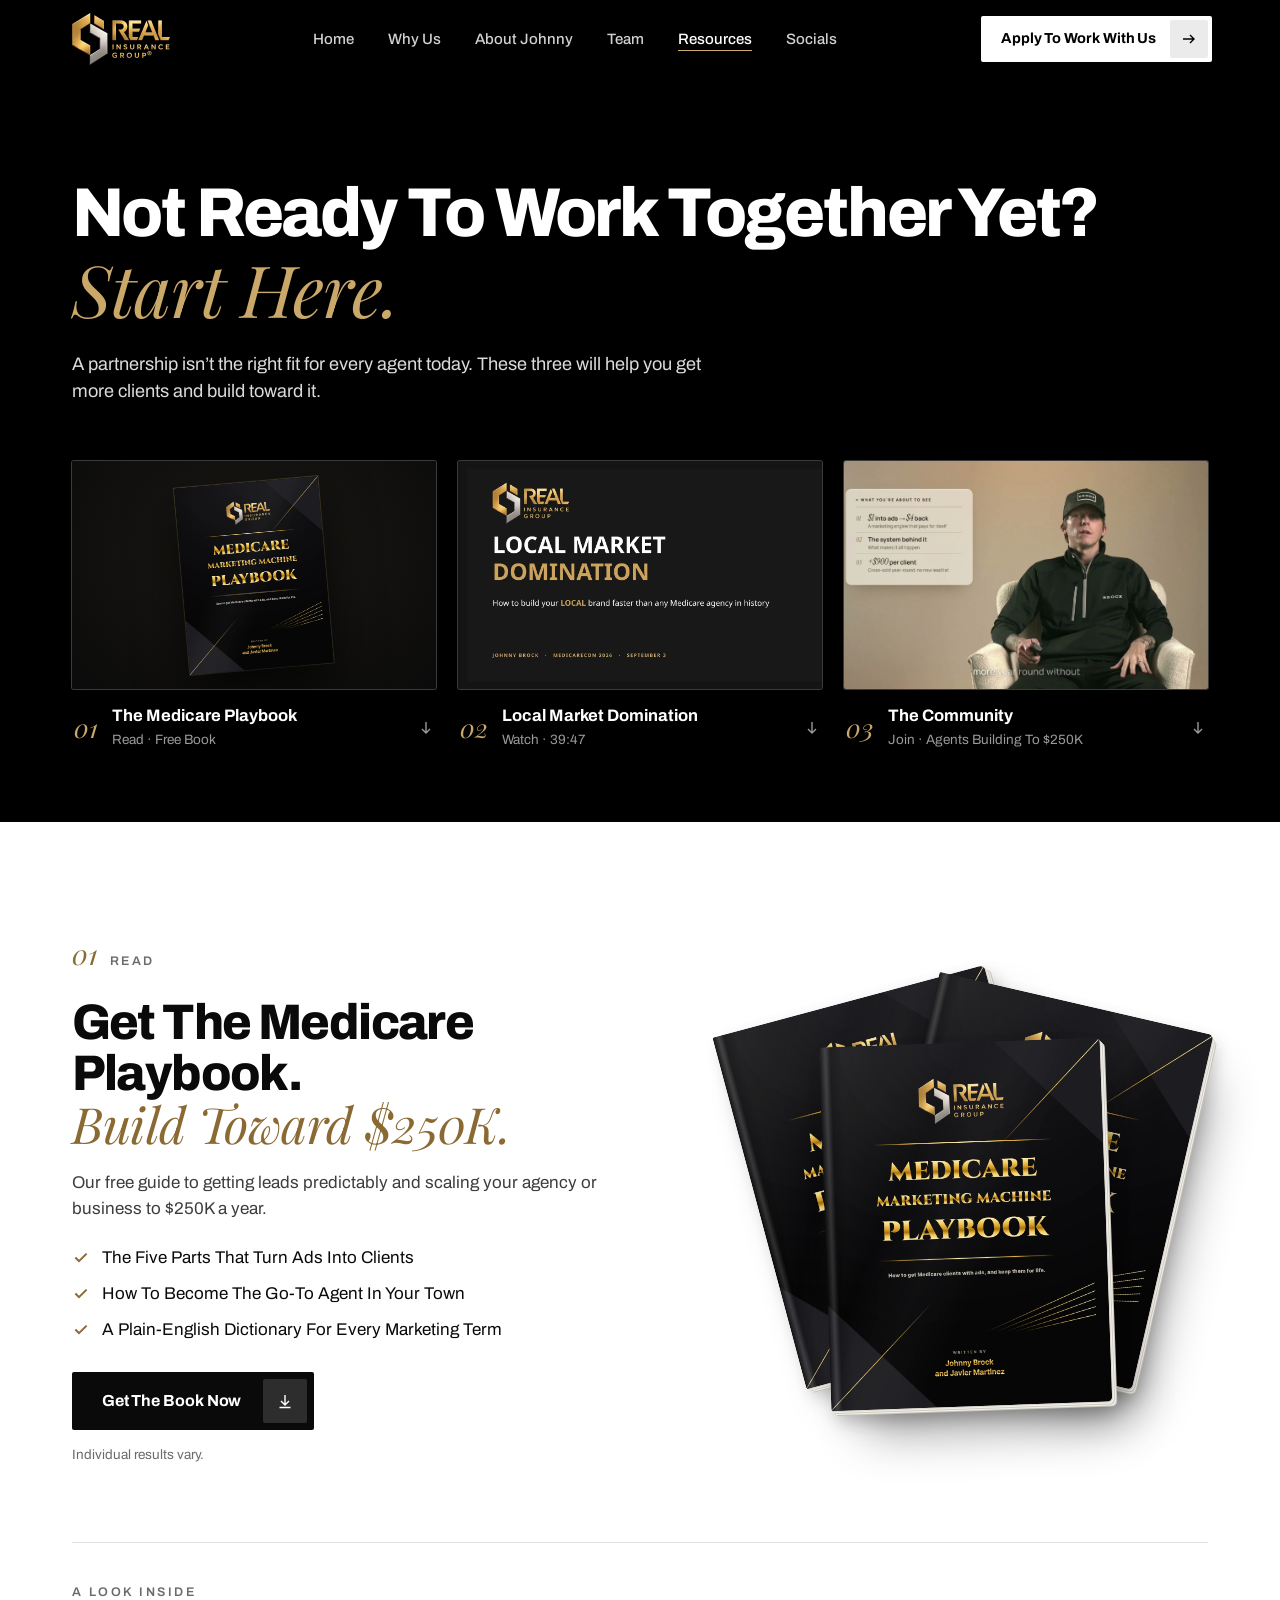
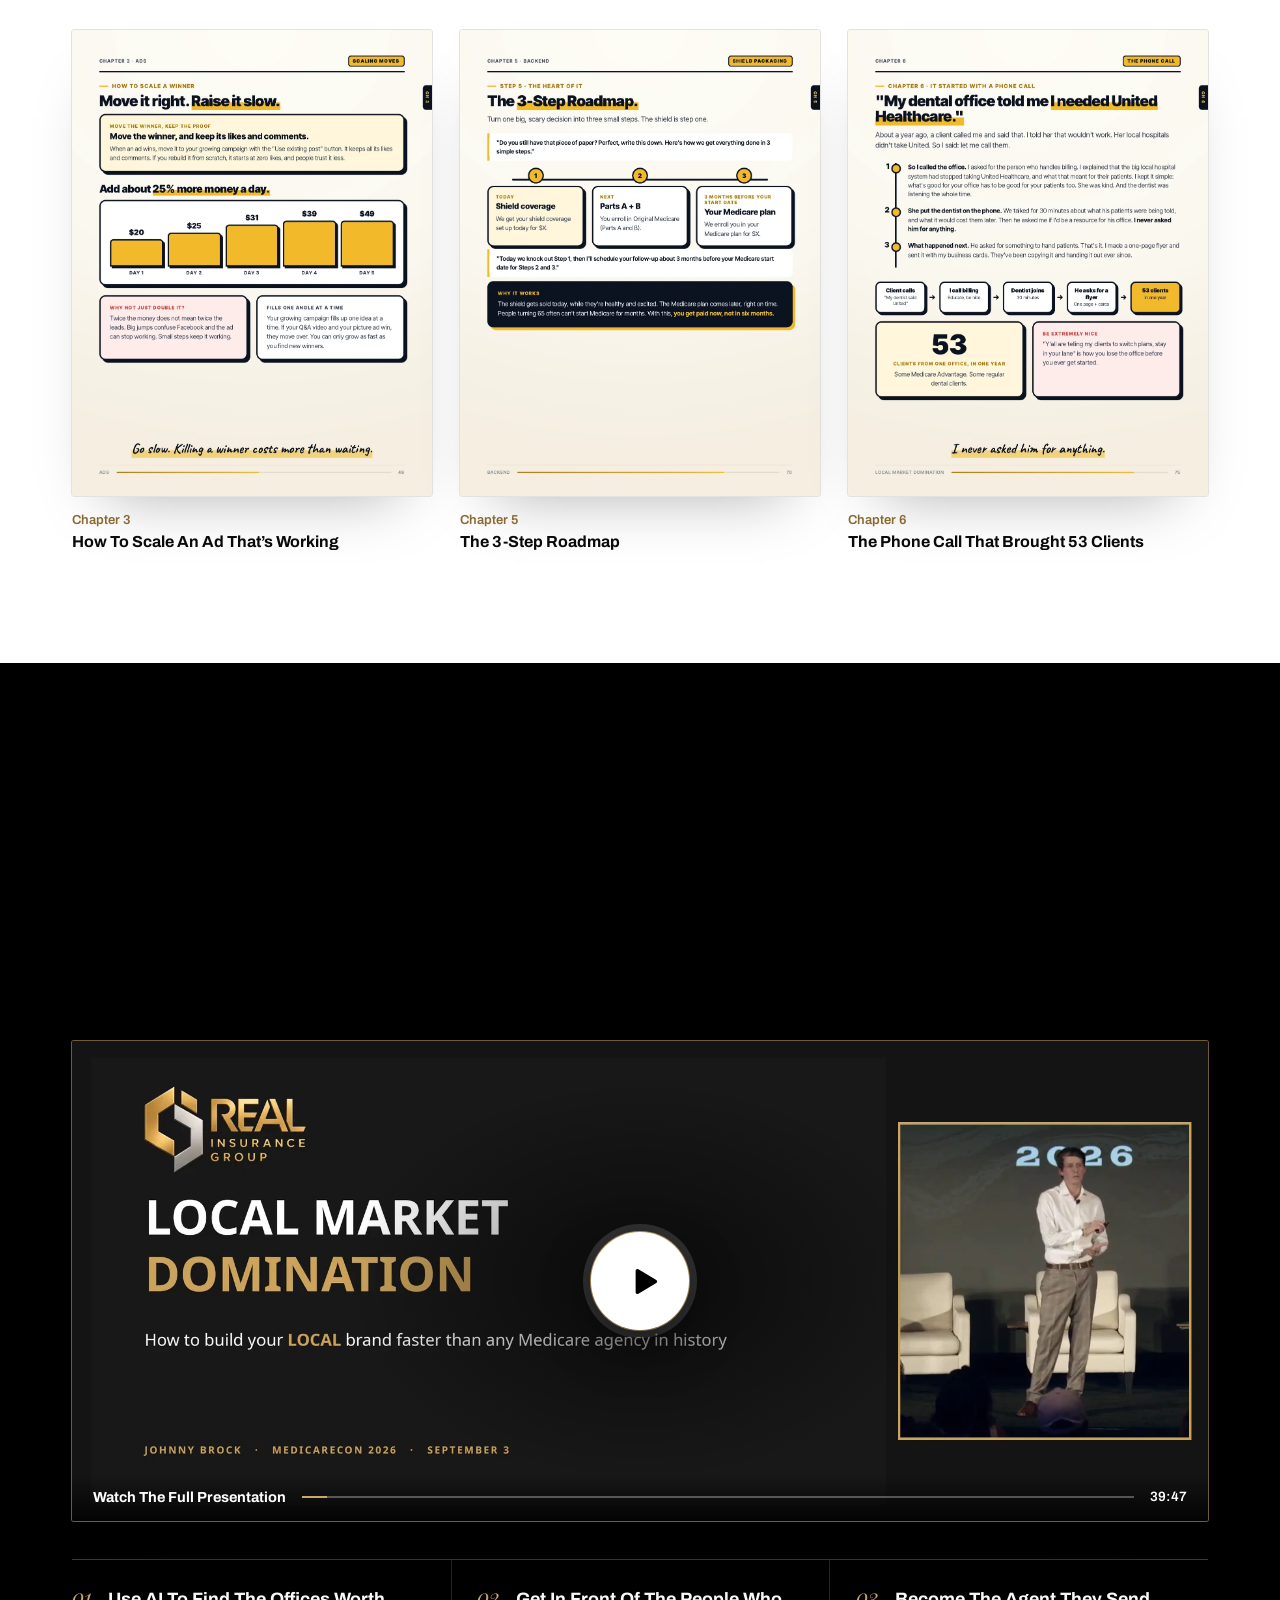
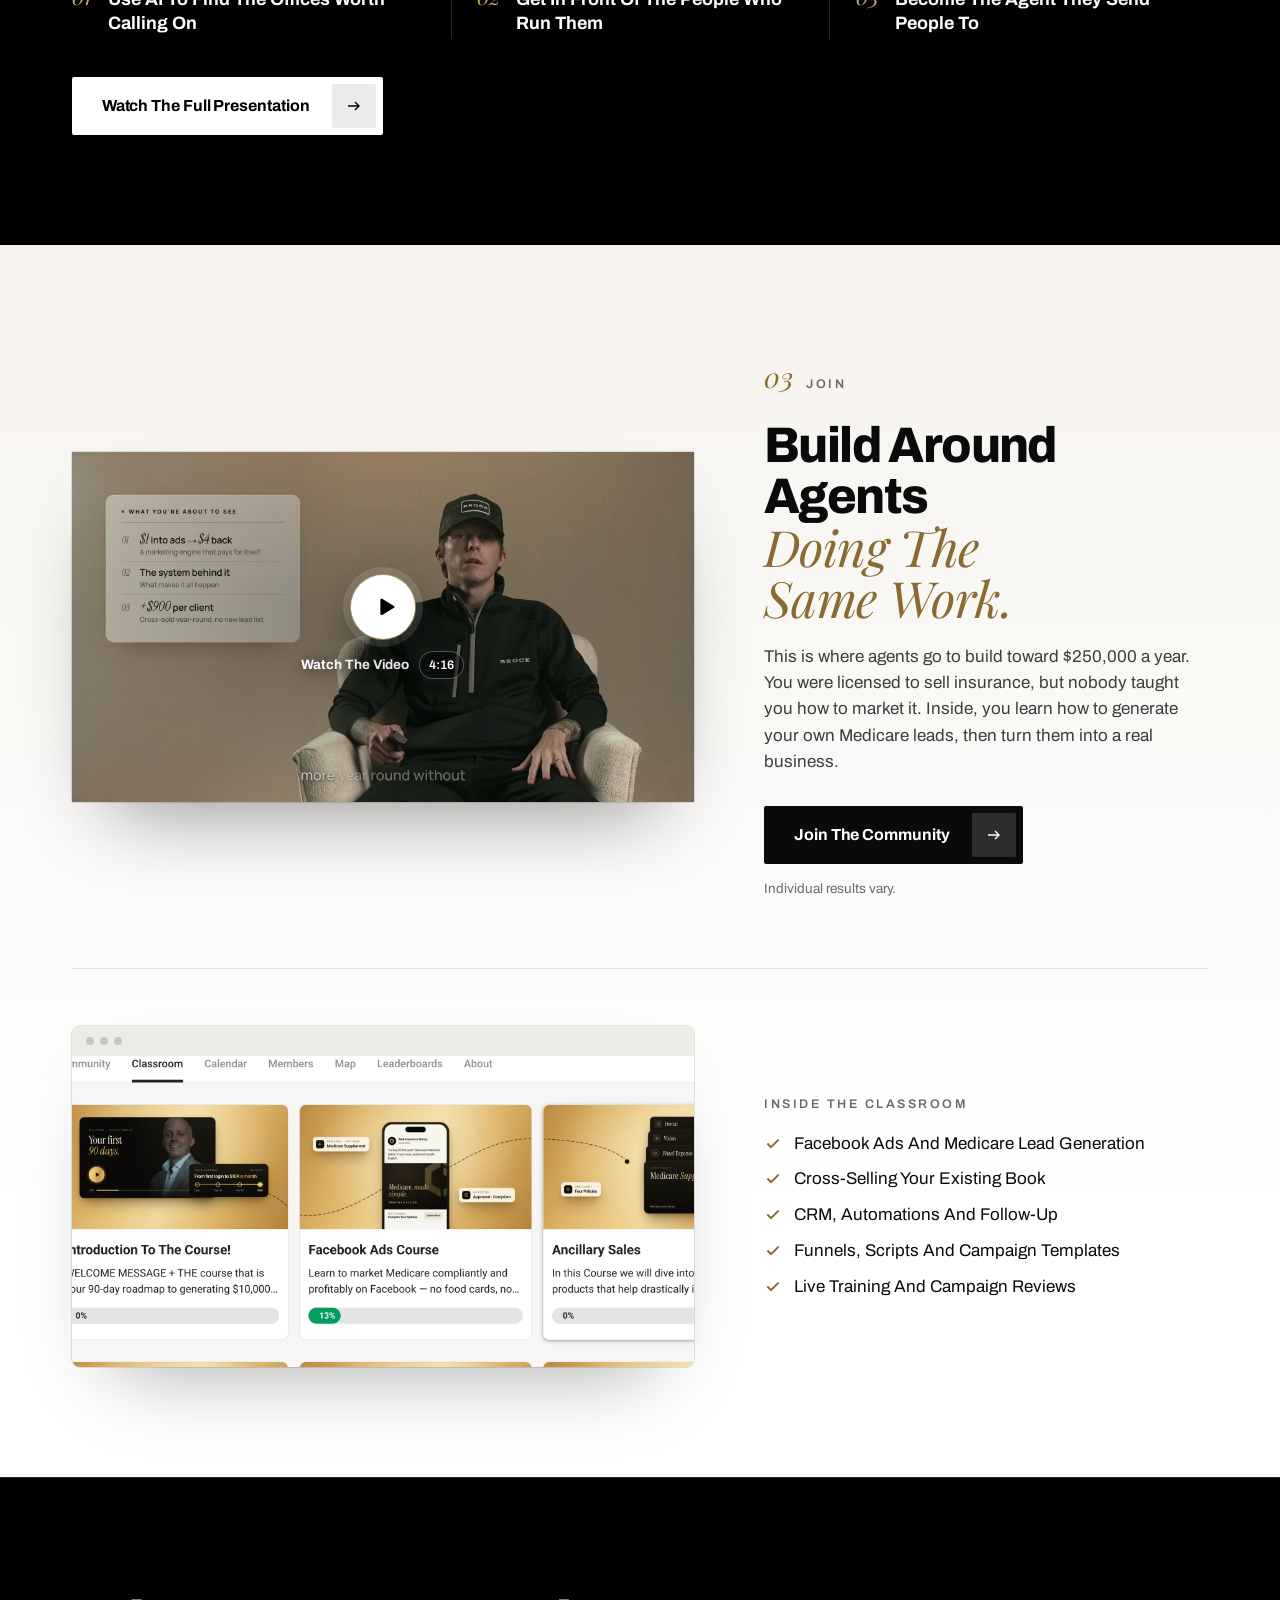
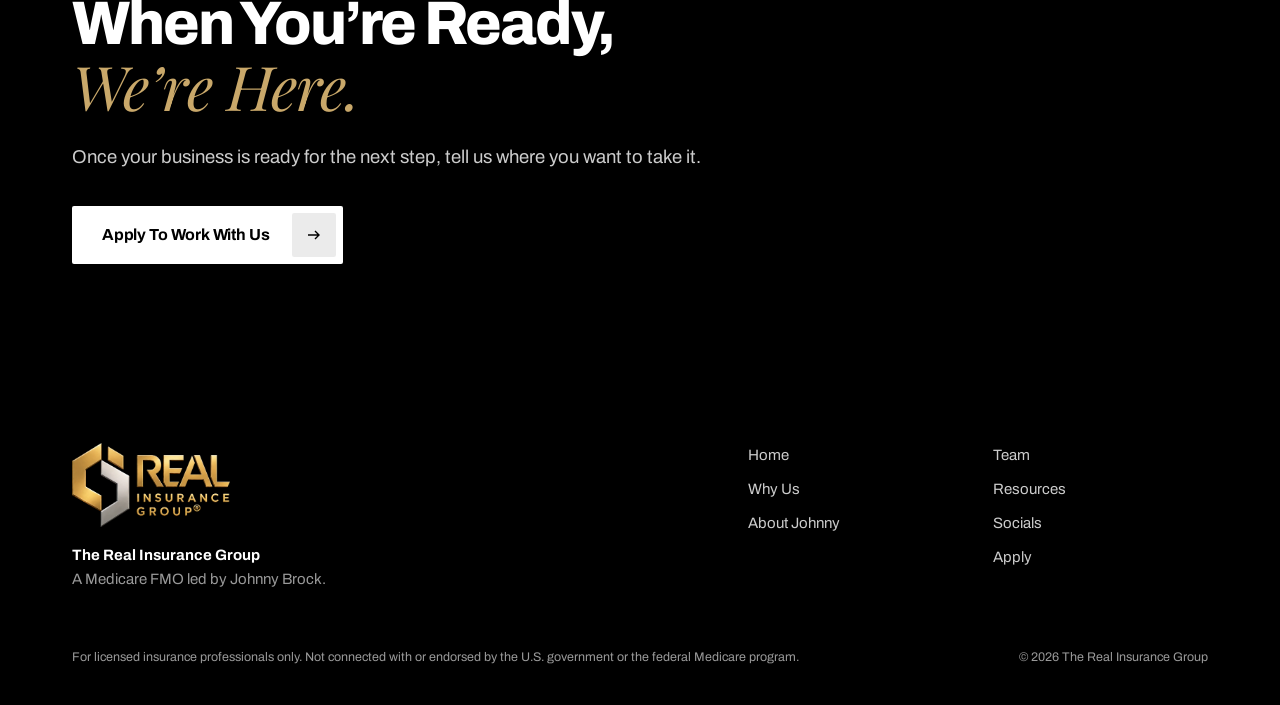
<file: resources.html>
<!doctype html>
<html lang="en">
<head>
<meta charset="utf-8">
<meta name="viewport" content="width=device-width,initial-scale=1">
<title>Free Resources | The Real Insurance Group</title>
<meta name="description" content="Not ready for a partnership yet? Start with the free Medicare Playbook, our community and Johnny&rsquo;s full presentation on dominating your local market.">
<link rel="icon" href="assets/favicon.png?v=2">
<link rel="apple-touch-icon" href="assets/favicon.png?v=2">
<meta name="theme-color" content="#000000">
<meta property="og:title" content="Free Resources | The Real Insurance Group">
<meta property="og:description" content="Not ready for a partnership yet? Start with the free Medicare Playbook, our community and Johnny&rsquo;s full presentation on dominating your local market.">
<meta property="og:image" content="assets/og.jpg">
<meta property="og:type" content="website">
<link rel="preconnect" href="https://fonts.googleapis.com"><link rel="preconnect" href="https://fonts.gstatic.com" crossorigin>
<link href="https://fonts.googleapis.com/css2?family=Archivo:wdth,wght@62..125,400..800&family=Playfair+Display:ital,wght@1,400&display=swap" rel="stylesheet">
<link rel="stylesheet" href="styles.css?v=52">
<script>document.documentElement.classList.add('js')</script>
<script async src="https://javmartz04-ship-it.github.io/brandridge-tracker/t.js" data-client="johnny" data-name="Johnny" data-funnel="Main Website"></script>
</head>
<body class="inner">
<a class="skip" href="#main">Skip To Content</a>
<header class="nav" id="nav">
  <a class="brand" href="/" aria-label="The Real Insurance Group, home"><img src="assets/rig-logo-nav.webp" width="392" height="208" alt="The Real Insurance Group"></a>
  <nav aria-label="Main"><ul><li><a href="/">Home</a></li><li><a href="/why">Why Us</a></li><li><a href="/about">About Johnny</a></li><li><a href="/team">Team</a></li><li><a href="/resources" aria-current="page">Resources</a></li><li><a href="/socials">Socials</a></li></ul></nav>
  <a class="btn lt" href="#apply" data-apply>Apply To Work With Us<i><svg viewBox="0 0 16 16" fill="none" stroke="currentColor" stroke-width="1.4"><path d="M2 8h11M9 4l4 4-4 4"/></svg></i></a>
  <button class="burger" id="burger" aria-label="Open menu" aria-expanded="false"><span></span><span></span></button>
</header>
<div class="sheet" id="sheet">
  <a href="/">Home</a><a href="/why">Why Us</a><a href="/about">About Johnny</a><a href="/team">Team</a><a href="/resources">Resources</a><a href="/socials">Socials</a>
  <a class="btn lt" href="#apply" data-apply>Apply To Work With Us<i><svg viewBox="0 0 16 16" fill="none" stroke="currentColor" stroke-width="1.4"><path d="M2 8h11M9 4l4 4-4 4"/></svg></i></a>
</div>
<div id="sent" aria-hidden="true"></div>
<main id="main">
<section class="ph lib-h dark" id="top">
  <div class="wrap">
    <h1>Not Ready To Work Together Yet? <em class="e">Start Here.</em></h1>
    <p class="sub">A partnership isn&rsquo;t the right fit for every agent today. These three will help you get more clients and build toward it.</p>
    <nav class="lib-s" aria-label="On this page">
      <a class="lib-t" href="#playbook">
        <span class="lib-m lib-m1"><img src="assets/playbook-cover.webp" width="1000" height="1294" alt=""></span>
        <span class="lib-k"><b>01</b><span><strong>The Medicare Playbook</strong><small>Read &middot; Free Book</small></span><svg class="lib-a" viewBox="0 0 16 16" fill="none" stroke="currentColor" stroke-width="1.4"><path d="M8 2v11M4 9l4 4 4-4"/></svg></span>
      </a>
      <a class="lib-t" href="#talk-full">
        <span class="lib-m"><img src="assets/local-talk-poster.webp" width="1920" height="810" alt=""></span>
        <span class="lib-k"><b>02</b><span><strong>Local Market Domination</strong><small>Watch &middot; 39:47</small></span><svg class="lib-a" viewBox="0 0 16 16" fill="none" stroke="currentColor" stroke-width="1.4"><path d="M8 2v11M4 9l4 4 4-4"/></svg></span>
      </a>
      <a class="lib-t" href="#community">
        <span class="lib-m lib-m3"><img src="assets/vsl-poster.webp?v=2" width="1920" height="1080" alt=""></span>
        <span class="lib-k"><b>03</b><span><strong>The Community</strong><small>Join &middot; Agents Building To $250K</small></span><svg class="lib-a" viewBox="0 0 16 16" fill="none" stroke="currentColor" stroke-width="1.4"><path d="M8 2v11M4 9l4 4 4-4"/></svg></span>
      </a>
    </nav>
  </div>
</section>

<section class="lib-c lib-w" id="playbook">
  <div class="wrap">
    <div class="lib-2">
      <div class="lib-x r">
        <p class="lib-n"><b>01</b>Read</p>
        <h2>Get The Medicare Playbook. <em class="e">Build Toward $250K.</em></h2>
        <p class="lead">Our free guide to getting leads predictably and scaling your agency or business to $250K a year.</p>
        <ul class="ck-l"><li><svg viewBox="0 0 16 16" fill="none" stroke="currentColor" stroke-width="1.8"><path d="M3 8.5l3.2 3.2L13 5"/></svg><span>The Five Parts That Turn Ads Into Clients</span></li><li><svg viewBox="0 0 16 16" fill="none" stroke="currentColor" stroke-width="1.8"><path d="M3 8.5l3.2 3.2L13 5"/></svg><span>How To Become The Go-To Agent In Your Town</span></li><li><svg viewBox="0 0 16 16" fill="none" stroke="currentColor" stroke-width="1.8"><path d="M3 8.5l3.2 3.2L13 5"/></svg><span>A Plain-English Dictionary For Every Marketing Term</span></li></ul>
        <a class="btn" href="assets/Medicare-Marketing-Playbook.pdf" download>Get The Book Now<i><svg viewBox="0 0 16 16" fill="none" stroke="currentColor" stroke-width="1.4"><path d="M8 2v10M4 8l4 4 4-4M2.5 14.5h11"/></svg></i></a>
        <p class="micro">Individual results vary.</p>
      </div>
      <div class="pb-art r">
        <div class="bk b1"><img src="assets/playbook-cover.webp" alt="" loading="lazy"></div>
        <div class="bk b2"><img src="assets/playbook-cover.webp" alt="" loading="lazy"></div>
        <div class="bk b3"><img src="assets/playbook-cover.webp" alt="The Medicare Marketing Playbook by Johnny Brock and Javier Martinez" loading="lazy"></div>
      </div>
    </div>
    <div class="lib-in r">
      <p class="lib-il">A Look Inside</p>
      <ul class="lib-pg">
        <li><img src="assets/pb-budget.webp" width="1105" height="1430" alt="A page from the Playbook on scaling an ad that works" loading="lazy"><span><small>Chapter 3</small>How To Scale An Ad That&rsquo;s Working</span></li>
        <li><img src="assets/pb-roadmap.webp" width="1105" height="1430" alt="A page from the Playbook showing the 3-step roadmap" loading="lazy"><span><small>Chapter 5</small>The 3-Step Roadmap</span></li>
        <li><img src="assets/pb-office.webp" width="1105" height="1430" alt="A page from the Playbook about one office that sent 53 clients" loading="lazy"><span><small>Chapter 6</small>The Phone Call That Brought 53 Clients</span></li>
      </ul>
    </div>
  </div>
</section>

<section class="lib-c lib-d dark" id="talk-full">
  <div class="wrap">
    <div class="lib-top r">
      <div>
        <p class="lib-n"><b>02</b>Watch</p>
        <h2>Not Ready To Run Ads? <em class="e">Dominate Your Local Market.</em></h2>
      </div>
      <div>
        <p class="lead">If you&rsquo;re a new agent, or you&rsquo;re not ready to spend money on ads yet, start here.</p>
        <p class="lead">In this full presentation, Johnny shows you how to build your local brand as fast as possible.</p>
      </div>
    </div>
    <button type="button" class="vsl rz-v r" data-talk="llbVmghtQ0M" aria-label="Play Johnny Brock's full presentation, Local Market Domination, 39 minutes 47 seconds">
      <img src="assets/local-talk-poster.webp" width="1920" height="810" alt="" loading="lazy">
      <span class="vsl-go"><span class="vsl-p"><i></i><i></i><b><svg viewBox="0 0 24 24" fill="currentColor"><path d="M7 4.2c0-1 1.1-1.6 2-1.1l13 7.8c.8.5.8 1.7 0 2.2L9 20.9c-.9.5-2-.1-2-1.1z"/></svg></b></span></span>
      <span class="rz-bar"><span>Watch The Full Presentation</span><i></i><small>39:47</small></span>
    </button>
    <ol class="lib-3 r">
      <li><b>01</b><span>Use AI To Find The Offices Worth Calling On</span></li>
      <li><b>02</b><span>Get In Front Of The People Who Run Them</span></li>
      <li><b>03</b><span>Become The Agent They Send People To</span></li>
    </ol>
    <div class="rz-c r"><button type="button" class="btn" data-talk="llbVmghtQ0M">Watch The Full Presentation<i><svg viewBox="0 0 16 16" fill="none" stroke="currentColor" stroke-width="1.4"><path d="M2 8h11M9 4l4 4-4 4"/></svg></i></button></div>
  </div>
</section>

<section class="lib-c lib-p" id="community">
  <div class="wrap">
    <div class="lib-2 lib-2v">
      <div class="vsl r" id="vsl"><video id="vslV" src="assets/video/skool-vsl.mp4" poster="assets/vsl-poster.webp?v=2" preload="none" playsinline width="1920" height="1080"></video><button type="button" class="vsl-go" id="vslGo" aria-label="Play the community video, 4 minutes 16 seconds"><span class="vsl-p"><i></i><i></i><b><svg viewBox="0 0 24 24" fill="currentColor"><path d="M7 4.2c0-1 1.1-1.6 2-1.1l13 7.8c.8.5.8 1.7 0 2.2L9 20.9c-.9.5-2-.1-2-1.1z"/></svg></b></span><span class="vsl-l">Watch The Video<small>4:16</small></span></button></div>
      <div class="lib-x r">
        <p class="lib-n"><b>03</b>Join</p>
        <h2>Build Around Agents <em class="e">Doing The Same Work.</em></h2>
        <p class="lead">This is where agents go to build toward $250,000 a year. You were licensed to sell insurance, but nobody taught you how to market it. Inside, you learn how to generate your own Medicare leads, then turn them into a real business.</p>
        <a class="btn" href="https://www.skool.com/realinsurancegroup" target="_blank" rel="noopener">Join The Community<i><svg viewBox="0 0 16 16" fill="none" stroke="currentColor" stroke-width="1.4"><path d="M2 8h11M9 4l4 4-4 4"/></svg></i></a>
        <p class="micro">Individual results vary.</p>
      </div>
    </div>
    <div class="lib-cl r">
      <figure><img src="assets/skool-classroom.webp" width="2000" height="1153" alt="The community classroom, with courses on Facebook ads and ancillary sales" loading="lazy"></figure>
      <div>
        <p class="lib-il">Inside The Classroom</p>
        <ul class="ck-l"><li><svg viewBox="0 0 16 16" fill="none" stroke="currentColor" stroke-width="1.8"><path d="M3 8.5l3.2 3.2L13 5"/></svg><span>Facebook Ads And Medicare Lead Generation</span></li><li><svg viewBox="0 0 16 16" fill="none" stroke="currentColor" stroke-width="1.8"><path d="M3 8.5l3.2 3.2L13 5"/></svg><span>Cross-Selling Your Existing Book</span></li><li><svg viewBox="0 0 16 16" fill="none" stroke="currentColor" stroke-width="1.8"><path d="M3 8.5l3.2 3.2L13 5"/></svg><span>CRM, Automations And Follow-Up</span></li><li><svg viewBox="0 0 16 16" fill="none" stroke="currentColor" stroke-width="1.8"><path d="M3 8.5l3.2 3.2L13 5"/></svg><span>Funnels, Scripts And Campaign Templates</span></li><li><svg viewBox="0 0 16 16" fill="none" stroke="currentColor" stroke-width="1.8"><path d="M3 8.5l3.2 3.2L13 5"/></svg><span>Live Training And Campaign Reviews</span></li></ul>
      </div>
    </div>
  </div>
</section>

<section class="cta dark">
  <div class="wrap r">
    <h2>When You&rsquo;re Ready, <em class="e">We&rsquo;re Here.</em></h2>
    <p class="lead">Once your business is ready for the next step, tell us where you want to take it.</p>
    <a class="btn" href="#apply" data-apply>Apply To Work With Us<i><svg viewBox="0 0 16 16" fill="none" stroke="currentColor" stroke-width="1.4"><path d="M2 8h11M9 4l4 4-4 4"/></svg></i></a>
  </div>
</section>
</main>

<footer class="foot dark">
  <div class="wrap foot-g">
    <div class="f-b"><a class="brand" href="/" aria-label="Home"><img src="assets/rig-logo.webp" width="900" height="478" alt="The Real Insurance Group" loading="lazy"></a><p><b>The Real Insurance Group</b><br>A Medicare FMO led by Johnny Brock.</p></div>
    <nav aria-label="Footer"><a href="/">Home</a><a href="/why">Why Us</a><a href="/about">About Johnny</a></nav>
    <nav aria-label="Footer, more"><a href="/team">Team</a><a href="/resources">Resources</a><a href="/socials">Socials</a><a href="#apply" data-apply>Apply</a></nav>
  </div>
  <div class="wrap legal"><p>For licensed insurance professionals only. Not connected with or endorsed by the U.S. government or the federal Medicare program.</p><p>&copy; 2026 The Real Insurance Group</p></div>
</footer>

<div class="modal" id="modal" role="dialog" aria-modal="true" aria-label="Agent story" hidden><button class="x" id="x" aria-label="Close video"><span></span><span></span></button><video id="player" controls playsinline></video></div>
<div id="sv" role="dialog" aria-modal="true" aria-label="Apply To Work With Us" inert>
  <div class="scrim"></div>
  <div class="mcard" id="svCard">
    <div class="sv-bar"><i id="svFill"></i></div>
    <div class="sv-top"><button type="button" class="sv-x" id="svX" aria-label="Close"><svg viewBox="0 0 16 16" fill="none" stroke="currentColor" stroke-width="1.6"><path d="M3 3l10 10M13 3L3 13"/></svg></button></div>
    <div class="stage" id="svStage" aria-live="polite"></div>
  </div>
</div>
<script src="site.js?v=20"></script>
<script src="survey.js?v=5"></script>
</body>
</html>
</file>
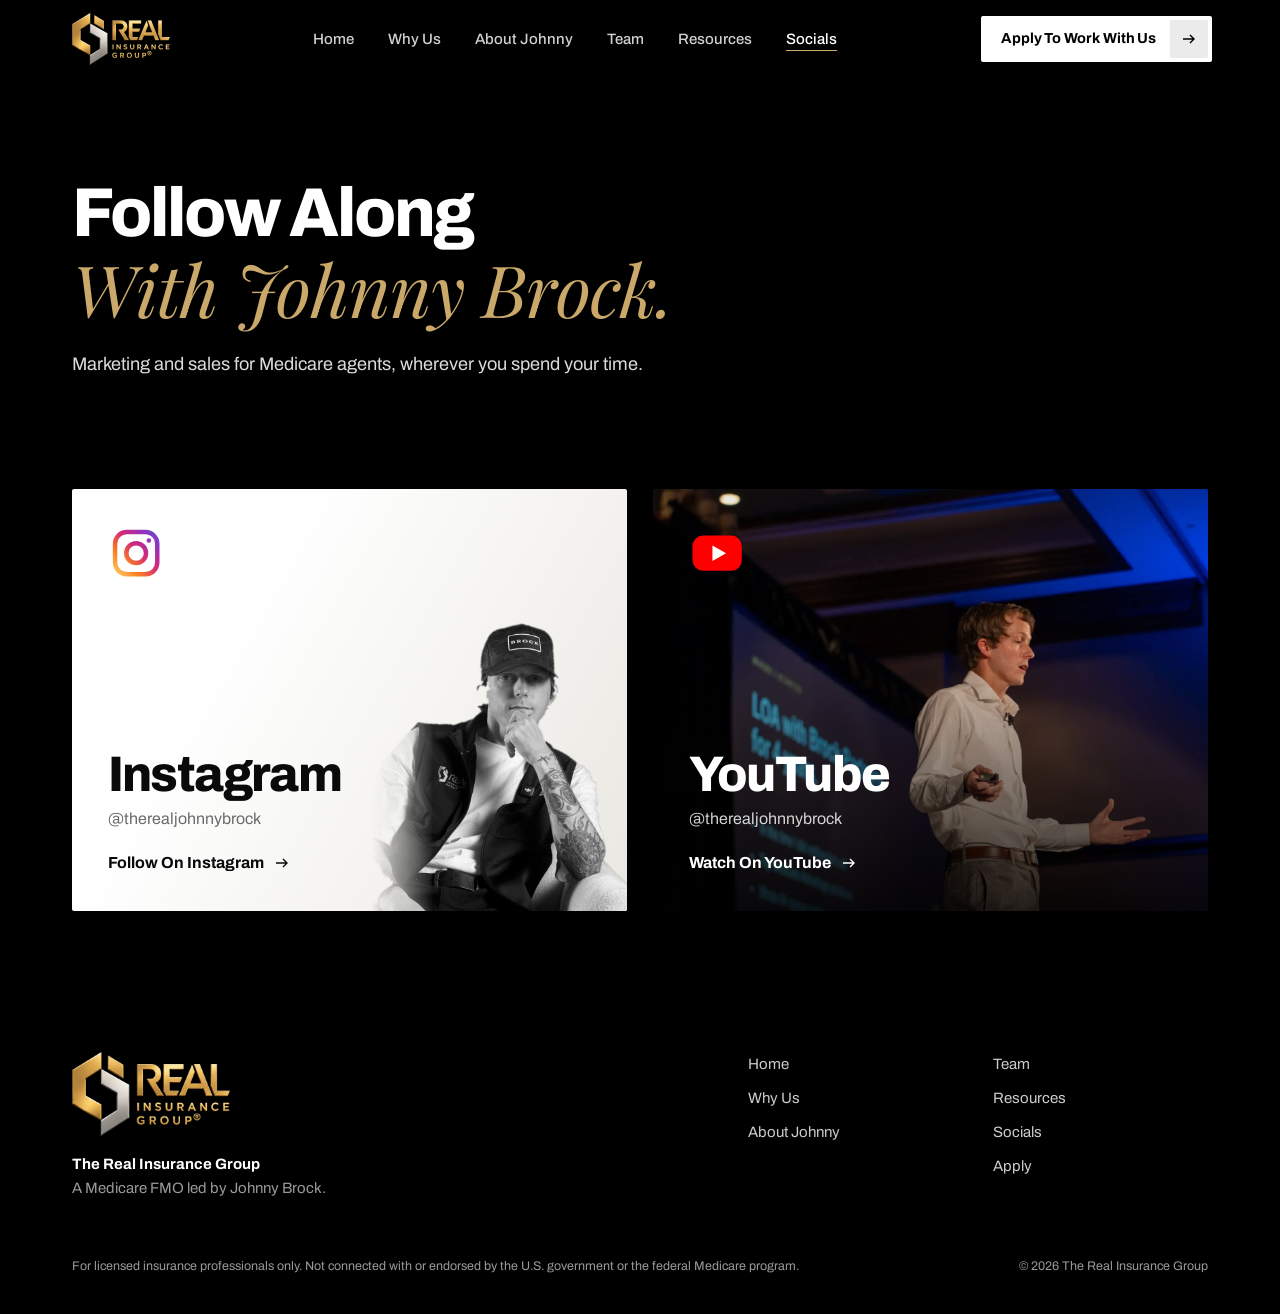
<file: socials.html>
<!doctype html>
<html lang="en">
<head>
<meta charset="utf-8">
<meta name="viewport" content="width=device-width,initial-scale=1">
<title>Socials | The Real Insurance Group</title>
<meta name="description" content="Follow Johnny Brock on Instagram and YouTube.">
<link rel="icon" href="assets/favicon.png?v=2">
<link rel="apple-touch-icon" href="assets/favicon.png?v=2">
<meta name="theme-color" content="#000000">
<meta property="og:title" content="Socials | The Real Insurance Group">
<meta property="og:description" content="Follow Johnny Brock on Instagram and YouTube.">
<meta property="og:image" content="assets/og.jpg">
<meta property="og:type" content="website">
<link rel="preconnect" href="https://fonts.googleapis.com"><link rel="preconnect" href="https://fonts.gstatic.com" crossorigin>
<link href="https://fonts.googleapis.com/css2?family=Archivo:wdth,wght@62..125,400..800&family=Playfair+Display:ital,wght@1,400&display=swap" rel="stylesheet">
<link rel="stylesheet" href="styles.css?v=52">
<script>document.documentElement.classList.add('js')</script>
<script async src="https://javmartz04-ship-it.github.io/brandridge-tracker/t.js" data-client="johnny" data-name="Johnny" data-funnel="Main Website"></script>
</head>
<body class="inner">
<a class="skip" href="#main">Skip To Content</a>
<header class="nav" id="nav">
  <a class="brand" href="/" aria-label="The Real Insurance Group, home"><img src="assets/rig-logo-nav.webp" width="392" height="208" alt="The Real Insurance Group"></a>
  <nav aria-label="Main"><ul><li><a href="/">Home</a></li><li><a href="/why">Why Us</a></li><li><a href="/about">About Johnny</a></li><li><a href="/team">Team</a></li><li><a href="/resources">Resources</a></li><li><a href="/socials" aria-current="page">Socials</a></li></ul></nav>
  <a class="btn lt" href="#apply" data-apply>Apply To Work With Us<i><svg viewBox="0 0 16 16" fill="none" stroke="currentColor" stroke-width="1.4"><path d="M2 8h11M9 4l4 4-4 4"/></svg></i></a>
  <button class="burger" id="burger" aria-label="Open menu" aria-expanded="false"><span></span><span></span></button>
</header>
<div class="sheet" id="sheet">
  <a href="/">Home</a><a href="/why">Why Us</a><a href="/about">About Johnny</a><a href="/team">Team</a><a href="/resources">Resources</a><a href="/socials">Socials</a>
  <a class="btn lt" href="#apply" data-apply>Apply To Work With Us<i><svg viewBox="0 0 16 16" fill="none" stroke="currentColor" stroke-width="1.4"><path d="M2 8h11M9 4l4 4-4 4"/></svg></i></a>
</div>
<div id="sent" aria-hidden="true"></div>
<main id="main">
<section class="ph dark" id="top">
  <div class="wrap">
    <h1>Follow Along <em class="e">With Johnny Brock.</em></h1>
    <p class="sub">Marketing and sales for Medicare agents, wherever you spend your time.</p>
  </div>
</section>

<section class="sos dark">
  <div class="wrap so-g">
    <a class="so so-ig r" href="https://www.instagram.com/therealjohnnybrock/" target="_blank" rel="noopener">
      <img class="so-a" src="assets/johnny-think.webp" width="900" height="1120" alt="" loading="lazy">
      <span class="so-i"><svg viewBox="0 0 24 24" fill="none" stroke="url(#igG)" stroke-width="1.9" stroke-linecap="round"><defs><linearGradient id="igG" x1="2" y1="22" x2="22" y2="2" gradientUnits="userSpaceOnUse"><stop stop-color="#FEDA75"/><stop offset=".3" stop-color="#FA7E1E"/><stop offset=".55" stop-color="#D62976"/><stop offset=".8" stop-color="#962FBF"/><stop offset="1" stop-color="#4F5BD5"/></linearGradient></defs><rect x="3" y="3" width="18" height="18" rx="5"/><circle cx="12" cy="12" r="4.2"/><path d="M17.4 6.6h.01"/></svg></span>
      <span class="so-t"><strong>Instagram</strong><small>@therealjohnnybrock</small></span>
      <span class="so-l">Follow On Instagram<svg viewBox="0 0 16 16" fill="none" stroke="currentColor" stroke-width="1.4"><path d="M2 8h11M9 4l4 4-4 4"/></svg></span>
    </a>
    <a class="so so-yt r" href="https://www.youtube.com/@therealjohnnybrock" target="_blank" rel="noopener">
      <img class="so-bg" src="assets/stage-profile-2.webp" width="2000" height="1306" alt="" loading="lazy">
      <span class="so-i"><svg viewBox="0 0 24 24"><rect x="1.5" y="4.5" width="21" height="15" rx="4.5" fill="#FF0000"/><path d="M10 8.7l5.8 3.3-5.8 3.3z" fill="#fff"/></svg></span>
      <span class="so-t"><strong>YouTube</strong><small>@therealjohnnybrock</small></span>
      <span class="so-l">Watch On YouTube<svg viewBox="0 0 16 16" fill="none" stroke="currentColor" stroke-width="1.4"><path d="M2 8h11M9 4l4 4-4 4"/></svg></span>
    </a>
  </div>
</section>
</main>

<footer class="foot dark">
  <div class="wrap foot-g">
    <div class="f-b"><a class="brand" href="/" aria-label="Home"><img src="assets/rig-logo.webp" width="900" height="478" alt="The Real Insurance Group" loading="lazy"></a><p><b>The Real Insurance Group</b><br>A Medicare FMO led by Johnny Brock.</p></div>
    <nav aria-label="Footer"><a href="/">Home</a><a href="/why">Why Us</a><a href="/about">About Johnny</a></nav>
    <nav aria-label="Footer, more"><a href="/team">Team</a><a href="/resources">Resources</a><a href="/socials">Socials</a><a href="#apply" data-apply>Apply</a></nav>
  </div>
  <div class="wrap legal"><p>For licensed insurance professionals only. Not connected with or endorsed by the U.S. government or the federal Medicare program.</p><p>&copy; 2026 The Real Insurance Group</p></div>
</footer>

<div class="modal" id="modal" role="dialog" aria-modal="true" aria-label="Agent story" hidden><button class="x" id="x" aria-label="Close video"><span></span><span></span></button><video id="player" controls playsinline></video></div>
<div id="sv" role="dialog" aria-modal="true" aria-label="Apply To Work With Us" inert>
  <div class="scrim"></div>
  <div class="mcard" id="svCard">
    <div class="sv-bar"><i id="svFill"></i></div>
    <div class="sv-top"><button type="button" class="sv-x" id="svX" aria-label="Close"><svg viewBox="0 0 16 16" fill="none" stroke="currentColor" stroke-width="1.6"><path d="M3 3l10 10M13 3L3 13"/></svg></button></div>
    <div class="stage" id="svStage" aria-live="polite"></div>
  </div>
</div>
<script src="site.js?v=20"></script>
<script src="survey.js?v=5"></script>
</body>
</html>
</file>
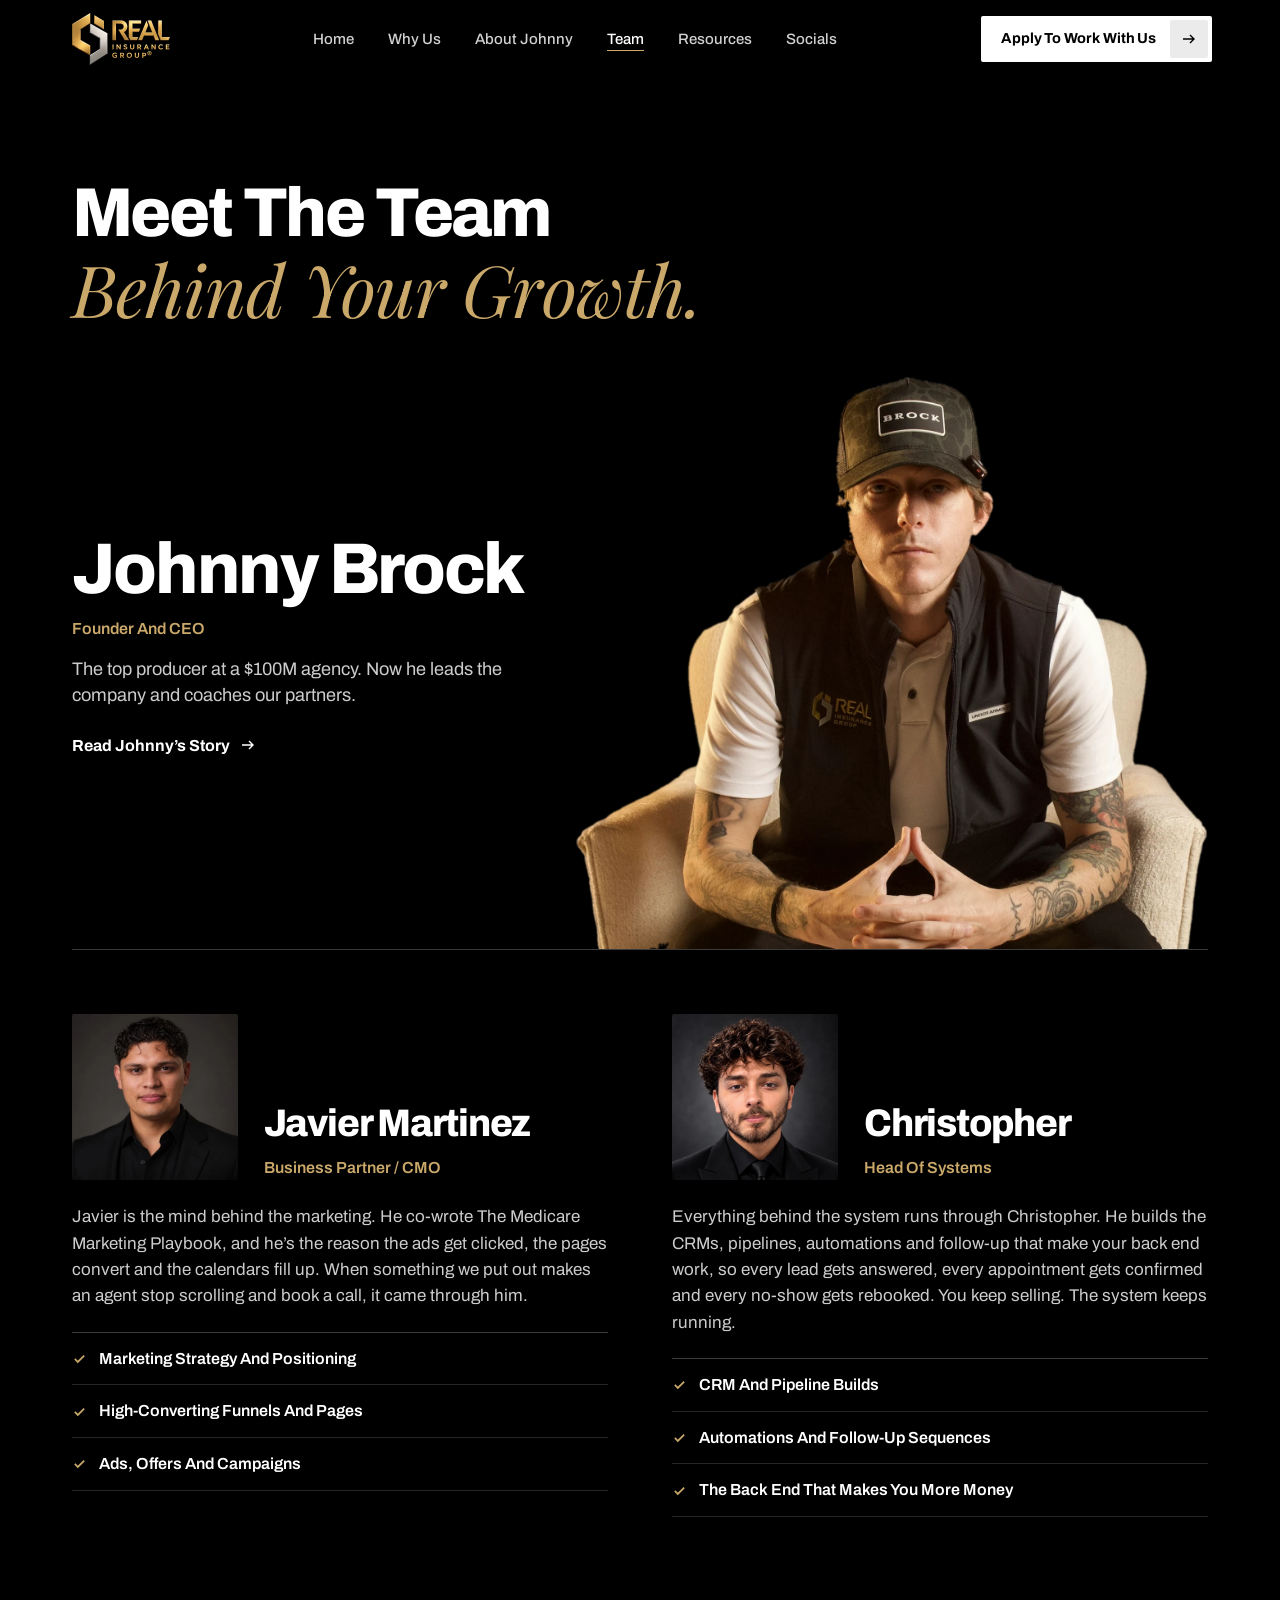
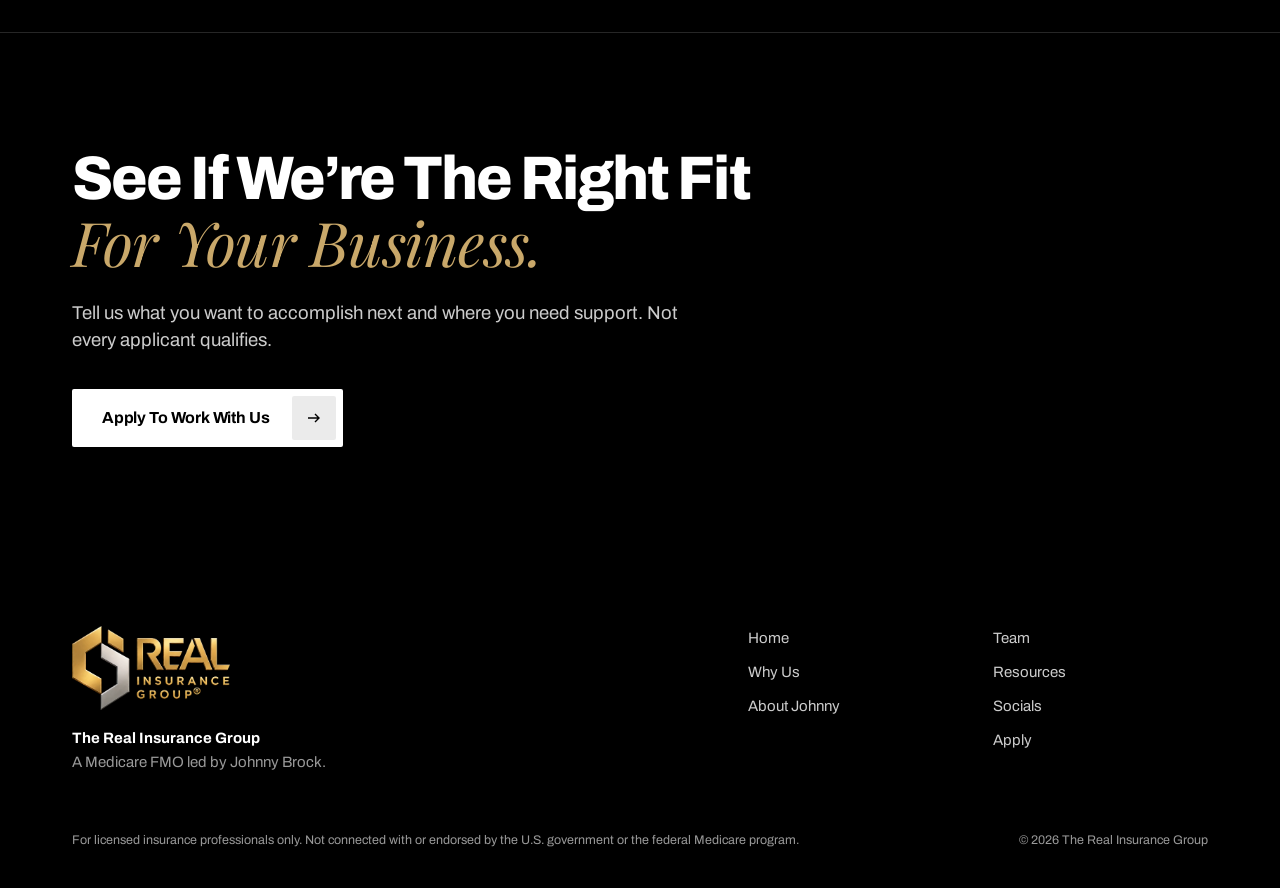
<file: team.html>
<!doctype html>
<html lang="en">
<head>
<meta charset="utf-8">
<meta name="viewport" content="width=device-width,initial-scale=1">
<title>Meet The Team | The Real Insurance Group</title>
<meta name="description" content="Meet the people behind The Real Insurance Group: Johnny Brock, Javier Martinez and Christopher.">
<link rel="icon" href="assets/favicon.png?v=2">
<link rel="apple-touch-icon" href="assets/favicon.png?v=2">
<meta name="theme-color" content="#000000">
<meta property="og:title" content="Meet The Team | The Real Insurance Group">
<meta property="og:description" content="Meet the people behind The Real Insurance Group: Johnny Brock, Javier Martinez and Christopher.">
<meta property="og:image" content="assets/og.jpg">
<meta property="og:type" content="website">
<link rel="preconnect" href="https://fonts.googleapis.com"><link rel="preconnect" href="https://fonts.gstatic.com" crossorigin>
<link href="https://fonts.googleapis.com/css2?family=Archivo:wdth,wght@62..125,400..800&family=Playfair+Display:ital,wght@1,400&display=swap" rel="stylesheet">
<link rel="stylesheet" href="styles.css?v=52">
<script>document.documentElement.classList.add('js')</script>
<script async src="https://javmartz04-ship-it.github.io/brandridge-tracker/t.js" data-client="johnny" data-name="Johnny" data-funnel="Main Website"></script>
</head>
<body class="inner">
<a class="skip" href="#main">Skip To Content</a>
<header class="nav" id="nav">
  <a class="brand" href="/" aria-label="The Real Insurance Group, home"><img src="assets/rig-logo-nav.webp" width="392" height="208" alt="The Real Insurance Group"></a>
  <nav aria-label="Main"><ul><li><a href="/">Home</a></li><li><a href="/why">Why Us</a></li><li><a href="/about">About Johnny</a></li><li><a href="/team" aria-current="page">Team</a></li><li><a href="/resources">Resources</a></li><li><a href="/socials">Socials</a></li></ul></nav>
  <a class="btn lt" href="#apply" data-apply>Apply To Work With Us<i><svg viewBox="0 0 16 16" fill="none" stroke="currentColor" stroke-width="1.4"><path d="M2 8h11M9 4l4 4-4 4"/></svg></i></a>
  <button class="burger" id="burger" aria-label="Open menu" aria-expanded="false"><span></span><span></span></button>
</header>
<div class="sheet" id="sheet">
  <a href="/">Home</a><a href="/why">Why Us</a><a href="/about">About Johnny</a><a href="/team">Team</a><a href="/resources">Resources</a><a href="/socials">Socials</a>
  <a class="btn lt" href="#apply" data-apply>Apply To Work With Us<i><svg viewBox="0 0 16 16" fill="none" stroke="currentColor" stroke-width="1.4"><path d="M2 8h11M9 4l4 4-4 4"/></svg></i></a>
</div>
<div id="sent" aria-hidden="true"></div>
<main id="main">
<section class="tp dark" id="top">
  <div class="wrap">
    <h1>Meet The Team <em class="e">Behind Your Growth.</em></h1>
    <div class="tp-f">
      <div class="tp-f-c r">
        <h2>Johnny Brock</h2>
        <p class="tp-r">Founder And CEO</p>
        <p class="tp-l">The top producer at a $100M agency. Now he leads the company and coaches our partners.</p>
        <a class="tp-a" href="/about">Read Johnny&rsquo;s Story<svg viewBox="0 0 16 16" fill="none" stroke="currentColor" stroke-width="1.4"><path d="M2 8h11M9 4l4 4-4 4"/></svg></a>
      </div>
      <img class="tp-f-i r" src="assets/johnny-steeple-color.webp" width="1544" height="1398" alt="Johnny Brock" fetchpriority="high">
    </div>
    <div class="tp-2">
      <article class="tp-m r">
        <div class="tp-top">
          <div class="tp-p"><img src="assets/team-javier.webp" width="870" height="864" alt="Javier Martinez" loading="lazy"></div>
          <div><h2>Javier Martinez</h2><p class="tp-r">Business Partner / CMO</p></div>
        </div>
        <p class="tp-l">Javier is the mind behind the marketing. He co-wrote The Medicare Marketing Playbook, and he&rsquo;s the reason the ads get clicked, the pages convert and the calendars fill up. When something we put out makes an agent stop scrolling and book a call, it came through him.</p>
        <ul class="tp-do"><li><svg viewBox="0 0 16 16" fill="none" stroke="currentColor" stroke-width="1.8"><path d="M3 8.5l3.2 3.2L13 5"/></svg><span>Marketing Strategy And Positioning</span></li><li><svg viewBox="0 0 16 16" fill="none" stroke="currentColor" stroke-width="1.8"><path d="M3 8.5l3.2 3.2L13 5"/></svg><span>High-Converting Funnels And Pages</span></li><li><svg viewBox="0 0 16 16" fill="none" stroke="currentColor" stroke-width="1.8"><path d="M3 8.5l3.2 3.2L13 5"/></svg><span>Ads, Offers And Campaigns</span></li></ul>
      </article>
      <article class="tp-m r">
        <div class="tp-top">
          <div class="tp-p"><img src="assets/team-christopher.webp" width="900" height="900" alt="Christopher" loading="lazy"></div>
          <div><h2>Christopher</h2><p class="tp-r">Head Of Systems</p></div>
        </div>
        <p class="tp-l">Everything behind the system runs through Christopher. He builds the CRMs, pipelines, automations and follow-up that make your back end work, so every lead gets answered, every appointment gets confirmed and every no-show gets rebooked. You keep selling. The system keeps running.</p>
        <ul class="tp-do"><li><svg viewBox="0 0 16 16" fill="none" stroke="currentColor" stroke-width="1.8"><path d="M3 8.5l3.2 3.2L13 5"/></svg><span>CRM And Pipeline Builds</span></li><li><svg viewBox="0 0 16 16" fill="none" stroke="currentColor" stroke-width="1.8"><path d="M3 8.5l3.2 3.2L13 5"/></svg><span>Automations And Follow-Up Sequences</span></li><li><svg viewBox="0 0 16 16" fill="none" stroke="currentColor" stroke-width="1.8"><path d="M3 8.5l3.2 3.2L13 5"/></svg><span>The Back End That Makes You More Money</span></li></ul>
      </article>
    </div>
  </div>
</section>
<section class="cta dark">
  <div class="wrap r">
    <h2>See If We&rsquo;re The Right Fit <em class="e">For Your Business.</em></h2>
    <p class="lead">Tell us what you want to accomplish next and where you need support. Not every applicant qualifies.</p>
    <a class="btn" href="#apply" data-apply>Apply To Work With Us<i><svg viewBox="0 0 16 16" fill="none" stroke="currentColor" stroke-width="1.4"><path d="M2 8h11M9 4l4 4-4 4"/></svg></i></a>
  </div>
</section>
</main>

<footer class="foot dark">
  <div class="wrap foot-g">
    <div class="f-b"><a class="brand" href="/" aria-label="Home"><img src="assets/rig-logo.webp" width="900" height="478" alt="The Real Insurance Group" loading="lazy"></a><p><b>The Real Insurance Group</b><br>A Medicare FMO led by Johnny Brock.</p></div>
    <nav aria-label="Footer"><a href="/">Home</a><a href="/why">Why Us</a><a href="/about">About Johnny</a></nav>
    <nav aria-label="Footer, more"><a href="/team">Team</a><a href="/resources">Resources</a><a href="/socials">Socials</a><a href="#apply" data-apply>Apply</a></nav>
  </div>
  <div class="wrap legal"><p>For licensed insurance professionals only. Not connected with or endorsed by the U.S. government or the federal Medicare program.</p><p>&copy; 2026 The Real Insurance Group</p></div>
</footer>

<div class="modal" id="modal" role="dialog" aria-modal="true" aria-label="Agent story" hidden><button class="x" id="x" aria-label="Close video"><span></span><span></span></button><video id="player" controls playsinline></video></div>
<div id="sv" role="dialog" aria-modal="true" aria-label="Apply To Work With Us" inert>
  <div class="scrim"></div>
  <div class="mcard" id="svCard">
    <div class="sv-bar"><i id="svFill"></i></div>
    <div class="sv-top"><button type="button" class="sv-x" id="svX" aria-label="Close"><svg viewBox="0 0 16 16" fill="none" stroke="currentColor" stroke-width="1.6"><path d="M3 3l10 10M13 3L3 13"/></svg></button></div>
    <div class="stage" id="svStage" aria-live="polite"></div>
  </div>
</div>
<script src="site.js?v=20"></script>
<script src="survey.js?v=5"></script>
</body>
</html>
</file>
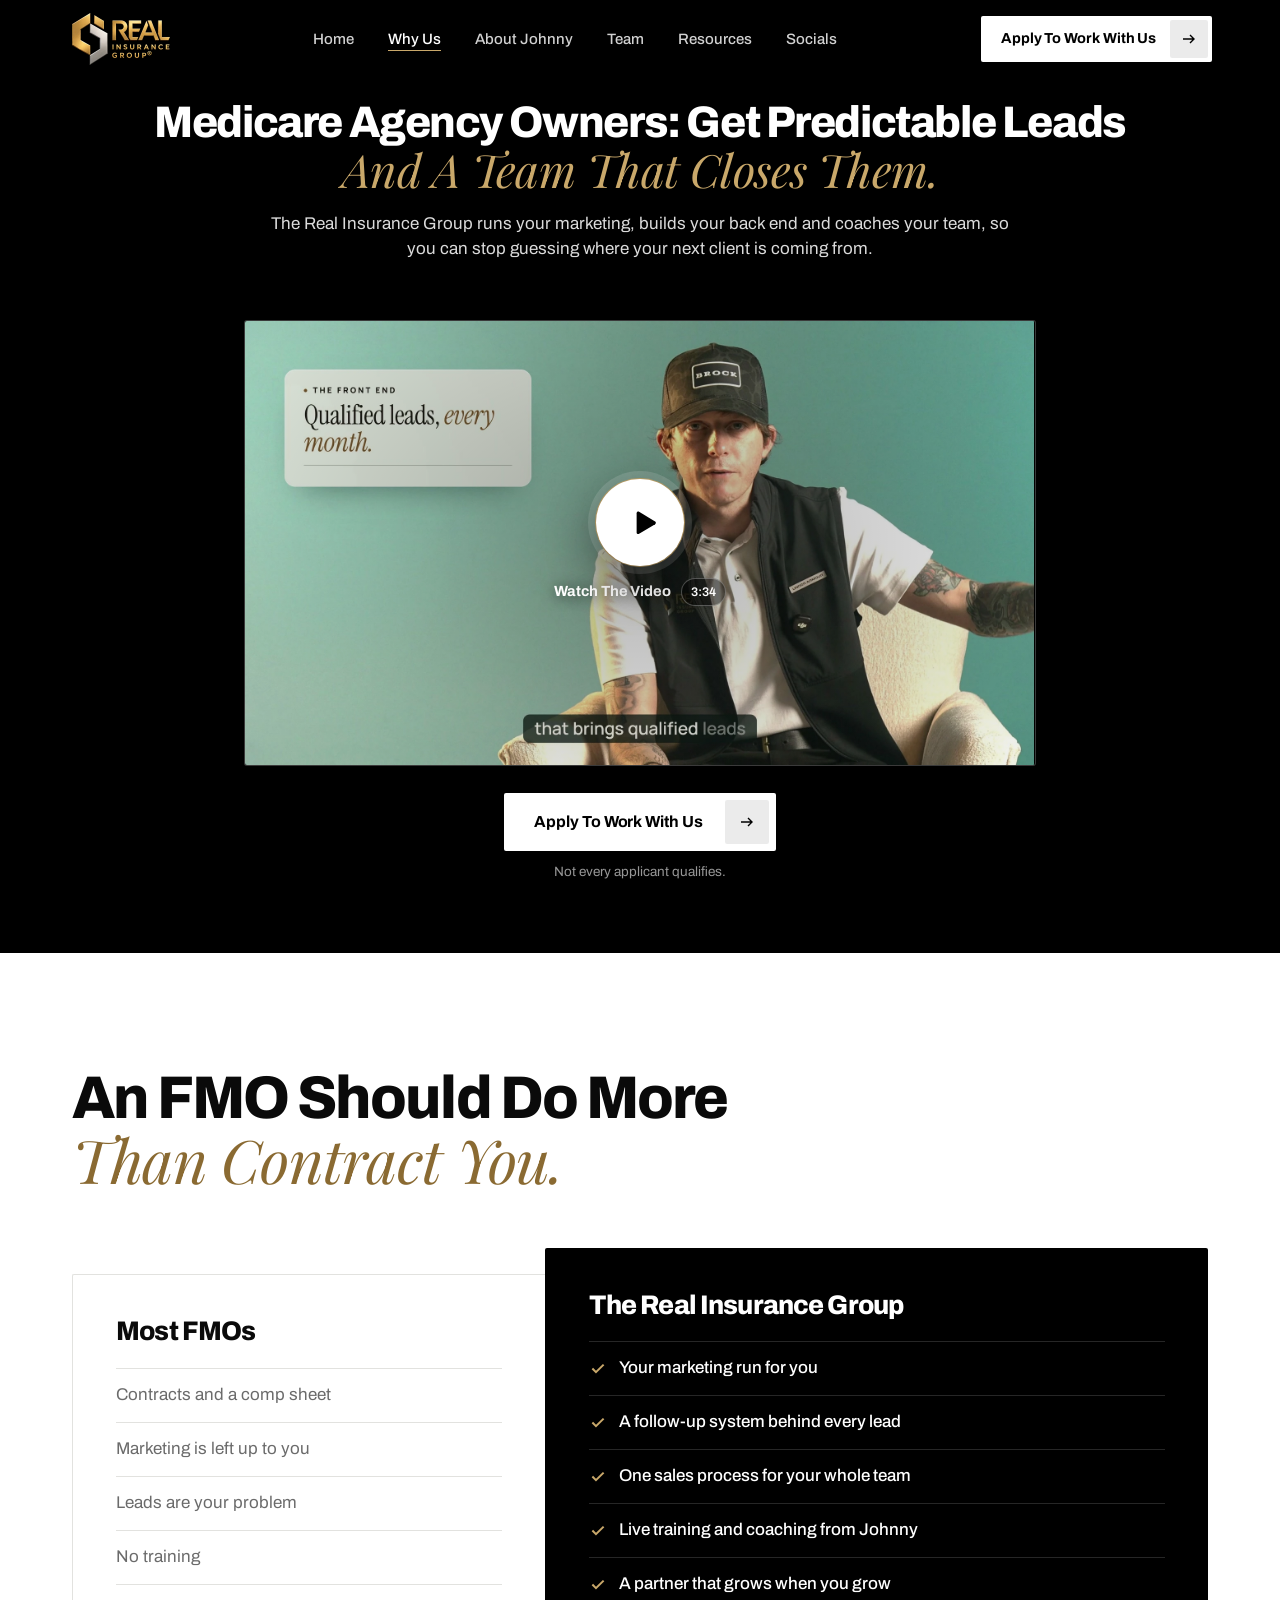
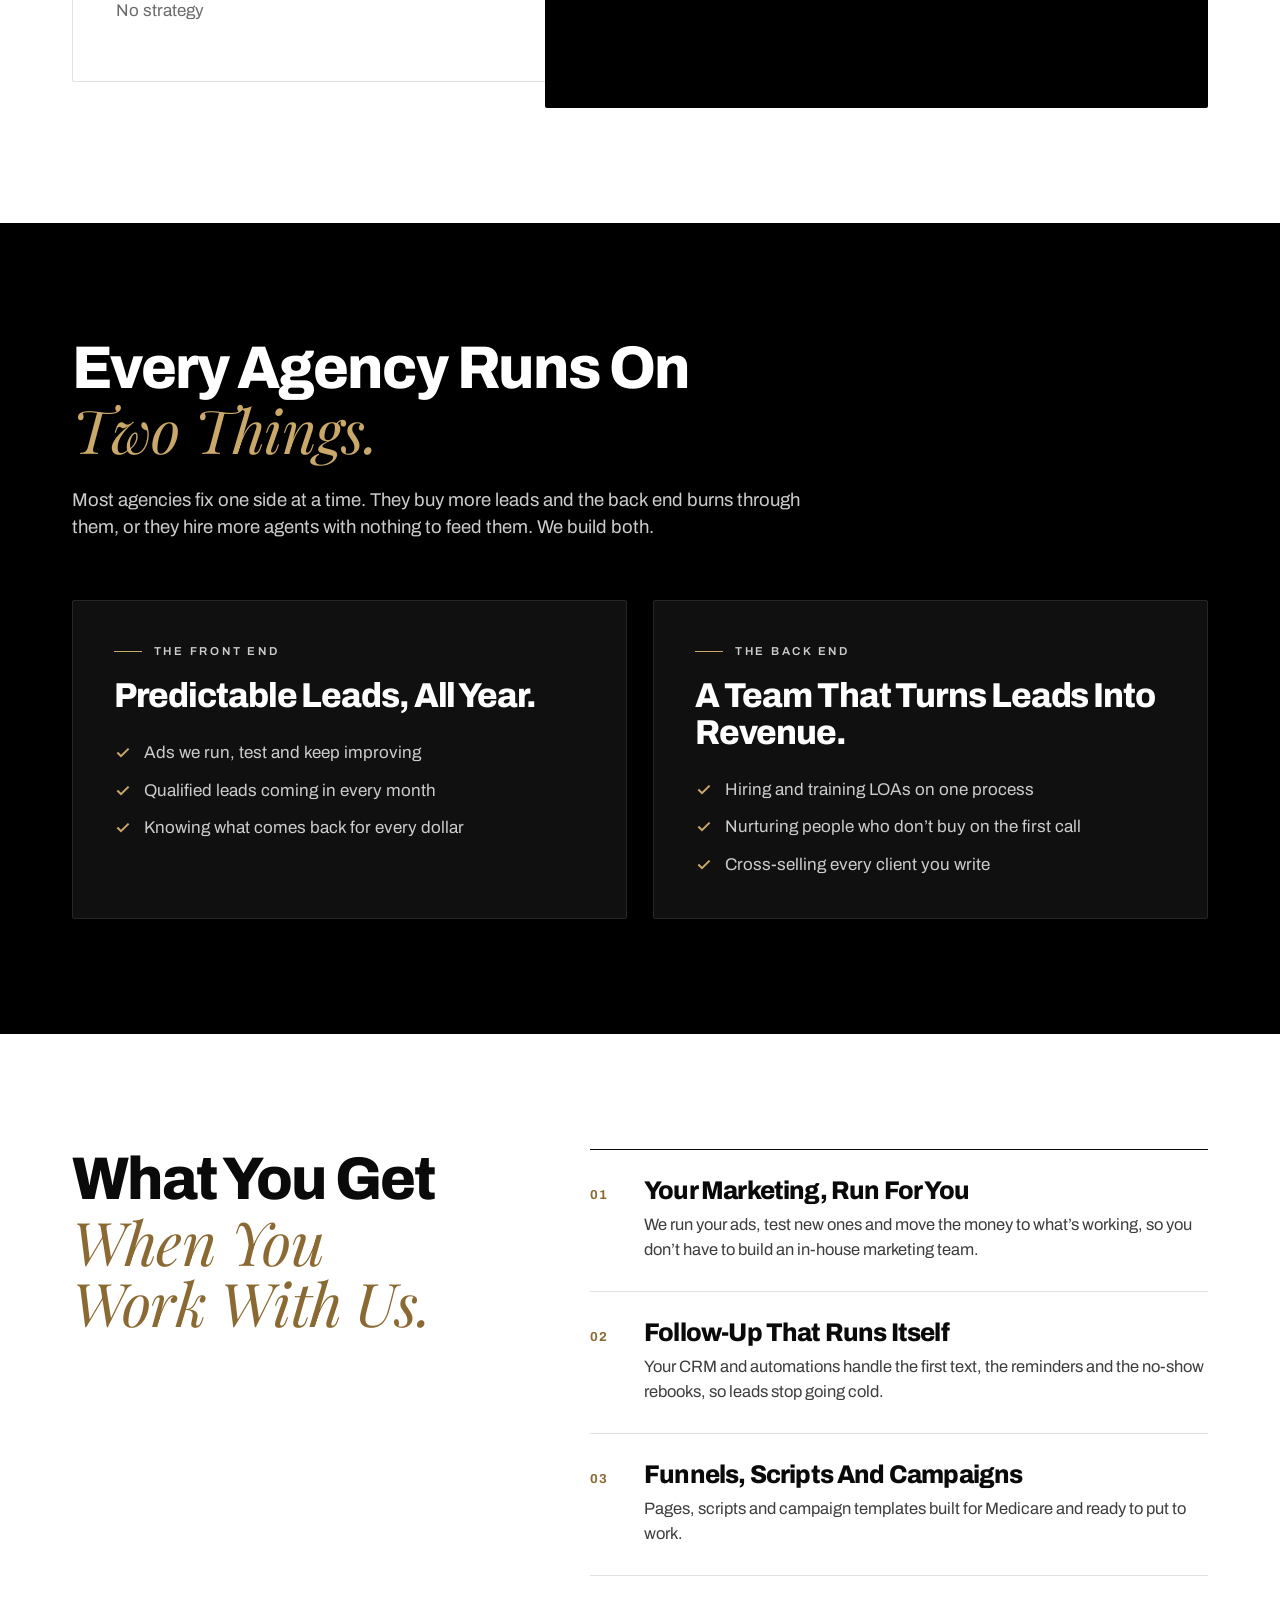
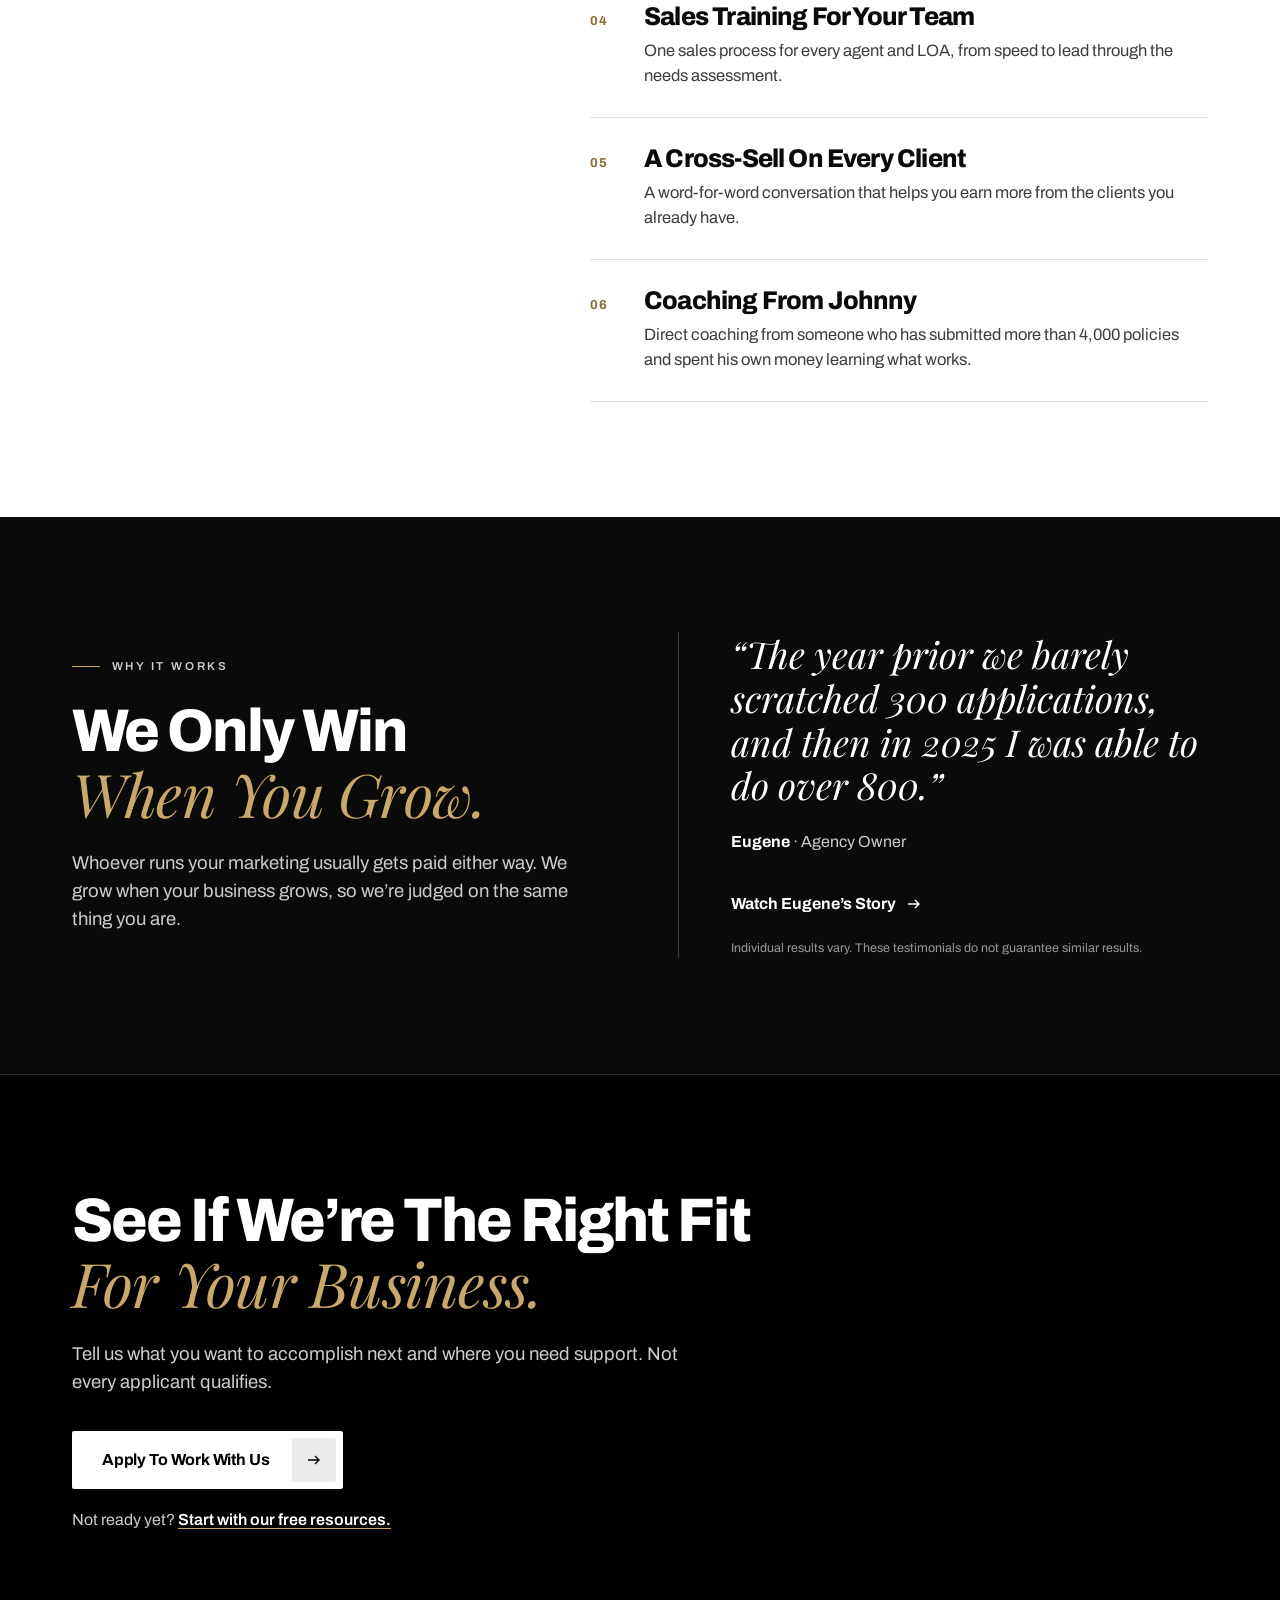
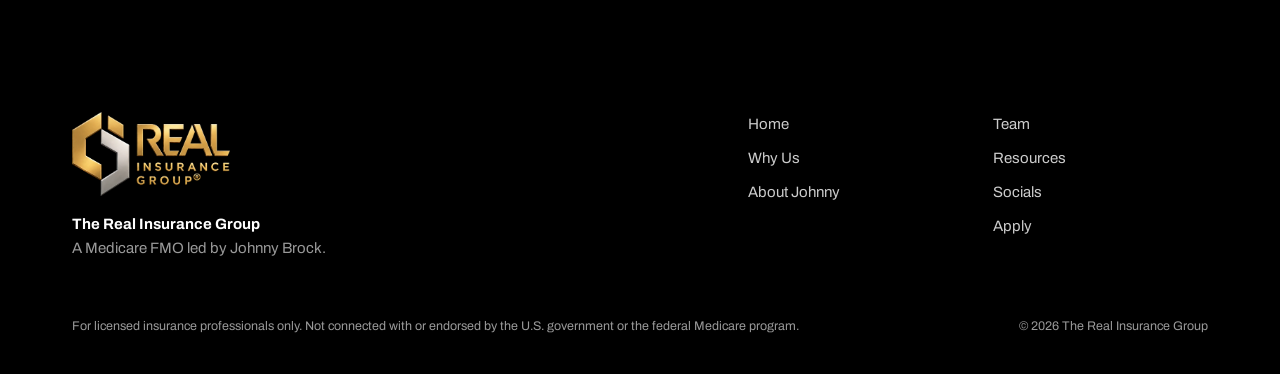
<file: why.html>
<!doctype html>
<html lang="en">
<head>
<meta charset="utf-8">
<meta name="viewport" content="width=device-width,initial-scale=1">
<title>Why The Real Insurance Group | Medicare FMO</title>
<meta name="description" content="What we do for Medicare agents and agency owners, what you get, and why The Real Insurance Group is different from other FMOs.">
<link rel="icon" href="assets/favicon.png?v=2">
<link rel="apple-touch-icon" href="assets/favicon.png?v=2">
<meta name="theme-color" content="#000000">
<meta property="og:title" content="Why The Real Insurance Group | Medicare FMO">
<meta property="og:description" content="What we do for Medicare agents and agency owners, what you get, and why The Real Insurance Group is different from other FMOs.">
<meta property="og:image" content="assets/og.jpg">
<meta property="og:type" content="website">
<link rel="preconnect" href="https://fonts.googleapis.com"><link rel="preconnect" href="https://fonts.gstatic.com" crossorigin>
<link href="https://fonts.googleapis.com/css2?family=Archivo:wdth,wght@62..125,400..800&family=Playfair+Display:ital,wght@1,400&display=swap" rel="stylesheet">
<link rel="stylesheet" href="styles.css?v=52">
<script>document.documentElement.classList.add('js')</script>
<script async src="https://javmartz04-ship-it.github.io/brandridge-tracker/t.js" data-client="johnny" data-name="Johnny" data-funnel="Main Website"></script>
</head>
<body class="inner">
<a class="skip" href="#main">Skip To Content</a>
<header class="nav" id="nav">
  <a class="brand" href="/" aria-label="The Real Insurance Group, home"><img src="assets/rig-logo-nav.webp" width="392" height="208" alt="The Real Insurance Group"></a>
  <nav aria-label="Main"><ul><li><a href="/">Home</a></li><li><a href="/why" aria-current="page">Why Us</a></li><li><a href="/about">About Johnny</a></li><li><a href="/team">Team</a></li><li><a href="/resources">Resources</a></li><li><a href="/socials">Socials</a></li></ul></nav>
  <a class="btn lt" href="#apply" data-apply>Apply To Work With Us<i><svg viewBox="0 0 16 16" fill="none" stroke="currentColor" stroke-width="1.4"><path d="M2 8h11M9 4l4 4-4 4"/></svg></i></a>
  <button class="burger" id="burger" aria-label="Open menu" aria-expanded="false"><span></span><span></span></button>
</header>
<div class="sheet" id="sheet">
  <a href="/">Home</a><a href="/why">Why Us</a><a href="/about">About Johnny</a><a href="/team">Team</a><a href="/resources">Resources</a><a href="/socials">Socials</a>
  <a class="btn lt" href="#apply" data-apply>Apply To Work With Us<i><svg viewBox="0 0 16 16" fill="none" stroke="currentColor" stroke-width="1.4"><path d="M2 8h11M9 4l4 4-4 4"/></svg></i></a>
</div>
<div id="sent" aria-hidden="true"></div>
<main id="main">
<section class="ph wy-h dark" id="top">
  <div class="wrap wy-v">
    <h1>Medicare Agency Owners: Get Predictable Leads <em class="e">And A Team That Closes Them.</em></h1>
    <p class="sub">The Real Insurance Group runs your marketing, builds your back end and coaches your team, so you can stop guessing where your next client is coming from.</p>
    <div class="vsl" id="vsl"><video id="vslV" src="assets/video/why-vsl.mp4" poster="assets/why-poster.webp?v=2" preload="none" playsinline width="1920" height="1080"></video><button type="button" class="vsl-go" id="vslGo" aria-label="Play the video, 3 minutes 34 seconds"><span class="vsl-p"><i></i><i></i><b><svg viewBox="0 0 24 24" fill="currentColor"><path d="M7 4.2c0-1 1.1-1.6 2-1.1l13 7.8c.8.5.8 1.7 0 2.2L9 20.9c-.9.5-2-.1-2-1.1z"/></svg></b></span><span class="vsl-l">Watch The Video<small>3:34</small></span></button></div>
    <a class="btn" href="#apply" data-apply>Apply To Work With Us<i><svg viewBox="0 0 16 16" fill="none" stroke="currentColor" stroke-width="1.4"><path d="M2 8h11M9 4l4 4-4 4"/></svg></i></a>
    <p class="micro">Not every applicant qualifies.</p>
  </div>
</section>

<section class="wy-c">
  <div class="wrap">
    <h2 class="r">An FMO Should Do More <em class="e">Than Contract You.</em></h2>
    <div class="wy-c-g r">
      <div class="wy-no"><h3>Most FMOs</h3><ul><li><span>Contracts and a comp sheet</span></li><li><span>Marketing is left up to you</span></li><li><span>Leads are your problem</span></li><li><span>No training</span></li><li><span>No strategy</span></li></ul></div>
      <div class="wy-yes"><h3>The Real Insurance Group</h3><ul><li><svg viewBox="0 0 16 16" fill="none" stroke="currentColor" stroke-width="1.8"><path d="M3 8.5l3.2 3.2L13 5"/></svg><span>Your marketing run for you</span></li><li><svg viewBox="0 0 16 16" fill="none" stroke="currentColor" stroke-width="1.8"><path d="M3 8.5l3.2 3.2L13 5"/></svg><span>A follow-up system behind every lead</span></li><li><svg viewBox="0 0 16 16" fill="none" stroke="currentColor" stroke-width="1.8"><path d="M3 8.5l3.2 3.2L13 5"/></svg><span>One sales process for your whole team</span></li><li><svg viewBox="0 0 16 16" fill="none" stroke="currentColor" stroke-width="1.8"><path d="M3 8.5l3.2 3.2L13 5"/></svg><span>Live training and coaching from Johnny</span></li><li><svg viewBox="0 0 16 16" fill="none" stroke="currentColor" stroke-width="1.8"><path d="M3 8.5l3.2 3.2L13 5"/></svg><span>A partner that grows when you grow</span></li></ul></div>
    </div>
  </div>
</section>

<section class="wy-2 dark">
  <div class="wrap">
    <h2 class="r">Every Agency Runs On <em class="e">Two Things.</em></h2>
    <p class="lead r">Most agencies fix one side at a time. They buy more leads and the back end burns through them, or they hire more agents with nothing to feed them. We build both.</p>
    <div class="wy-2-g">
      <article class="r"><p class="label">The Front End</p><h3>Predictable Leads, All Year.</h3><ul><li><svg viewBox="0 0 16 16" fill="none" stroke="currentColor" stroke-width="1.8"><path d="M3 8.5l3.2 3.2L13 5"/></svg><span>Ads we run, test and keep improving</span></li><li><svg viewBox="0 0 16 16" fill="none" stroke="currentColor" stroke-width="1.8"><path d="M3 8.5l3.2 3.2L13 5"/></svg><span>Qualified leads coming in every month</span></li><li><svg viewBox="0 0 16 16" fill="none" stroke="currentColor" stroke-width="1.8"><path d="M3 8.5l3.2 3.2L13 5"/></svg><span>Knowing what comes back for every dollar</span></li></ul></article>
      <article class="r"><p class="label">The Back End</p><h3>A Team That Turns Leads Into Revenue.</h3><ul><li><svg viewBox="0 0 16 16" fill="none" stroke="currentColor" stroke-width="1.8"><path d="M3 8.5l3.2 3.2L13 5"/></svg><span>Hiring and training LOAs on one process</span></li><li><svg viewBox="0 0 16 16" fill="none" stroke="currentColor" stroke-width="1.8"><path d="M3 8.5l3.2 3.2L13 5"/></svg><span>Nurturing people who don&rsquo;t buy on the first call</span></li><li><svg viewBox="0 0 16 16" fill="none" stroke="currentColor" stroke-width="1.8"><path d="M3 8.5l3.2 3.2L13 5"/></svg><span>Cross-selling every client you write</span></li></ul></article>
    </div>
  </div>
</section>

<section class="wy-l">
  <div class="wrap wy-l-g">
    <h2 class="r">What You Get <em class="e">When You Work With Us.</em></h2>
    <ol><li class="r"><span class="n">01</span><h3>Your Marketing, Run For You</h3><p>We run your ads, test new ones and move the money to what&rsquo;s working, so you don&rsquo;t have to build an in-house marketing team.</p></li><li class="r"><span class="n">02</span><h3>Follow-Up That Runs Itself</h3><p>Your CRM and automations handle the first text, the reminders and the no-show rebooks, so leads stop going cold.</p></li><li class="r"><span class="n">03</span><h3>Funnels, Scripts And Campaigns</h3><p>Pages, scripts and campaign templates built for Medicare and ready to put to work.</p></li><li class="r"><span class="n">04</span><h3>Sales Training For Your Team</h3><p>One sales process for every agent and LOA, from speed to lead through the needs assessment.</p></li><li class="r"><span class="n">05</span><h3>A Cross-Sell On Every Client</h3><p>A word-for-word conversation that helps you earn more from the clients you already have.</p></li><li class="r"><span class="n">06</span><h3>Coaching From Johnny</h3><p>Direct coaching from someone who has submitted more than 4,000 policies and spent his own money learning what works.</p></li></ol>
  </div>
</section>

<section class="wy-p dark">
  <div class="wrap wy-p-g">
    <div class="r">
      <p class="label">Why It Works</p>
      <h2>We Only Win <em class="e">When You Grow.</em></h2>
      <p class="lead">Whoever runs your marketing usually gets paid either way. We grow when your business grows, so we&rsquo;re judged on the same thing you are.</p>
    </div>
    <figure class="r">
      <blockquote>&ldquo;The year prior we barely scratched 300 applications, and then in 2025 I was able to do over 800.&rdquo;</blockquote>
      <figcaption><b>Eugene</b> &middot; Agency Owner</figcaption>
      <button type="button" class="t-w" data-video="eugene">Watch Eugene&rsquo;s Story<svg viewBox="0 0 16 16" fill="none" stroke="currentColor" stroke-width="1.4"><path d="M2 8h11M9 4l4 4-4 4"/></svg></button>
      <p class="fine">Individual results vary. These testimonials do not guarantee similar results.</p>
    </figure>
  </div>
</section>

<section class="cta dark">
  <div class="wrap r">
    <h2>See If We&rsquo;re The Right Fit <em class="e">For Your Business.</em></h2>
    <p class="lead">Tell us what you want to accomplish next and where you need support. Not every applicant qualifies.</p>
    <a class="btn" href="#apply" data-apply>Apply To Work With Us<i><svg viewBox="0 0 16 16" fill="none" stroke="currentColor" stroke-width="1.4"><path d="M2 8h11M9 4l4 4-4 4"/></svg></i></a>
    <p class="wy-alt">Not ready yet? <a href="/resources">Start with our free resources.</a></p>
  </div>
</section>
</main>

<footer class="foot dark">
  <div class="wrap foot-g">
    <div class="f-b"><a class="brand" href="/" aria-label="Home"><img src="assets/rig-logo.webp" width="900" height="478" alt="The Real Insurance Group" loading="lazy"></a><p><b>The Real Insurance Group</b><br>A Medicare FMO led by Johnny Brock.</p></div>
    <nav aria-label="Footer"><a href="/">Home</a><a href="/why">Why Us</a><a href="/about">About Johnny</a></nav>
    <nav aria-label="Footer, more"><a href="/team">Team</a><a href="/resources">Resources</a><a href="/socials">Socials</a><a href="#apply" data-apply>Apply</a></nav>
  </div>
  <div class="wrap legal"><p>For licensed insurance professionals only. Not connected with or endorsed by the U.S. government or the federal Medicare program.</p><p>&copy; 2026 The Real Insurance Group</p></div>
</footer>

<div class="modal" id="modal" role="dialog" aria-modal="true" aria-label="Agent story" hidden><button class="x" id="x" aria-label="Close video"><span></span><span></span></button><video id="player" controls playsinline></video></div>
<div id="sv" role="dialog" aria-modal="true" aria-label="Apply To Work With Us" inert>
  <div class="scrim"></div>
  <div class="mcard" id="svCard">
    <div class="sv-bar"><i id="svFill"></i></div>
    <div class="sv-top"><button type="button" class="sv-x" id="svX" aria-label="Close"><svg viewBox="0 0 16 16" fill="none" stroke="currentColor" stroke-width="1.6"><path d="M3 3l10 10M13 3L3 13"/></svg></button></div>
    <div class="stage" id="svStage" aria-live="polite"></div>
  </div>
</div>
<script src="site.js?v=20"></script>
<script src="survey.js?v=5"></script>
</body>
</html>
</file>
<file: styles.css>
/* The Real Insurance Group. Black room, white paper, one platinum tone.
   Black ramp from reference/design-systems/bugatti. Radius 2px: institutional, everywhere. */
:root{
  --black:#000000;
  --soft:#0d0d0d;
  --card:#141414;
  --line-d:#262626;
  --line-d2:#3a3a3a;
  --white:#ffffff;
  --paper:#f5f5f3;
  --ink:#0a0a0a;
  --body:#3d3d3d;
  --muted:#6b6b6b;
  --line:#e2e2df;
  --on-d:#cccccc;
  --on-d-m:#999999;
  --plat:#d3ccbf;       /* the one accent, on black */
  --plat-ink:#6f685c;   /* same tone, legible on white */
  --r:2px;
  --ease:cubic-bezier(.32,.72,0,1);
  --disp:'Archivo',system-ui,sans-serif;
  --serif:'Playfair Display',Georgia,serif;
  --pad:clamp(20px,5.6vw,88px);
}
*{box-sizing:border-box;margin:0}
html{scroll-behavior:smooth;-webkit-text-size-adjust:100%}
body{font-family:var(--disp);background:var(--white);color:var(--ink);font-size:17px;line-height:1.6;-webkit-font-smoothing:antialiased;overflow-x:clip}
img,video{display:block;max-width:100%}
a{color:inherit;text-decoration:none}
button{font:inherit;color:inherit;background:none;border:0;cursor:pointer}
:focus-visible{outline:2px solid currentColor;outline-offset:3px}
.skip{position:absolute;left:-999px;top:8px;background:#fff;color:#000;padding:10px 16px;z-index:30}
.skip:focus{left:8px}

/* type */
h1,h2,h3{font-family:var(--disp);font-weight:800;letter-spacing:-.032em;line-height:1.02;font-variation-settings:"wdth" 96}
em.e{font-family:var(--serif);font-style:italic;font-weight:400;letter-spacing:-.012em;font-variation-settings:normal}
h2{font-size:clamp(38px,5.1vw,76px)}
h2 em.e{color:var(--plat-ink)}
.dark h2 em.e,.dark .e{color:var(--plat)}
.label{display:flex;align-items:center;gap:12px;font-size:11.5px;font-weight:600;letter-spacing:.24em;text-transform:uppercase;color:var(--muted);margin-bottom:26px}
.label::before{content:"";width:28px;height:1px;background:currentColor}
.dark .label{color:var(--on-d-m)}
.num{font-variant-numeric:tabular-nums}

/* buttons */
.btn{display:inline-flex;align-items:center;gap:22px;padding:7px 7px 7px 30px;border-radius:var(--r);font-weight:700;font-size:16px;letter-spacing:-.005em;background:var(--ink);color:var(--white);transition:transform .5s var(--ease),background .5s var(--ease)}
.btn i{display:grid;place-items:center;width:44px;height:44px;border-radius:var(--r);background:rgba(255,255,255,.14);transition:transform .5s var(--ease)}
.btn svg{width:16px;height:16px}
.btn:hover i{transform:translateX(3px) scale(1.05)}
.btn:active{transform:scale(.98)}
.dark .btn,.btn.lt{background:var(--white);color:var(--black)}
.dark .btn i,.btn.lt i{background:rgba(0,0,0,.08)}
.micro{font-size:13.5px;color:var(--muted);margin-top:14px}
.dark .micro{color:var(--on-d-m)}

/* nav */
.nav{position:fixed;z-index:20;top:14px;left:14px;right:14px;display:flex;align-items:center;justify-content:space-between;height:66px;padding:0 10px 0 22px;border-radius:var(--r);color:var(--white);background:rgba(10,10,10,.62);backdrop-filter:blur(22px) saturate(1.3);-webkit-backdrop-filter:blur(22px) saturate(1.3);box-shadow:inset 0 0 0 1px rgba(255,255,255,.1);transition:background .6s var(--ease)}
.brand svg{height:44px;width:auto;display:block}
.nav ul{display:flex;gap:34px;list-style:none;padding:0;font-size:15px;font-weight:500}
.nav ul a{opacity:.82;transition:opacity .4s var(--ease)}
.nav ul a:hover{opacity:1}
.nav .btn{padding:4px 4px 4px 20px;gap:14px;font-size:14.5px}
.nav .btn i{width:38px;height:38px}
.burger{display:none;width:46px;height:46px;position:relative}
.burger span{position:absolute;left:12px;right:12px;height:1.5px;background:#fff;transition:transform .55s var(--ease),top .55s var(--ease)}
.burger span:nth-child(1){top:18px}.burger span:nth-child(2){top:27px}
.open .burger span:nth-child(1){top:22px;transform:rotate(45deg)}
.open .burger span:nth-child(2){top:22px;transform:rotate(-45deg)}
.sheet{position:fixed;inset:0;z-index:19;background:rgba(0,0,0,.94);backdrop-filter:blur(30px);-webkit-backdrop-filter:blur(30px);color:#fff;padding:120px 26px 40px;display:flex;flex-direction:column;gap:6px;opacity:0;visibility:hidden;transition:opacity .5s var(--ease),visibility .5s}
.open .sheet{opacity:1;visibility:visible}
.sheet a:not(.btn){font-size:38px;font-weight:800;letter-spacing:-.03em;padding:6px 0;transform:translateY(26px);opacity:0;transition:transform .7s var(--ease),opacity .7s var(--ease)}
.open .sheet a:not(.btn){transform:none;opacity:1}
.sheet a:nth-child(2){transition-delay:.05s!important}.sheet a:nth-child(3){transition-delay:.1s!important}.sheet a:nth-child(4){transition-delay:.15s!important}.sheet a:nth-child(5){transition-delay:.2s!important}
.sheet .btn{align-self:flex-start;margin-top:26px}

/* hero */
.hero{position:relative;min-height:max(100dvh,760px);background:var(--black);color:var(--white);display:flex;align-items:flex-end;overflow:hidden}
.hero-photo{position:absolute;top:0;right:0;width:84%;height:100%;object-fit:cover;object-position:100% 10%}
.hero-photo-wrap{position:absolute;inset:0}
.hero-photo-wrap::after{content:"";position:absolute;inset:0;background:linear-gradient(90deg,#000 34%,rgba(0,0,0,.6) 50%,transparent 64%),linear-gradient(0deg,#000,transparent 20%)}
.hero-in{position:relative;width:100%;padding:128px var(--pad) 44px}
.hero .label{color:var(--on-d);margin-bottom:24px}
h1{font-size:clamp(50px,5.6vw,88px);line-height:.99}
h1 .ln{display:block;overflow:hidden;padding-bottom:.14em;margin-bottom:-.14em}
h1 .ln>span{display:block}
h1 em.e{color:var(--plat);font-size:1.04em}
.js h1 .ln>span{transform:translateY(112%);animation:rise 1.25s var(--ease) forwards}
.js h1 .ln:nth-child(2)>span{animation-delay:.1s}
.js h1 .ln:nth-child(3)>span{animation-delay:.2s}
@keyframes rise{to{transform:none}}
.sub{max-width:600px;font-size:clamp(17px,1.32vw,20px);line-height:1.5;color:var(--on-d);margin:26px 0 28px}
.sub b{color:#fff;font-weight:600}
.hero-rule{height:1px;background:var(--line-d2);max-width:640px;margin:32px 0 24px}
.stats{display:flex;gap:clamp(26px,3.6vw,56px)}
.stats b{display:block;font-size:clamp(26px,2.5vw,36px);font-weight:800;letter-spacing:-.03em;line-height:1.1}
.stats b sup{font-size:1em;vertical-align:baseline;color:var(--plat);line-height:0}
.stats>div>span{display:block;font-size:11px;font-weight:500;letter-spacing:.14em;text-transform:uppercase;color:var(--on-d-m);margin-top:5px}
.watch{position:absolute;right:0;bottom:0;display:flex;align-items:center;gap:20px;background:var(--white);color:var(--black);padding:10px 26px 10px 10px;text-align:left;transition:padding .6s var(--ease)}
.watch:hover{padding-right:34px}
.watch img{width:62px;height:78px;object-fit:cover;object-position:50% 18%;filter:grayscale(1)}
.watch small{display:block;font-size:12.5px;color:var(--muted);line-height:1.3}
.watch strong{display:block;font-size:19px;font-weight:800;letter-spacing:-.02em;line-height:1.25}
.watch .pl{display:grid;place-items:center;width:42px;height:42px;background:var(--black);color:#fff;border-radius:var(--r)}
.watch .pl svg{width:13px;height:13px}

@media (max-width:1000px){.nav ul{display:none}.nav .btn{display:none}.burger{display:block}.nav{height:60px;padding:0 6px 0 16px}.brand svg{height:32px}}
@media (min-width:1001px){.sheet{display:none}}
@media (max-width:760px){
  .hero{display:block;min-height:0}
  .hero-photo-wrap{position:relative;height:318px;overflow:hidden}
  .hero-photo{width:auto;max-width:none;height:128%;right:-14px;object-fit:contain}
  .hero-photo-wrap::after{background:linear-gradient(0deg,#000 2%,transparent 32%)}
  .hero-in{padding:0 20px 34px;margin-top:-34px}
  .hero .label{margin-bottom:14px;font-size:10.5px;letter-spacing:.18em}
  h1{font-size:clamp(42px,12.1vw,56px)}
  h1 em.e{font-size:.98em}
  .sub{font-size:16.5px;margin:16px 0 20px}
  .btn{width:100%;justify-content:space-between}
  .hero-rule{margin:26px 0 20px}
  .stats{justify-content:space-between;gap:12px}
  .stats>div>span{font-size:9.5px;letter-spacing:.1em}
  .watch{position:static;width:100%;padding:10px 18px 10px 10px}
  .watch .pl{margin-left:auto}
}
@media (prefers-reduced-motion:reduce){*,*::before,*::after{animation:none!important;transition:none!important}.js h1 .ln>span{transform:none}html{scroll-behavior:auto}}

/* layout */
.wrap{padding-inline:var(--pad);max-width:1640px;margin-inline:auto}
section{position:relative}
.lead{font-size:clamp(18px,1.45vw,22px);line-height:1.5;color:var(--body);margin-top:26px}
.dark .lead{color:var(--on-d)}
.fine{font-size:12.5px;line-height:1.55;color:var(--muted);padding-top:34px}
.js .r{opacity:0;transform:translateY(34px);filter:blur(6px);transition:opacity 1s var(--ease),transform 1s var(--ease),filter 1s var(--ease)}
.js .r.in{opacity:1;transform:none;filter:none}
.shell{padding:7px;border-radius:calc(var(--r) + 2px);background:rgba(0,0,0,.035);box-shadow:inset 0 0 0 1px rgba(0,0,0,.06)}
.shell.d{background:rgba(255,255,255,.06);box-shadow:inset 0 0 0 1px rgba(255,255,255,.12)}
.core{background:var(--white);border-radius:var(--r);padding:clamp(26px,3.4vw,52px);box-shadow:0 24px 60px -30px rgba(0,0,0,.18),inset 0 1px 0 #fff;height:100%}
.core.blk{background:var(--black);color:var(--white);box-shadow:0 34px 80px -34px rgba(0,0,0,.5),inset 0 1px 0 rgba(255,255,255,.1)}

/* strip */
.strip{overflow:hidden;background:var(--white);border-bottom:1px solid var(--line);padding:24px 0}
.track{display:flex;width:max-content;animation:mq 46s linear infinite}
.strip:hover .track{animation-play-state:paused}
.set{display:flex;gap:64px;padding-right:64px}
.set span{white-space:nowrap;font-size:16px;color:var(--muted)}
.set b{color:var(--ink);font-weight:800;letter-spacing:-.02em;margin-right:6px}
@keyframes mq{to{transform:translateX(-50%)}}

/* problem */
.why{padding:clamp(88px,10.5vw,168px) 0 clamp(72px,8vw,120px)}
.why-g{display:grid;grid-template-columns:5fr 6fr;gap:clamp(40px,7vw,120px)}
.why-h{align-self:start}
.rows{list-style:none;padding:0;border-top:1px solid var(--ink)}
.rows li{display:grid;grid-template-columns:58px 1fr;padding:30px 0 32px;border-bottom:1px solid var(--line)}
.n{font-size:13px;font-weight:600;color:var(--muted);padding-top:7px}
.rows h3{font-size:clamp(24px,2vw,30px);letter-spacing:-.025em;line-height:1.15}
.rows p{grid-column:2;margin-top:10px;color:var(--body);max-width:520px}
.sub-x{display:grid;grid-template-columns:5fr 6fr;gap:clamp(40px,7vw,120px);align-items:end;margin-top:clamp(80px,9vw,140px)}
.sx-l{font-size:clamp(20px,1.7vw,26px);line-height:1.38;letter-spacing:-.012em}
.sx-n b{display:block;font-size:clamp(72px,12.4vw,196px);font-weight:800;letter-spacing:-.055em;line-height:.9;font-variation-settings:"wdth" 92}
.sx-n span{display:block;margin-top:18px;color:var(--muted);font-size:18px}

/* machine */
.machine{background:var(--black);color:var(--white);padding:clamp(100px,12vw,190px) 0 clamp(88px,9vw,140px)}
.reframe{font-size:clamp(42px,7vw,112px);line-height:1}
.reframe em.e{font-size:1.02em}
.m-head{display:flex;justify-content:space-between;align-items:flex-end;gap:40px;margin-top:clamp(70px,9vw,140px);padding-bottom:30px;border-bottom:1px solid var(--line-d2)}
.m-head p{max-width:520px;color:var(--on-d);font-size:18px}
.m-head h3{font-size:clamp(22px,2vw,30px);text-align:right;line-height:1.1;letter-spacing:-.02em}
.parts{list-style:none;padding:0;display:grid;grid-template-columns:repeat(5,1fr)}
.parts li{padding:30px 26px 10px;border-left:1px solid var(--line-d)}
.parts li:first-child{border-left:0;padding-left:0}
.parts .n{display:block;color:var(--plat);padding:0}
.parts h3{font-size:clamp(26px,2.4vw,36px);margin:clamp(60px,7vw,110px) 0 14px;letter-spacing:-.03em}
.parts p{font-size:15.5px;line-height:1.5;color:var(--on-d-m)}

/* deal */
.deal{padding:clamp(100px,11vw,176px) 0}
.deal-g{display:grid;grid-template-columns:7fr 5fr;gap:18px;margin-top:clamp(40px,5vw,72px)}
.who{font-size:14px;font-weight:600;color:var(--muted);margin-bottom:clamp(44px,6vw,92px)}
.blk .who{color:var(--on-d-m)}
.core h3{font-size:clamp(30px,3vw,46px);line-height:1.05}
.deal dl{margin-top:44px}
.deal dt{font-weight:700;padding-top:20px;border-top:1px solid var(--line-d2)}
.deal dd{margin:4px 0 22px;color:var(--on-d);max-width:560px}
.deal ul{list-style:none;padding:0;margin-top:44px}
.deal ul li{padding:15px 0;border-top:1px solid var(--line);color:var(--body);line-height:1.42}
.catch{max-width:1040px;margin:clamp(90px,10vw,160px) auto 0}
.c-q{font-family:var(--serif);font-style:italic;font-size:clamp(30px,3.2vw,46px);color:var(--plat-ink)}
.catch blockquote{font-size:clamp(25px,2.9vw,44px);line-height:1.22;letter-spacing:-.024em;margin-top:18px;font-weight:500;color:var(--muted)}
.catch strong{color:var(--ink);font-weight:800}
.catch figcaption{margin-top:26px;font-size:15px;font-weight:600}

/* math */
.math{background:var(--paper);padding:clamp(100px,11vw,170px) 0 64px}
.math-g{display:grid;grid-template-columns:5fr 7fr;gap:clamp(40px,7vw,110px);align-items:center}
.calc label{display:flex;justify-content:space-between;align-items:baseline;gap:20px;font-weight:600}
.calc output{font-size:36px;font-weight:800;letter-spacing:-.03em}
input[type=range]{-webkit-appearance:none;appearance:none;width:100%;height:30px;background:none;margin:12px 0 26px;cursor:pointer}
input[type=range]::-webkit-slider-runnable-track{height:2px;background:linear-gradient(90deg,var(--ink) var(--p,58%),var(--line) var(--p,58%))}
input[type=range]::-moz-range-track{height:2px;background:var(--line)}
input[type=range]::-moz-range-progress{height:2px;background:var(--ink)}
input[type=range]::-webkit-slider-thumb{-webkit-appearance:none;width:30px;height:30px;margin-top:-14px;border-radius:var(--r);background:var(--ink);box-shadow:0 8px 20px -6px rgba(0,0,0,.45)}
input[type=range]::-moz-range-thumb{width:30px;height:30px;border:0;border-radius:var(--r);background:var(--ink)}
.out{display:grid;grid-template-columns:1fr 1fr 1.25fr;gap:18px}
.out span{display:block;font-size:13.5px;color:var(--muted)}
.out b{font-size:clamp(25px,2.3vw,34px);font-weight:800;letter-spacing:-.03em;line-height:1.3}
.out .big b{font-size:clamp(32px,3.2vw,48px);line-height:1}
.bars{display:grid;grid-template-columns:repeat(5,1fr);gap:8px;height:150px;align-items:end;margin-top:30px}
.bar{height:100%;display:flex;flex-direction:column;justify-content:flex-end;position:relative}
.bar i{display:block;width:100%;height:100%;background:var(--ink);transform-origin:bottom;transition:transform .7s var(--ease)}
.bar span{font-size:12px;color:var(--muted);padding-top:8px}
.cmp{margin-top:22px;padding-top:18px;border-top:1px solid var(--line);color:var(--muted);font-size:15.5px}
.cmp b{color:var(--ink)}

/* johnny */
.johnny{display:grid;grid-template-columns:5fr 7fr;background:var(--white)}
.j-photo{background:#000;position:relative;min-height:640px;overflow:hidden}
.j-photo img{position:absolute;inset:0;width:100%;height:100%;object-fit:cover;object-position:50% 12%}
.j-copy{padding:clamp(84px,9.5vw,150px) var(--pad)}
.time{list-style:none;padding:0;margin-top:44px;border-top:1px solid var(--ink)}
.time li{display:grid;grid-template-columns:clamp(120px,14vw,190px) 1fr;align-items:baseline;padding:15px 0;border-bottom:1px solid var(--line)}
.time b{font-size:clamp(20px,1.7vw,25px);font-weight:800;letter-spacing:-.025em}
.time span{color:var(--body)}
.j-q{display:flex;align-items:center;gap:28px;margin-top:48px}
.j-q img{width:128px;height:128px;object-fit:cover;border-radius:var(--r);flex:none}
.j-q blockquote{font-family:var(--serif);font-style:italic;font-size:clamp(22px,1.9vw,28px);line-height:1.25}
.j-q cite{display:block;font-family:var(--disp);font-style:normal;font-size:14px;color:var(--muted);margin-top:10px}

/* results */
.results{background:var(--paper);padding:clamp(100px,11vw,170px) 0 64px}
.res-h{display:flex;justify-content:space-between;align-items:flex-end;gap:30px}
.arrows{display:flex;gap:8px;flex:none}
.arrows button{width:54px;height:54px;border-radius:var(--r);background:var(--ink);color:#fff;display:grid;place-items:center;transition:transform .5s var(--ease)}
.arrows button:active{transform:scale(.95)}
.arrows svg{width:17px;height:17px}
.rail{display:flex;gap:18px;overflow-x:auto;scroll-snap-type:x mandatory;padding:clamp(40px,4.6vw,66px) var(--pad) 6px;scrollbar-width:none;scroll-padding-left:var(--pad)}
.rail::-webkit-scrollbar{display:none}
.t{flex:0 0 clamp(272px,23vw,350px);scroll-snap-align:start}
.t h3{font-size:clamp(32px,2.9vw,44px);margin-top:22px;letter-spacing:-.04em}
.t .res{font-weight:600;margin-top:4px;line-height:1.35}
.t p{font-size:15.5px;line-height:1.5;color:var(--body);margin-top:12px}
.t .res{color:var(--ink)}
.t .by{font-size:14px;color:var(--muted)}
.t .by b{display:block;color:var(--ink);font-weight:700}
.v{position:relative;display:block;width:100%;aspect-ratio:4/5;overflow:hidden;border-radius:var(--r);background:#000}
.v img{width:100%;height:100%;object-fit:cover;object-position:50% 20%;filter:grayscale(1);transition:filter .7s var(--ease),transform 1s var(--ease)}
.v:hover img{filter:none;transform:scale(1.03)}
.v .pl{position:absolute;left:14px;bottom:14px;width:46px;height:46px;display:grid;place-items:center;background:#fff;color:#000;border-radius:var(--r)}
.v .pl svg{width:13px;height:13px}
.v .d{position:absolute;right:14px;bottom:26px;color:#fff;font-size:13px;font-weight:600;text-shadow:0 1px 8px rgba(0,0,0,.6)}
.words{display:grid;grid-template-columns:5fr 7fr;gap:clamp(30px,6vw,90px);margin-top:clamp(70px,8vw,120px);padding-top:40px}
.words>*{border-top:1px solid var(--ink);padding-top:26px}
.words blockquote{font-size:clamp(20px,1.7vw,26px);line-height:1.34;letter-spacing:-.015em}
.words strong{font-weight:800}
.words cite{display:block;font-style:normal;font-size:14px;color:var(--muted);margin-top:14px}

/* fit + faq */
.fit{padding:clamp(100px,11vw,170px) 0}
.fit-g{display:grid;grid-template-columns:7fr 5fr;gap:clamp(40px,7vw,110px)}
.two{display:grid;grid-template-columns:1fr 1fr;gap:clamp(28px,4vw,60px);margin-top:48px}
.two h3{font-size:19px;letter-spacing:-.015em;padding-bottom:14px;border-bottom:1px solid var(--ink)}
.two .no{color:var(--muted)}
.two .no h3{border-color:var(--line)}
.two ul{list-style:none;padding:0}
.two li{padding:14px 0;border-bottom:1px solid var(--line);line-height:1.42;font-size:16px}
.faq{border-top:1px solid var(--ink);align-self:start}
details{border-bottom:1px solid var(--line)}
summary{list-style:none;cursor:pointer;padding:24px 34px 24px 0;font-weight:700;font-size:19px;letter-spacing:-.015em;line-height:1.28;position:relative}
summary::-webkit-details-marker{display:none}
summary::after,summary::before{content:"";position:absolute;right:4px;top:35px;width:15px;height:1.5px;background:var(--ink);transition:transform .5s var(--ease)}
summary::after{transform:rotate(90deg)}
details[open] summary::after{transform:rotate(0)}
details p{padding:0 34px 24px 0;color:var(--body)}

/* apply */
.apply{background:var(--black);color:var(--white);padding:clamp(100px,11vw,170px) 0}
.apply-g{display:grid;grid-template-columns:6fr 6fr;gap:clamp(40px,7vw,110px);align-items:center}
.apply h2{font-size:clamp(42px,5.8vw,92px)}
.apply .core{background:var(--white);color:var(--ink)}
form{display:grid;grid-template-columns:1fr 1fr;gap:18px}
.f{grid-column:1/-1}.f.half{grid-column:auto}
.f label{display:block;font-size:13.5px;font-weight:600;margin-bottom:7px}
.f input,.f select{width:100%;height:52px;padding:0 14px;font:inherit;font-size:16px;color:var(--ink);background:var(--paper);border:1px solid var(--line);border-radius:var(--r);transition:border-color .4s var(--ease),background .4s var(--ease)}
.f input:focus,.f select:focus{outline:0;border-color:var(--ink);background:#fff}
.f .bad{border-color:#000;background:#fff;box-shadow:inset 0 0 0 1px #000}
.err{grid-column:1/-1;font-size:14.5px;font-weight:600}
.apply .btn.sub-b{grid-column:1/-1;background:var(--ink);color:#fff;justify-content:space-between;width:100%}
.apply .btn.sub-b i{background:rgba(255,255,255,.14)}
form .micro{grid-column:1/-1;margin:0;color:var(--muted)}
.ok h3{font-size:36px}.ok p{margin-top:12px;color:var(--body)}

/* footer */
.foot{background:var(--black);color:var(--white);border-top:1px solid var(--line-d);padding:64px 0 38px}
.foot-g{display:grid;grid-template-columns:6fr 2fr 2fr;gap:30px}
.foot .brand svg{height:72px}
.foot nav{display:flex;flex-direction:column;gap:10px;font-size:15px;color:var(--on-d)}
.foot nav a:hover{color:#fff}
.legal{display:flex;justify-content:space-between;gap:30px;margin-top:56px;font-size:12.5px;color:var(--on-d-m)}

/* modal */
.modal{position:fixed;inset:0;z-index:40;background:rgba(0,0,0,.94);display:grid;place-items:center;padding:24px}
.modal[hidden]{display:none}
.modal video{max-height:88dvh;max-width:100%;border-radius:var(--r);background:#000}
.x{position:absolute;top:18px;right:18px;width:50px;height:50px}
.x span{position:absolute;left:13px;right:13px;top:24px;height:1.5px;background:#fff;transform:rotate(45deg)}
.x span+span{transform:rotate(-45deg)}

@media (max-width:1000px){
  .why-g,.sub-x,.deal-g,.math-g,.johnny,.fit-g,.apply-g{grid-template-columns:1fr}
  .parts{grid-template-columns:1fr}
  .parts li,.parts li:first-child{display:grid;grid-template-columns:44px 1fr;padding:24px 0;border-left:0;border-bottom:1px solid var(--line-d)}
  .parts h3{margin:0 0 6px;font-size:28px}.parts p{grid-column:2}
  .m-head{display:block}.m-head h3{text-align:left;margin-top:26px}.m-head h3 br{display:none}
  .j-photo{min-height:0;aspect-ratio:1/1}
  .words{grid-template-columns:1fr}
}
@media (max-width:640px){
  .out{grid-template-columns:1fr 1fr}.out .big{grid-column:1/-1}
  .two{grid-template-columns:1fr}
  form{grid-template-columns:1fr}.f.half{grid-column:1/-1}
  .arrows{display:none}
  .t{flex-basis:76vw}
  .j-q{align-items:flex-start;gap:18px}.j-q img{width:84px;height:84px}
  .foot-g{grid-template-columns:1fr 1fr}.foot-g .brand{grid-column:1/-1}
  .legal{display:block}.legal p+p{margin-top:10px}
  .rows li{grid-template-columns:42px 1fr}
  .time li{grid-template-columns:112px 1fr}
}
@media (prefers-reduced-motion:reduce){.js .r{opacity:1;transform:none;filter:none}.track{animation:none}}

/* emphasis always takes its own line */
h2 em.e{display:block}
.why-h h2{font-size:clamp(38px,4.3vw,66px)}
.reframe{font-size:clamp(38px,5.15vw,84px)}
.reframe em.e{font-size:1.14em;margin-top:.04em}
.bars{height:190px}
@media (max-width:760px){h1 .em-br{display:block}}

/* Grant-order sections */
.band{background:var(--paper);border-bottom:1px solid var(--line)}
.band p{padding-block:22px;display:flex;justify-content:center;gap:18px;flex-wrap:wrap;font-size:clamp(17px,1.4vw,21px)}
.band span{font-family:var(--serif);font-style:italic}
.band b{font-weight:600;font-size:14px;align-self:center;color:var(--muted)}
.work{padding:clamp(80px,7.5vw,120px) 0;background:var(--white)}
.work h2 em.e,.about h2 em.e,.results h2 em.e{display:inline}
.cards{display:grid;grid-template-columns:1fr 1fr;gap:24px;margin-top:clamp(36px,3.6vw,56px)}
.card{position:relative;display:block;height:clamp(380px,33vw,500px);background:#000;overflow:hidden;border-radius:var(--r);color:#fff}
.card img{position:absolute;right:-4%;bottom:-3%;height:112%;width:auto;max-width:none;transition:transform 1.2s var(--ease)}
.card img.think{right:-2%;bottom:-2%;height:118%}
.card:hover img{transform:scale(1.035)}
.c-t{position:absolute;left:clamp(24px,2.8vw,44px);bottom:clamp(24px,2.8vw,40px);max-width:300px}
.c-t h3{font-size:clamp(34px,3.2vw,50px);line-height:1}
.c-t i{display:block;width:38px;height:2px;background:var(--plat);margin:16px 0 14px}
.c-t p{font-size:15.5px;line-height:1.45;color:var(--on-d)}
.about{position:relative;overflow:hidden;background:radial-gradient(90% 90% at 72% 30%,#fff,#f1f1ee 55%,#dfdfdb)}
.a-photo{position:absolute;right:-2%;bottom:0;width:min(58%,960px);height:auto}
.a-in{position:relative;padding-block:clamp(84px,8.5vw,136px) clamp(64px,6vw,96px)}
.a-in>*{max-width:600px}
.about h2{font-size:clamp(38px,4.3vw,66px)}
.about .time{margin-top:34px}
.about .time li{grid-template-columns:150px 1fr;padding:13px 0}
.reach{display:flex;gap:clamp(28px,4vw,60px);margin-top:36px}
.reach>div>b{display:block;font-size:clamp(26px,2.5vw,36px);font-weight:800;letter-spacing:-.03em;line-height:1.1}
.reach>div>span{display:block;font-size:11px;font-weight:500;letter-spacing:.12em;text-transform:uppercase;color:var(--muted);margin-top:6px}
.machine{padding:clamp(80px,7.5vw,120px) 0 clamp(60px,5.5vw,90px)}
.machine h2 em.e{display:inline}
.machine .parts{margin-top:40px;border-top:1px solid var(--line-d2)}
.machine .parts h3{margin-top:clamp(36px,4vw,60px)}
.results{padding:clamp(80px,7.5vw,120px) 0 48px;background:var(--white)}
.apply{padding:clamp(80px,8vw,130px) 0}
@media (max-width:1000px){
  .about .a-in{padding-bottom:20px}
  .a-photo{position:static;width:112%;max-width:none;margin:0 -6% 0 -6%}
  .about{display:flex;flex-direction:column-reverse}
  .machine .parts h3{margin:0 0 6px}
}
@media (max-width:640px){
  .cards{grid-template-columns:1fr;gap:14px}
  .card{height:420px}
  .card img,.card img.think{height:96%;right:-22%;bottom:-2%}
  .c-t{max-width:230px}
  .reach{justify-content:space-between;gap:12px}
  .reach>div>span{font-size:9.5px;letter-spacing:.08em}
  .about .time li{grid-template-columns:112px 1fr}
}

/* card + about fit */
.card::after{content:"";position:absolute;inset:0;background:linear-gradient(90deg,#000 26%,rgba(0,0,0,.55) 44%,transparent 62%)}
.c-t{z-index:1;max-width:250px}
.card img{right:-20%}
.card img.think{right:-8%}
.a-photo{right:0;width:min(55%,900px)}
.about h2{max-width:none}
.about h2 em.e{display:block}
.a-in>h2{max-width:820px}
@media (max-width:1000px){.a-photo{width:100%;margin:0}}
@media (max-width:640px){
  .card{height:430px}
  .card::after{background:linear-gradient(180deg,#000 30%,transparent 52%)}
  .card img{height:68%;right:-24%;bottom:-2%}
  .card img.think{height:70%;right:-14%}
  .c-t{top:22px;bottom:auto;left:20px;max-width:300px}
  .c-t h3 br{display:none}
  .c-t h3{font-size:32px}
  .results h2 em.e,.work h2 em.e,.machine h2 em.e{display:block}
}

/* hero on stage */
.hero-photo{left:35.2%;right:auto;top:0;width:auto;max-width:none;height:min(100%,62.5vw);object-fit:fill}
.hero-photo-wrap::after{background:linear-gradient(90deg,#000 36%,rgba(0,0,0,.55) 43%,transparent 51%),linear-gradient(0deg,#000,transparent 22%)}

/* stage */
.stage{background:#000;color:#fff}
.s-wide{position:relative}
.s-wide img{width:100%;height:min(62vw,860px);object-fit:cover;object-position:50% 62%}
.s-wide::after{content:"";position:absolute;inset:0;background:linear-gradient(0deg,#000 8%,rgba(0,0,0,.55) 36%,transparent 62%)}
.s-wide figcaption{position:absolute;left:0;right:0;bottom:clamp(20px,3vw,44px);z-index:1;margin-inline:auto}
.s-wide h2{font-size:clamp(36px,5vw,78px)}
.s-wide .label{margin-bottom:16px}
.s-row{display:grid;grid-template-columns:5fr 7fr;gap:clamp(36px,6vw,96px);align-items:center;padding-block:clamp(56px,6vw,96px) clamp(80px,8vw,130px)}
.s-row blockquote{font-family:var(--serif);font-style:italic;font-size:clamp(30px,3.5vw,54px);line-height:1.16}
.s-row cite{display:block;font-family:var(--disp);font-style:normal;font-size:15px;font-weight:600;color:var(--plat);margin-top:22px}
.s-row img{width:100%;border-radius:var(--r);aspect-ratio:3/2;object-fit:cover;object-position:60% 50%}

@media (max-width:1000px){
  .hero{display:block;min-height:0}
  .hero-photo-wrap{position:relative;height:clamp(330px,62vw,520px);overflow:hidden}
  .hero-photo{height:auto;width:max(215%,840px);left:50%;top:-16%;transform:translateX(-40.6%)}
  .hero-photo-wrap::after{background:linear-gradient(0deg,#000 2%,transparent 30%)}
  .hero-in{padding:0 var(--pad) 34px;margin-top:-34px}
  .watch{position:static;width:100%;padding:10px 18px 10px 10px}
  .watch .pl{margin-left:auto}
  .s-row{grid-template-columns:1fr}
}
@media (max-width:640px){
  .card::after{background:linear-gradient(180deg,rgba(201,162,92,.95) 34%,transparent 56%)}
  .s-wide img{height:112vw;object-position:50% 55%}
}

/* card fit */
.c-t{max-width:205px;z-index:1}
.card img{right:-29%}
.card img.think{right:-17%}
.apply h2{font-size:clamp(40px,4.4vw,68px)}
h1 em.e,h2 em.e{display:block}
.work h2 em.e,.machine h2 em.e,.results h2 em.e{display:inline}
h1 .ln{padding-bottom:.2em;margin-bottom:-.2em}

/* Palette: black, white, deep green surfaces, gold only as a small flat accent */
:root{--green:#15120e;--green-2:#8a6a32;--gold:#c9a86a;--plat:#c9a86a;--plat-ink:#8a6a32}
em.e{color:var(--green-2)}
.dark em.e{color:#fff}
.hero em.e{color:var(--gold)}
.label::before{background:var(--gold);height:1px}
.dark .label{color:var(--on-d)}
.btn{background:var(--ink);color:#fff}
.btn i{background:rgba(255,255,255,.14)}
.dark .btn,.btn.lt{background:#fff;color:#000}
.dark .btn i,.btn.lt i{background:rgba(0,0,0,.08)}
.apply .btn.sub-b{background:var(--ink);color:#fff}
.apply .btn.sub-b i{background:rgba(255,255,255,.14)}
.watch .pl{background:#000;color:#fff}
.band{background:var(--green-2);border:0;color:#fff}
.band b{color:rgba(255,255,255,.76)}
.c-t i{background:var(--gold)}
.c-t p{color:rgba(255,255,255,.84)}
.machine .parts,.machine .parts li{border-color:rgba(255,255,255,.18)}
.machine .parts p{color:rgba(255,255,255,.76)}
.machine .parts .n{color:var(--gold)}
.arrows button{background:var(--ink);color:#fff}
.reach b{color:var(--ink)}
.s-row cite{color:var(--on-d)}
.v img,.v:hover img,.watch img{filter:none}
@media (max-width:640px){
  .c-t{max-width:300px}.card img{right:-24%}.card img.think{right:-14%}
  .work h2 em.e,.machine h2 em.e,.results h2 em.e{display:block}
}

/* Round 2: benchmarked against Grant Cardone, Tony Robbins, Acquisition.com */
.dark h2 em.e{color:#fff}
.hero em.e{color:var(--gold)}
#sent{position:absolute;top:0;left:0;width:1px;height:60px}
.nav{background:transparent;box-shadow:none;backdrop-filter:none;-webkit-backdrop-filter:none;transition:background .6s var(--ease),box-shadow .6s var(--ease)}
.nav.solid{background:rgba(10,10,10,.72);backdrop-filter:blur(22px) saturate(1.3);-webkit-backdrop-filter:blur(22px) saturate(1.3);box-shadow:inset 0 0 0 1px rgba(255,255,255,.1)}
.hero-photo{animation:settle 2.8s var(--ease) both;transform-origin:72% 42%}
@keyframes settle{from{scale:1.07}to{scale:1}}
.stats>div+div{border-left:1px solid var(--line-d2);padding-left:clamp(26px,3.6vw,56px)}
.card .go{display:inline-block;margin-top:14px;font-size:14px;font-weight:600;border-bottom:1px solid rgba(255,255,255,.5);padding-bottom:2px}
.card .go::after{content:" \2192";display:inline-block;transition:transform .5s var(--ease)}
.card:hover .go::after{transform:translateX(4px)}
.c-t{bottom:clamp(20px,2.2vw,32px)}
.parts .n,.machine .parts .n{font-family:var(--serif);font-style:italic;font-size:clamp(34px,3.1vw,46px);line-height:1;color:rgba(255,255,255,.42);transition:color .5s var(--ease)}
.parts li{transition:background .6s var(--ease)}
.parts li:hover{background:rgba(255,255,255,.04)}
.parts li:hover .n{color:var(--gold)}
.machine .parts h3{margin-top:clamp(22px,2.4vw,36px)}
.machine .parts li{padding-bottom:34px}
.t{flex-basis:clamp(280px,25vw,370px)}
.v{aspect-ratio:4/4.7}
.v img{transform:scale(1.08)}
.v:hover img{transform:scale(1.12)}
.t-c{position:relative;background:#fff;margin:-54px 18px 0 18px;padding:20px 20px 22px;box-shadow:0 24px 50px -28px rgba(0,0,0,.35);border-radius:var(--r)}
.t-c::before{content:"";position:absolute;left:0;top:0;width:44px;height:2px;background:var(--gold)}
.t-c h3{margin-top:0;font-size:clamp(28px,2.4vw,36px)}
.results .v .pl{bottom:66px}.results .v .d{bottom:78px}
.rail{padding-bottom:26px}
.results{background:var(--paper)}
.qf{position:relative;background:#000;color:#fff;min-height:min(62vw,820px);display:flex;align-items:center;overflow:hidden}
.qf>img{position:absolute;inset:0;width:100%;height:100%;object-fit:cover;object-position:50% 34%}
.qf::before{content:"";position:absolute;inset:0;z-index:1;background:linear-gradient(90deg,rgba(0,0,0,.72) 0,transparent 26%,transparent 46%,rgba(0,0,0,.82) 72%)}
.qf-in{position:relative;z-index:2;width:100%;display:flex;justify-content:flex-end}
.qf blockquote{max-width:min(46vw,640px);font-size:clamp(30px,3.5vw,54px);font-weight:600;line-height:1.14;letter-spacing:-.025em}
.qf cite{display:block;font-style:normal;font-size:15px;font-weight:600;letter-spacing:0;margin-top:24px;color:var(--on-d)}
.qf cite::before{content:"";display:inline-block;width:30px;height:1px;background:var(--gold);vertical-align:middle;margin-right:12px}
.foot{background:#000;border:0}
.f-b p{margin-top:16px;color:var(--on-d-m);font-size:15px}
.foot .brand svg{height:64px}
@supports (animation-timeline:view()){
  .a-photo{animation:drift-a linear both;animation-timeline:view();animation-range:entry 0% cover 45%}
  .s-wide img,.qf>img{animation:settle-z linear both;animation-timeline:view();animation-range:entry 0% cover 60%}
  @keyframes drift-a{from{translate:0 56px}to{translate:0 0}}
  @keyframes settle-z{from{scale:1.08}to{scale:1}}
}
@media (max-width:1000px){
  .stats>div+div{border-left:0;padding-left:0}
  .qf{min-height:0;display:block}
  .qf>img{position:static;height:66vw}
  .qf::before{display:none}
  .qf-in{padding-block:34px 56px;display:block}
  .qf blockquote{max-width:none}
}
@media (max-width:640px){
  .t{flex-basis:78vw}
  .card .go{margin-top:10px}
}
@media (prefers-reduced-motion:reduce){.hero-photo,.a-photo,.s-wide img,.qf>img{animation:none}}
.s-wide{overflow:hidden}

/* Round 3 */
h2,.qf blockquote{text-wrap:balance}
.qf>img{left:-26%;width:126%;max-width:none}
.qf-in{align-self:flex-start;padding-top:clamp(90px,10vw,150px)}
.qf blockquote{max-width:min(36vw,520px)}
.qf::before{background:linear-gradient(90deg,rgba(0,0,0,.5) 0,transparent 24%,transparent 54%,rgba(0,0,0,.72) 76%)}
@media (max-width:1000px){
  .qf>img{left:0;width:100%}
  .qf-in{padding-top:34px}
  .qf blockquote{max-width:none}
}
@media (max-width:640px){
  .f-b{grid-column:1/-1}
}

/* Round 4: small laptops and tablets stack the hero so the headline never touches him */
@media (max-width:1180px){
  .hero{display:block;min-height:0}
  .hero-photo-wrap{position:relative;height:clamp(330px,56vw,560px);overflow:hidden}
  .hero-photo{height:auto;width:max(215%,840px);left:50%;top:-16%;transform:translateX(-40.6%)}
  .hero-photo-wrap::after{background:linear-gradient(0deg,#000 2%,transparent 30%)}
  .hero-in{padding:0 var(--pad) 34px;margin-top:-34px}
  .watch{position:static;width:100%;padding:10px 18px 10px 10px}
  .watch .pl{margin-left:auto}
}

@media (min-width:761px) and (max-width:1180px){
  .hero-photo-wrap{height:46vw}
  .hero-photo{width:125%;top:-32%}
}

/* Palette final: black, white, warm ivory. No green. Gold is a flat accent only. */
:root{--paper:#f6f2ea;--ivory:#f4efe6;--gold:#c9a86a;--gold-ink:#8a6a32;--green-2:#8a6a32;--plat-ink:#8a6a32}
em.e{color:var(--gold-ink)}
.dark em.e{color:#fff}
.dark h2 em.e{color:#fff}
.hero em.e{color:var(--gold)}
.band{background:var(--ivory);color:#0a0a0a;border-bottom:1px solid #e4dccd}
.band b{color:#6b6255}
.card{background:radial-gradient(70% 90% at 76% 34%,#3b3327,#1b1712 60%,#0e0c09);color:#fff}
.card::after{background:linear-gradient(90deg,#15120e 22%,rgba(21,18,14,.5) 40%,transparent 56%)}
.machine{background:radial-gradient(90% 120% at 18% -10%,#2c261d,#14110d 52%,#0b0a08)}
.about{background:radial-gradient(90% 90% at 72% 30%,#fff,#f6f2ea 55%,#e7e0d3)}
.results{background:var(--paper)}
.apply{position:relative;background:#0b0a08;overflow:hidden}
.ap-bg{position:absolute;inset:0;width:100%;height:100%;object-fit:cover;object-position:50% 72%}
.apply::before{content:"";position:absolute;inset:0;z-index:1;background:linear-gradient(90deg,rgba(8,7,5,.9) 0,rgba(8,7,5,.72) 55%,rgba(8,7,5,.82) 100%)}
.apply .wrap{position:relative;z-index:2}
@media (max-width:640px){
  .card::after{background:linear-gradient(180deg,#15120e 34%,transparent 56%)}
}

/* Round 8: new headline fits the old emphasis width; single-word card titles */
@media (max-width:1180px){h1 .em-br{display:inline}}
@media (max-width:640px){h1 .em-br{display:block}}
.sub{text-wrap:pretty}
@media (max-width:640px){h1{font-size:10.3vw}}

/* 2026-11-08 copy pass: Partnership, Results, Meet Johnny, Playbook */
.partner h2,.results h2,.about h2{font-size:clamp(36px,4.3vw,66px)}
.partner h2{max-width:1120px}
.partner h2 em.e{display:block}
.pt-g{display:grid;grid-template-columns:5fr 7fr;gap:clamp(40px,6vw,96px);margin-top:clamp(40px,4.4vw,68px)}
.pt-photo{position:relative;overflow:hidden;background:#000;border-radius:var(--r);min-height:560px}
.pt-photo img{position:absolute;left:50%;bottom:-2%;height:108%;width:auto;max-width:none;transform:translateX(-50%)}
.pt-c .lead{font-size:clamp(18px,1.4vw,21px);margin-top:0}
.pt-c .lead+.lead{margin-top:16px}
.pt-list{list-style:none;padding:0;margin-top:36px;border-top:1px solid var(--ink)}
.pt-list li{padding:24px 0;border-bottom:1px solid var(--line)}
.pt-list h3{font-size:clamp(22px,1.9vw,28px);line-height:1.15;letter-spacing:-.025em}
.pt-list p{font-size:16.5px;line-height:1.55;color:var(--body);margin-top:8px}
.pt-c .btn{margin-top:34px}
.res-h{display:block}
.results h2{max-width:1120px}
.results .lead{margin-top:18px}
.rail{display:grid;grid-template-columns:repeat(3,1fr);gap:24px;overflow:visible;padding:clamp(40px,4.4vw,64px) 0 6px}
.t{display:flex;flex-direction:column}
.t-c{flex:1;display:flex;flex-direction:column}
.t .t-c p:first-child{margin-top:0;font-size:17px;line-height:1.5;color:var(--ink)}
.t .by b{display:inline}
.t-w{display:inline-flex;align-items:center;gap:10px;margin-top:auto;padding:18px 0 0;font:inherit;font-size:15px;font-weight:700;color:var(--ink);align-self:flex-start}
.t-w svg{width:15px;height:15px;transition:transform .5s var(--ease)}
.t-w:hover svg{transform:translateX(4px)}
.about .lead{font-size:clamp(17px,1.25vw,19px);margin-top:16px}
.about h2+.lead{margin-top:24px}
.a-in>.btn{margin-top:30px}
.pb{background:#fff;padding:clamp(72px,7vw,112px) 0}
.pb-g{display:flex;justify-content:space-between;align-items:flex-end;gap:clamp(32px,6vw,96px)}
.pb h2{font-size:clamp(34px,3.8vw,58px);max-width:820px}
.pb .lead{margin-top:18px}
.pb .btn{flex:none}
.apply .lead+.lead{margin-top:14px}
.f-b p b{color:#fff;font-weight:700}
@media (max-width:1000px){
  .pt-g{grid-template-columns:1fr}
  .pt-photo{min-height:440px}
  .pb-g{display:block}
  .pb .btn{margin-top:28px}
}
@media (max-width:760px){
  .rail{display:flex;gap:14px;overflow-x:auto;margin-inline:calc(var(--pad) * -1);padding-inline:var(--pad)}
  .t{flex:0 0 78vw}
  .a-in>.btn{margin-top:24px}
}

/* 2026-11-08: form moved to apply.html; color from the stage photos */
.pt-photo img{inset:0;left:0;bottom:auto;transform:none;width:100%;height:100%;object-fit:cover;object-position:46% 50%}
.apply-g{display:block;max-width:760px;margin-inline:0}
.apply .btn{margin-top:32px}
.apply::before{background:linear-gradient(90deg,rgba(8,7,5,.9) 26%,rgba(8,7,5,.42) 64%,rgba(8,7,5,.1))}

/* application survey pop-up (structure from the GoDigital Growth Lab survey) */
#sv{position:fixed;inset:0;z-index:99999;display:flex;align-items:flex-start;justify-content:center;padding:40px 16px;overflow-y:auto;-webkit-overflow-scrolling:touch;opacity:0;visibility:hidden;pointer-events:none;transition:opacity .35s var(--ease),visibility 0s .35s}
#sv.open{opacity:1;visibility:visible;pointer-events:auto;transition:opacity .35s var(--ease),visibility 0s}
#sv .scrim{position:fixed;inset:0;background:rgba(0,0,0,.72);-webkit-backdrop-filter:blur(12px);backdrop-filter:blur(12px)}
#sv .mcard{position:relative;width:100%;max-width:760px;margin:auto;overflow:hidden;background:#fff;color:var(--ink);border-radius:18px;box-shadow:0 50px 120px rgba(0,0,0,.55);transform:translateY(24px) scale(.98);transition:transform .55s var(--ease)}
#sv.open .mcard{transform:none}
#sv .sv-bar{height:3px;background:#efefec}
#sv .sv-bar i{display:block;height:100%;width:0;background:var(--gold);transition:width .6s var(--ease)}
#sv .sv-top{position:relative;display:flex;justify-content:center;padding:24px 64px 0}
#sv .sv-top img{height:54px;width:auto}
#sv .sv-x{position:absolute;right:16px;top:16px;width:40px;height:40px;padding:0;display:grid;place-items:center;color:var(--muted);border-radius:50%;transition:background .3s var(--ease),color .3s var(--ease)}
#sv .sv-x:hover{background:#f2f2ef;color:var(--ink)}
#sv .sv-x svg{width:16px;height:16px}
#sv .stage{padding:34px 56px 52px;background:#fff;color:var(--ink)}
#sv form{display:block}
#sv .step{animation:svIn .55s var(--ease)}
#sv .step.back{animation-name:svBack}
@keyframes svIn{from{opacity:0;transform:translateX(18px)}}
@keyframes svBack{from{opacity:0;transform:translateX(-18px)}}
#sv .sv-c{display:flex;align-items:center;justify-content:space-between;min-height:24px;font-size:12.5px;font-weight:600;letter-spacing:.16em}
#sv .sv-n{color:var(--green-2)}
#sv .sv-n b{font-weight:700;color:var(--ink)}
#sv .sv-b{padding:4px 0;font-size:12px;font-weight:600;letter-spacing:.14em;text-transform:uppercase;color:var(--muted);transition:color .3s var(--ease)}
#sv .sv-b:hover{color:var(--ink)}
#sv .q{font-size:clamp(30px,3.5vw,42px);line-height:1.08;margin-top:14px;outline:0;text-wrap:balance}
#sv .help{margin-top:12px;font-size:17px;line-height:1.5;color:var(--muted)}
#sv .opts{display:grid;gap:12px;margin-top:30px}
#sv .opt{display:flex;align-items:center;gap:16px;width:100%;min-height:74px;padding:14px 22px;font:inherit;font-size:18px;font-weight:500;color:var(--ink);text-align:left;background:#fff;border:1px solid #e4e4e0;border-radius:14px;box-shadow:0 1px 2px rgba(0,0,0,.03),0 8px 20px -14px rgba(0,0,0,.14);transition:border-color .25s var(--ease),transform .25s var(--ease),box-shadow .25s var(--ease)}
#sv .opt:hover{border-color:var(--gold);transform:translateY(-1px);box-shadow:0 1px 2px rgba(0,0,0,.03),0 14px 28px -14px rgba(0,0,0,.22)}
#sv .key{flex:none;width:34px;height:34px;display:grid;place-items:center;font-size:13px;font-weight:700;color:var(--muted);background:#f6f6f3;border:1px solid #e9e9e5;border-radius:9px;transition:background .25s,color .25s,border-color .25s}
#sv .tx{flex:1}
#sv .opt[aria-checked="true"]{border-color:var(--ink);box-shadow:inset 0 0 0 1px var(--ink)}
#sv .opt[aria-checked="true"] .key{background:var(--ink);border-color:var(--ink);color:#fff}
#sv .flds{display:grid;gap:18px;margin-top:28px}
#sv .fld label{display:block;font-size:12px;font-weight:700;letter-spacing:.14em;text-transform:uppercase;color:var(--ink)}
#sv .in{display:block;width:100%;height:60px;margin-top:9px;padding:0 20px;font:inherit;font-size:18px;color:var(--ink);background:#fff;border:1px solid #e4e4e0;border-radius:14px;outline:0;box-shadow:0 1px 2px rgba(0,0,0,.03);transition:border-color .25s var(--ease),box-shadow .25s var(--ease)}
#sv .in::placeholder{color:#a9a9a4}
#sv .in:focus{border-color:var(--gold);box-shadow:0 0 0 4px rgba(201,168,106,.18)}
#sv .in.bad{border-color:#b3261e}
#sv .err{margin-top:7px;font-size:14.5px;font-weight:600;color:#b3261e}
#sv .btn{white-space:nowrap;margin-top:30px;border-radius:999px;background:var(--ink);color:#fff}
#sv .btn i{border-radius:50%;background:rgba(255,255,255,.14)}
#sv .btn[disabled]{opacity:.6;cursor:progress}
#sv .micro{margin-top:14px;font-size:13px;color:var(--muted)}
#sv :focus-visible{outline:2px solid var(--gold);outline-offset:2px}
#sv .q:focus-visible,#sv .in:focus-visible{outline:0}
#sv .done{text-align:center;padding:8px 0 2px}
#sv .seal{width:76px;height:76px;margin:0 auto 10px;display:grid;place-items:center;color:#fff;background:var(--ink);border-radius:50%}
#sv .seal svg{width:32px;height:32px}
@media (max-width:640px){
  #sv{padding:10px}
  #sv .sv-top{padding-top:18px}
  #sv .sv-top img{height:44px}
  #sv .stage{padding:24px 20px 28px}
  #sv .opt{min-height:64px;font-size:17px;padding:12px 16px}
  #sv .opts{gap:10px;margin-top:24px}
  #sv .flds{gap:14px;margin-top:22px}
  #sv .in{height:56px}
  #sv .btn{width:100%;justify-content:space-between;margin-top:24px}
}

/* MedicareCon talk: muted corner player */
.modal iframe{width:min(1240px,100%);aspect-ratio:16/9;max-height:88dvh;border:0;background:#000;border-radius:var(--r)}
.modal video[hidden]{display:none}
.talk{position:fixed;right:20px;bottom:20px;z-index:18;width:230px;aspect-ratio:.918;overflow:hidden;background:#000;border-radius:var(--r);box-shadow:0 24px 60px -18px rgba(0,0,0,.65);opacity:0;transform:translateY(16px);pointer-events:none;transition:opacity .5s var(--ease),transform .5s var(--ease)}
.talk.in{opacity:1;transform:none;pointer-events:auto}
.talk.in.away{opacity:0;transform:translateY(16px);pointer-events:none}
.talk-media,.talk-media img{position:absolute;inset:0;width:100%;height:100%}
.talk-media img{object-fit:cover;object-position:46% 50%}
/* The talk is slides with Johnny inset on the right: zoom the player so only the inset shows */
.talk-media iframe{position:absolute;left:-291.2%;top:-53.1%;width:398.4%;height:205.8%;max-width:none;border:0;pointer-events:none;opacity:0;transition:opacity .8s var(--ease)}
.talk.live .talk-media iframe{opacity:1}
.talk-hit{position:absolute;inset:0;width:100%;display:flex;align-items:flex-end;text-align:left;color:#fff;cursor:pointer;background:linear-gradient(0deg,rgba(0,0,0,.82),rgba(0,0,0,.28) 42%,transparent 62%)}
.talk-c{display:block;padding:0 14px 11px}
.talk-c small{display:block;font-size:11.5px;font-weight:500;line-height:1.3;color:rgba(255,255,255,.8)}
.talk-c strong{display:flex;align-items:center;gap:8px;font-size:15.5px;font-weight:700;line-height:1.3}
.talk-c svg{width:15px;height:15px;transition:transform .4s var(--ease)}
.talk-hit:hover svg{transform:translateX(4px)}
.talk-x{position:absolute;top:8px;right:8px;width:30px;height:30px;display:grid;place-items:center;color:#fff;background:rgba(0,0,0,.55);border-radius:var(--r);cursor:pointer}
.talk-x svg{width:12px;height:12px}
.talk-hit:focus-visible,.talk-x:focus-visible{outline:2px solid var(--gold);outline-offset:-3px}
@media (max-width:760px){
  .talk{right:10px;bottom:10px;width:176px;aspect-ratio:16/9}
  .talk-c{padding:0 9px 7px}
  .talk-c small{display:none}
  .talk-c strong{font-size:12.5px;gap:5px}
  .talk-c svg{width:12px;height:12px}
  .talk-x{top:5px;right:5px;width:26px;height:26px}
}

/* Hero: no eyebrow, bigger headline, wider fade for it */
@media (min-width:1001px){
  .hero h1{font-size:clamp(64px,6.7vw,112px)}
  .hero-photo-wrap::after{background:linear-gradient(90deg,#000 37%,rgba(0,0,0,.72) 49%,rgba(0,0,0,.18) 60%,transparent 66%),linear-gradient(0deg,#000,transparent 22%)}
  .hero .sub{max-width:640px;font-size:clamp(18px,1.42vw,22px);color:rgba(255,255,255,.86)}
}

/* Free Playbook: book graphic built from the real cover */
.pb{padding:clamp(80px,8vw,130px) 0;overflow:hidden}
.pb-g{display:grid;grid-template-columns:minmax(0,5fr) minmax(0,6fr);gap:clamp(48px,7vw,120px);align-items:center;justify-content:normal}
.pb-art{position:relative;aspect-ratio:1/1;max-width:600px;width:100%;margin-inline:auto}
.bk{position:absolute;left:50%;top:50%;width:58%;aspect-ratio:1000/1294;margin-left:-29%;margin-top:-37.5%;border-radius:2px 5px 5px 2px;box-shadow:1px 1px 0 #d9d6cf,2px 2px 0 #f4f2ec,3px 3px 0 #cfccc4,4px 4px 0 #f4f2ec,5px 5px 0 #c4c1b9,22px 34px 50px -14px rgba(0,0,0,.42),6px 10px 18px rgba(0,0,0,.2)}
.bk img{display:block;width:100%;height:100%;object-fit:cover;border-radius:inherit}
.bk::after{content:"";position:absolute;inset:0;border-radius:inherit;background:linear-gradient(90deg,rgba(0,0,0,.42) 0,rgba(255,255,255,.14) 2.2%,rgba(0,0,0,.2) 4%,transparent 8%),linear-gradient(118deg,rgba(255,255,255,.1),transparent 34%)}
.b1{transform:translate(-25%,-6%) rotate(-15deg)}
.b2{transform:translate(25%,-5%) rotate(13deg)}
.b3{transform:translate(0,7%) rotate(-2deg)}
.pb-c h2{font-size:clamp(36px,4.3vw,66px);max-width:none}
.pb-c h2 em.e{display:block}
.pb-c .lead{font-size:clamp(18px,1.4vw,21px);margin-top:18px}
.pb-c .lead+.lead{margin-top:14px}
.pb-c .btn{flex:none;margin-top:30px}
.pb-c .micro{margin-top:12px}
@media (max-width:1000px){
  .pb-g{display:grid;grid-template-columns:1fr}
  .pb-art{max-width:440px}
}

/* Socials tab */
.soc{position:relative}
#soc{display:inline-flex;align-items:center;gap:6px;font:inherit;opacity:.82;transition:opacity .4s var(--ease);cursor:pointer}
#soc:hover,#soc[aria-expanded="true"]{opacity:1}
#soc svg{width:12px;height:12px;transition:transform .3s var(--ease)}
#soc[aria-expanded="true"] svg{transform:rotate(180deg)}
.soc-m{position:absolute;left:-14px;top:calc(100% + 14px);min-width:160px;padding:6px;background:#fff;color:var(--ink);border-radius:var(--r);box-shadow:0 24px 50px -16px rgba(0,0,0,.5)}
.soc-m[hidden]{display:none}
.soc-m a{display:block;padding:10px 12px;font-weight:600;opacity:1!important;border-radius:var(--r)}
.soc-m a:hover{background:#f0f0f0}
#soc{padding:0;line-height:inherit}
.nav.solid{background:rgba(8,8,8,.93)}

/* Real gold logo, transparent */
.brand img{display:block;width:auto;height:52px}
.foot .brand img{height:84px}
@media (max-width:1000px){.brand img{height:42px}.foot .brand img{height:72px}}

/* Website pages: shared */
.nav ul a[aria-current="page"]{opacity:1;box-shadow:0 1px 0 var(--gold);padding-bottom:3px}
.inner h1{font-size:clamp(46px,5.4vw,88px);line-height:1}
.inner h1 em.e{display:block;color:var(--gold);margin-top:.06em}
.inner .dark h2 em.e{color:var(--gold)}
.ph{background:#000;color:#fff;padding:clamp(150px,14vw,214px) 0 clamp(64px,6.5vw,104px)}
.ph .sub{max-width:660px;margin-top:26px;font-size:clamp(18px,1.42vw,22px);line-height:1.5;color:rgba(255,255,255,.86)}
.cta{background:#000;color:#fff;border-top:1px solid var(--line-d);padding:clamp(84px,9vw,144px) 0}
.cta h2{font-size:clamp(38px,4.8vw,76px)}
.cta h2 em.e{display:block}
.cta .lead{max-width:640px}
.cta .btn{margin-top:34px}

/* About Johnny */
.ab{background:#000;color:#fff}
.ab-g{display:grid;grid-template-columns:minmax(0,5fr) minmax(0,6fr);min-height:100vh}
.ab-photo{position:relative;background:#05060f}
.ab-photo img{position:absolute;inset:0;width:100%;height:100%;object-fit:cover;object-position:50% 22%}
.ab-c{align-self:center;padding:clamp(130px,11vw,170px) var(--pad) clamp(64px,6vw,96px) clamp(48px,6vw,104px)}
.ab h1{font-size:clamp(44px,4.1vw,72px)}
.ab .lead{font-size:clamp(17px,1.3vw,20px);margin-top:18px;max-width:640px}
.ab h1+.lead{margin-top:30px}
.ab-n{background:#fff;padding:clamp(64px,6.5vw,104px) 0 clamp(40px,4vw,60px)}
.ab-n ul{list-style:none;padding:0;display:grid;grid-template-columns:repeat(4,minmax(0,1fr));border-top:1px solid var(--ink)}
.ab-n li{padding:30px 24px 30px 0;border-right:1px solid var(--line);padding-left:24px}
.ab-n li:first-child{padding-left:0}
.ab-n li:last-child{border-right:0}
.ab-n b{display:block;font-size:clamp(44px,4.9vw,78px);font-weight:800;letter-spacing:-.035em;line-height:1;font-variation-settings:"wdth" 96}
.ab-n span{display:block;margin-top:14px;font-size:16px;line-height:1.4;color:var(--body)}
.ab-w{background:#fff;padding:clamp(36px,4vw,60px) 0 clamp(84px,9vw,140px)}
.ab-w-g{display:grid;grid-template-columns:minmax(0,5fr) minmax(0,6fr);gap:clamp(36px,6vw,104px);align-items:start}
.ab-w h2{font-size:clamp(36px,4.3vw,66px)}
.ab-w h2 em.e{display:block}
.ab-w .lead:first-child{margin-top:6px}

/* Team */
.tp{background:#000;color:#fff;padding:clamp(150px,14vw,214px) 0 clamp(84px,9vw,140px)}
.tp-f{display:grid;grid-template-columns:minmax(0,5fr) minmax(0,7fr);gap:clamp(24px,4vw,64px);align-items:end;margin-top:clamp(36px,4vw,64px);border-bottom:1px solid var(--line-d2)}
.tp-f-c{align-self:center;padding-bottom:32px}
.tp-f h2{font-size:clamp(46px,5.6vw,92px);line-height:.98}
.tp-f-i{display:block;width:100%;height:auto;max-width:860px;margin-left:auto}
.tp-r{font-size:16px;font-weight:600;color:var(--gold);margin-top:12px}
.tp-l{font-size:clamp(18px,1.42vw,22px);line-height:1.45;color:var(--on-d);margin-top:14px;max-width:440px}
.tp-a{display:inline-flex;align-items:center;gap:10px;margin-top:24px;font-weight:700;font-size:16px}
.tp-a svg{width:16px;height:16px;transition:transform .5s var(--ease)}
.tp-a:hover svg{transform:translateX(4px)}
.tp-2{display:grid;grid-template-columns:repeat(2,minmax(0,1fr));gap:clamp(32px,5vw,88px);padding-top:clamp(44px,5vw,72px)}
.tp-m{display:grid;grid-template-columns:clamp(180px,20vw,300px) minmax(0,1fr);gap:clamp(22px,2.6vw,40px);align-items:center}
.tp-p{aspect-ratio:1/1;overflow:hidden;border-radius:var(--r);background:#111}
.tp-p img{width:100%;height:100%;object-fit:cover}
.tp-m h2{font-size:clamp(30px,3vw,48px)}
.tp-m .tp-l{font-size:clamp(16.5px,1.2vw,19px);margin-top:12px}

/* Resources */
.inner .pb{background:#fff}
.rs{padding:clamp(80px,8vw,130px) 0}
.rs.dark{background:#0a0a0a;color:#fff}
.rs-w{background:#fff;border-top:1px solid var(--line)}
.rs-g{display:grid;grid-template-columns:minmax(0,6fr) minmax(0,5fr);gap:clamp(40px,6vw,104px);align-items:center}
.rs-flip{grid-template-columns:minmax(0,5fr) minmax(0,6fr)}
.rs-m{display:block;position:relative;width:100%;padding:0;aspect-ratio:16/10;overflow:hidden;border-radius:var(--r)}
.rs-m img{width:100%;height:100%;object-fit:cover;object-position:0 0;transition:transform 1.2s var(--ease)}
.rs-m:hover img{transform:scale(1.02)}
.rs-v{aspect-ratio:16/9}
.rs-c h2{font-size:clamp(36px,4.3vw,66px)}
.rs-c h2 em.e{display:block}
.rs-c .lead{font-size:clamp(18px,1.4vw,21px);margin-top:18px}
.rs-c .btn{margin-top:30px}
.rs-v .pl{position:absolute;right:clamp(14px,1.6vw,24px);bottom:clamp(14px,1.6vw,24px);width:64px;height:64px;display:grid;place-items:center;border-radius:50%;background:#fff;color:#000}
.rs-v .pl svg{width:18px;height:18px;margin-left:3px}

/* Socials */
.sos{background:#000;color:#fff;padding:0 0 clamp(84px,9vw,140px)}
.so-g{display:grid;grid-template-columns:repeat(2,minmax(0,1fr));gap:clamp(16px,2vw,28px)}
.so{display:flex;flex-direction:column;min-height:clamp(250px,24vw,340px);padding:clamp(24px,2.8vw,42px);background:#101010;border:1px solid var(--line-d);border-radius:var(--r);color:#fff;transition:background .5s var(--ease),border-color .5s var(--ease)}
.so:hover{background:#161616;border-color:var(--line-d2)}
.so-i svg{display:block;width:42px;height:42px;color:var(--gold)}
.so-t{margin-top:auto;display:block}
.so strong{display:block;font-size:clamp(38px,3.9vw,62px);font-weight:800;letter-spacing:-.032em;line-height:1.05;font-variation-settings:"wdth" 96}
.so small{display:block;font-size:16px;color:var(--on-d-m);margin-top:6px}
.so-l{display:inline-flex;align-items:center;gap:10px;margin-top:18px;font-weight:700;font-size:16px}
.so-l svg{width:16px;height:16px;transition:transform .5s var(--ease)}
.so:hover .so-l svg{transform:translateX(4px)}
.so-h{font-size:clamp(30px,3vw,48px);margin-top:clamp(56px,6vw,96px)}
.so-r{display:grid;grid-template-columns:repeat(3,minmax(0,1fr));gap:clamp(14px,1.6vw,24px);margin-top:26px}
.so-v{display:block;aspect-ratio:16/9;overflow:hidden;border-radius:var(--r);background:#141414}
.so-v img{width:100%;height:100%;object-fit:cover;transition:transform 1.2s var(--ease)}
.so-v:hover img{transform:scale(1.03)}

@media (max-width:1000px){
  .ab-g,.ab-w-g,.rs-g,.rs-flip,.tp-f,.tp-2,.so-g,.so-r{grid-template-columns:1fr}
  .ab-photo{height:min(112vw,620px)}
  .ab-c{padding:44px var(--pad) 64px}
  .ab-n ul{grid-template-columns:repeat(2,minmax(0,1fr))}
  .ab-n li{padding:24px 0 24px 18px;border-bottom:1px solid var(--line)}
  .ab-n li:nth-child(odd){padding-left:0}
  .ab-n li:nth-child(even){border-right:0}
  .ab-n b{font-size:clamp(32px,9.6vw,64px)}
  .rs-flip .rs-m{order:-1}
  .tp-f-c{padding-bottom:8px}
  .tp-m{grid-template-columns:128px minmax(0,1fr);gap:18px}
  .so{min-height:220px}
}
.inner h1 em.e,.inner h2 em.e{text-wrap:balance}

/* Resources: community video and local market */
.ck-l{list-style:none;padding:0;margin-top:24px;display:grid;gap:12px}
.ck-l li{display:flex;gap:12px;font-size:17px;line-height:1.4;color:var(--on-d)}
.ck-l svg,.wy-yes svg,.wy-2-g svg{flex:none;width:18px;height:18px;margin-top:2px;color:var(--gold)}
.rs-c .micro{margin-top:12px}
.rs-c .lead+.lead{margin-top:14px}
.rs-vsl .pl{left:50%;top:50%;right:auto;bottom:auto;width:84px;height:84px;transform:translate(-50%,-50%);transition:transform .5s var(--ease)}
.rs-vsl:hover .pl{transform:translate(-50%,-50%) scale(1.07)}
.rs-vsl .pl svg{width:22px;height:22px}
.rs-loop{position:relative;display:block;width:100%;max-width:540px;margin-left:auto;padding:0;aspect-ratio:.918;overflow:hidden;background:#000;border-radius:var(--r);cursor:pointer}
.rs-loop-m,.rs-loop-m img{position:absolute;inset:0;width:100%;height:100%}
.rs-loop-m img{object-fit:cover;object-position:50% 50%}
.rs-loop-m img{transition:transform 1.2s var(--ease)}
.rs-loop:hover .rs-loop-m img{transform:scale(1.02)}
.rs-loop .pl{position:absolute;right:20px;bottom:20px;width:68px;height:68px;display:grid;place-items:center;border-radius:50%;background:#fff;color:#000;transition:transform .5s var(--ease)}
.rs-loop:hover .pl{transform:scale(1.07)}
.rs-loop .pl svg{width:18px;height:18px;margin-left:3px}

/* Why Us */
.ph .btn{margin-top:34px}
.wy-c{background:#fff;padding:clamp(84px,9vw,140px) 0}
.wy-c h2,.wy-2 h2,.wy-l h2,.wy-p h2{font-size:clamp(38px,4.7vw,74px)}
.wy-c h2 em.e,.wy-2 h2 em.e,.wy-l h2 em.e,.wy-p h2 em.e{display:block}
.wy-c-g{display:grid;grid-template-columns:minmax(0,5fr) minmax(0,7fr);margin-top:clamp(40px,4.5vw,68px);align-items:stretch}
.wy-no,.wy-yes{padding:clamp(28px,3.4vw,52px)}
.wy-no{border:1px solid var(--line);border-right:0;border-radius:var(--r) 0 0 var(--r);margin-block:clamp(16px,2vw,30px)}
.wy-yes{background:#000;color:#fff;border-radius:var(--r)}
.wy-c-g h3{font-size:clamp(24px,2.1vw,34px)}
.wy-c-g ul{list-style:none;padding:0;margin-top:22px}
.wy-c-g li{display:flex;gap:12px;padding:15px 0;border-top:1px solid var(--line);font-size:clamp(17px,1.3vw,20px);line-height:1.35;color:var(--muted)}
.wy-yes li{border-color:var(--line-d);color:#fff;font-weight:500}
.wy-2{background:#000;color:#fff;padding:clamp(84px,9vw,140px) 0}
.wy-2 .lead{max-width:760px}
.wy-2-g{display:grid;grid-template-columns:repeat(2,minmax(0,1fr));gap:clamp(16px,2vw,28px);margin-top:clamp(40px,4.5vw,64px)}
.wy-2-g article{padding:clamp(28px,3.2vw,48px);background:#101010;border:1px solid var(--line-d);border-radius:var(--r)}
.wy-2-g .label{margin-bottom:18px}
.wy-2-g h3{font-size:clamp(28px,2.7vw,44px);line-height:1.06}
.wy-2-g ul{list-style:none;padding:0;margin-top:26px;display:grid;gap:14px}
.wy-2-g li{display:flex;gap:12px;font-size:clamp(17px,1.25vw,19px);line-height:1.4;color:var(--on-d)}
.wy-l{background:#fff;padding:clamp(84px,9vw,140px) 0}
.wy-l-g{display:grid;grid-template-columns:minmax(0,5fr) minmax(0,7fr);gap:clamp(36px,6vw,104px);align-items:start}
.wy-l ol{list-style:none;padding:0;border-top:1px solid var(--ink)}
.wy-l li{display:grid;grid-template-columns:54px minmax(0,1fr);padding:clamp(22px,2.2vw,32px) 0;border-bottom:1px solid var(--line)}
.wy-l .n{grid-row:span 2;padding-top:7px;font-size:13px;font-weight:700;letter-spacing:.1em;color:var(--green-2)}
.wy-l h3{font-size:clamp(23px,2vw,32px)}
.wy-l p{margin-top:9px;font-size:clamp(16.5px,1.2vw,19px);line-height:1.5;color:var(--body)}
.wy-p{background:#0a0a0a;color:#fff;padding:clamp(84px,9vw,140px) 0}
.wy-p-g{display:grid;grid-template-columns:minmax(0,6fr) minmax(0,6fr);gap:clamp(40px,6vw,104px);align-items:center}
.wy-p figure{margin:0;padding-left:clamp(0px,4vw,64px);border-left:1px solid var(--line-d2)}
.wy-p blockquote{font-family:var(--serif);font-style:italic;font-size:clamp(28px,2.9vw,46px);line-height:1.18;color:#fff}
.wy-p figcaption{margin-top:22px;font-size:16px;color:var(--on-d)}
.wy-p figcaption b{color:#fff}
.wy-p .t-w{display:inline-flex;align-items:center;gap:10px;margin-top:18px;font-weight:700;font-size:16px;color:#fff}
.wy-p .t-w svg{width:16px;height:16px;transition:transform .5s var(--ease)}
.wy-p .t-w:hover svg{transform:translateX(4px)}
.wy-p .fine{padding-top:22px;color:var(--on-d-m)}
.wy-alt{margin-top:18px;font-size:16px;color:var(--on-d)}
.wy-alt a{color:#fff;font-weight:600;box-shadow:0 1px 0 var(--gold)}
@media (min-width:1001px) and (max-width:1240px){.nav ul{gap:20px;font-size:14px}.nav .btn{font-size:13.5px;padding-left:14px;gap:10px}}
@media (max-width:1000px){
  .wy-c-g,.wy-2-g,.wy-l-g,.wy-p-g{grid-template-columns:1fr}
  .wy-no{border-right:1px solid var(--line);border-bottom:0;margin:0 14px;border-radius:var(--r) var(--r) 0 0}
  .wy-p figure{padding-left:0;padding-top:34px;border-left:0;border-top:1px solid var(--line-d2)}
  .rs-loop{max-width:none;margin-left:0}
}
@media (max-width:640px){.rs-vsl .pl{width:58px;height:58px;left:auto;top:auto;right:12px;bottom:12px;transform:none}.rs-vsl:hover .pl{transform:none}.rs-vsl .pl svg{width:16px;height:16px}}

/* Survey: no logo */
#sv .sv-top{position:static;display:block;padding:0}
#sv .stage{padding-top:58px}
@media (max-width:640px){#sv .sv-x{top:10px;right:8px}#sv .stage{padding-top:52px}}

/* Community video */
#community .rs-g{grid-template-columns:minmax(0,7fr) minmax(0,5fr);gap:clamp(40px,5vw,88px)}
.vsl{position:relative;aspect-ratio:16/9;overflow:hidden;background:#000;border-radius:var(--r);box-shadow:0 0 0 1px var(--line-d),0 40px 90px -30px rgba(0,0,0,.9)}
.vsl video{display:block;width:100%;height:100%;object-fit:cover;outline:0}
.vsl-go{position:absolute;inset:0;width:100%;display:flex;flex-direction:column;align-items:center;justify-content:center;gap:16px;color:#fff;cursor:pointer;background:radial-gradient(60% 75% at 50% 50%,rgba(0,0,0,.42),rgba(0,0,0,.12));transition:opacity .4s var(--ease),visibility .4s}
.vsl.on .vsl-go{opacity:0;visibility:hidden}
.vsl-p{position:relative;display:block;width:clamp(84px,9vw,128px);aspect-ratio:1}
.vsl-p b{position:absolute;inset:0;display:grid;place-items:center;border-radius:50%;background:#fff;color:#000;box-shadow:0 18px 50px rgba(0,0,0,.45),0 0 0 1px rgba(201,168,106,.9),0 0 0 8px rgba(255,255,255,.14);transition:transform .6s var(--ease)}
.vsl-p svg{width:34%;height:34%;margin-left:6%}
.vsl-p i{position:absolute;inset:0;border-radius:50%;border:1.5px solid var(--gold);animation:vslPulse 2.8s var(--ease) infinite}
.vsl-p i:nth-child(2){animation-delay:1.4s}
@keyframes vslPulse{from{transform:scale(1);opacity:.85}to{transform:scale(1.75);opacity:0}}
.vsl-go:hover .vsl-p b{transform:scale(1.08)}
.vsl-l{display:inline-flex;align-items:center;gap:10px;font-size:clamp(14px,1.15vw,17px);font-weight:700;letter-spacing:-.005em;text-shadow:0 1px 14px rgba(0,0,0,.65)}
.vsl-l small{padding:3px 9px;font-size:12.5px;font-weight:600;background:rgba(0,0,0,.45);border:1px solid rgba(255,255,255,.28);border-radius:999px;text-shadow:none}
@media (prefers-reduced-motion:reduce){.vsl-p i{animation:none;opacity:0}}
@media (max-width:1000px){#community .rs-g{grid-template-columns:1fr}}

/* Testimonials: video beside the words, on black */
.results.dark{background:#000;color:#fff;padding:clamp(84px,9vw,140px) 0 clamp(64px,6vw,96px)}
.results.dark h2 em.e{color:var(--gold)}
.results.dark .rail{display:grid;grid-template-columns:repeat(2,minmax(0,1fr));gap:0 clamp(40px,5.4vw,96px);overflow:visible;margin:clamp(40px,4.5vw,68px) 0 0;padding:0;border-top:1px solid var(--line-d2)}
.results.dark .t{display:grid;grid-template-columns:clamp(180px,17.5vw,262px) minmax(0,1fr);gap:clamp(22px,2.6vw,42px);flex:none;padding:clamp(26px,2.6vw,38px) 0;border-bottom:1px solid var(--line-d)}
.results.dark .v{aspect-ratio:4/5;padding:0;border-radius:var(--r)}
.results.dark .v img{transform:none;object-position:50% 20%}
.results.dark .v:hover img{transform:scale(1.04)}
.results.dark .v::after{content:"";position:absolute;inset:0;background:linear-gradient(0deg,rgba(0,0,0,.62),transparent 38%);pointer-events:none}
.results.dark .v .pl{z-index:1;left:12px;bottom:12px;width:52px;height:52px;border-radius:50%;transition:transform .5s var(--ease)}
.results.dark .v:hover .pl{transform:scale(1.08)}
.results.dark .v .pl svg{width:14px;height:14px;margin-left:2px}
.results.dark .v .d{z-index:1;right:12px;bottom:28px}
.results.dark .t-c{display:flex;flex-direction:column;justify-content:center;margin:0;padding:0;background:none;box-shadow:none;border-radius:0}
.results.dark .t-c::before{display:none}
.results.dark .t .t-c p:first-child{font-family:var(--serif);font-style:italic;font-size:clamp(21px,1.72vw,27px);line-height:1.26;color:#fff}
.results.dark .t .by{margin-top:18px;font-size:15px;color:var(--on-d-m)}
.results.dark .t .by b{color:#fff}
.results.dark .t-w{margin-top:0;padding-top:14px;color:#fff;font-size:15.5px}
.results.dark .fine{color:var(--on-d-m);padding-top:28px}
@media (max-width:1000px){
  .results.dark .rail{grid-template-columns:1fr;margin-inline:0;padding-inline:0}
  .results.dark .t{flex:none}
}
@media (max-width:640px){
  .results.dark .t{grid-template-columns:118px minmax(0,1fr);gap:18px;align-items:start;padding:22px 0}
  .results.dark .t-c{justify-content:flex-start}
  .results.dark .t .t-c p:first-child{font-size:19px;line-height:1.28}
  .results.dark .t .by{margin-top:12px;font-size:14px}
  .results.dark .t-w{font-size:14.5px;padding-top:10px}
  .results.dark .v .pl{left:8px;bottom:8px;width:38px;height:38px}
  .results.dark .v .pl svg{width:11px;height:11px}
  .results.dark .v .d{right:8px;bottom:17px;font-size:12px}
}

/* Six to eight figures */
.sc{background:#fff;padding:clamp(84px,9vw,140px) 0 clamp(36px,3.5vw,56px);border-bottom:1px solid var(--line)}
.sc h2{font-size:clamp(38px,5vw,78px);max-width:1180px}
.sc h2 em.e{display:block}
.sc .lead{max-width:720px}
.sc-g{list-style:none;padding:0;display:grid;grid-template-columns:repeat(3,minmax(0,1fr));margin-top:clamp(40px,4.5vw,68px);border-top:1px solid var(--ink)}
.sc-g li{padding:clamp(26px,2.6vw,38px) clamp(20px,2.6vw,40px);border-right:1px solid var(--line)}
.sc-g li:first-child{padding-left:0}
.sc-g li:last-child{border-right:0;padding-right:0}
.sc-g b{display:block;font-size:clamp(34px,3.7vw,60px);font-weight:800;letter-spacing:-.035em;line-height:1;font-variation-settings:"wdth" 96}
.sc-g li:last-child b{font-family:var(--serif);font-style:italic;font-weight:400;letter-spacing:-.012em;font-variation-settings:normal;color:var(--green-2)}
.sc-g p{margin-top:14px;font-size:clamp(17px,1.3vw,20px);line-height:1.45;color:var(--body);max-width:360px}
.sc .fine{padding-top:18px}
@media (max-width:760px){
  .sc-g{grid-template-columns:1fr}
  .sc-g li,.sc-g li:first-child,.sc-g li:last-child{padding:22px 0;border-right:0;border-bottom:1px solid var(--line)}
}

/* Why Us: video beside the headline */
.wy-h-g{display:grid;grid-template-columns:minmax(0,1fr) minmax(0,1fr);gap:clamp(40px,5vw,88px);align-items:center}
.inner .wy-h h1{font-size:clamp(44px,4.4vw,72px)}
.wy-h .vsl{box-shadow:0 0 0 1px var(--line-d2),0 40px 90px -30px rgba(0,0,0,.9)}
.wy-h .vsl-go{background:radial-gradient(60% 75% at 50% 50%,rgba(0,0,0,.34),rgba(0,0,0,.08))}
@media (max-width:1000px){.wy-h-g{grid-template-columns:1fr}}
.wy-h .vsl-go{align-items:flex-start;justify-content:flex-end;gap:12px;padding:0 0 8% 6%;background:linear-gradient(90deg,rgba(0,0,0,.32),transparent 52%)}
.wy-h .vsl-p{width:clamp(72px,6.8vw,104px)}
@media (max-width:640px){.wy-h .vsl-go{gap:7px;padding:0 0 6% 5%}.wy-h .vsl-p{width:58px}.wy-h .vsl-l{font-size:13px}.wy-h .vsl-l small{font-size:11px;padding:2px 7px}}

/* v27. Why Us centered VSL, team bios, Resources panels, Socials tiles */
.ab-photo{background:#000}
.ab-photo img{object-position:47% 30%}
.wy-h{padding:clamp(104px,8.6vw,132px) 0 clamp(56px,5.5vw,84px)}
.wy-v{display:flex;flex-direction:column;align-items:center;text-align:center}
.inner .wy-v h1{font-size:clamp(35px,3.75vw,60px);max-width:1120px}
.wy-v h1 em.e{display:block}
.wy-v .sub{max-width:760px;margin-top:18px;font-size:clamp(17px,1.28vw,20px)}
.wy-v .vsl{width:min(100%,max(600px,calc((100svh - 452px)*1.778)));margin-top:clamp(24px,2.4vw,34px)}
.wy-v .btn{margin-top:clamp(22px,2.2vw,30px)}
.wy-v .micro{margin-top:10px;color:var(--on-d-m)}
.tp-m{display:block}
.tp-top{display:grid;grid-template-columns:clamp(130px,13vw,190px) minmax(0,1fr);gap:clamp(18px,2vw,30px);align-items:end}
.tp-m .tp-l{max-width:none;margin-top:24px;font-size:clamp(17px,1.25vw,19.5px);line-height:1.55}
.tp-do{list-style:none;padding:0;margin-top:22px;border-top:1px solid var(--line-d2)}
.tp-do li{display:flex;align-items:center;gap:12px;padding:13px 0;border-bottom:1px solid var(--line-d);font-size:16px;font-weight:600;color:#fff}
.tp-do svg{flex:none;width:15px;height:15px;color:var(--gold)}
.tp-2{align-items:start}
.rz-i{display:grid;grid-template-columns:repeat(3,minmax(0,1fr));margin-top:clamp(36px,3.8vw,56px);border-top:1px solid var(--line-d2)}
.rz-i a{display:grid;grid-template-columns:auto minmax(0,1fr);column-gap:16px;padding:22px 24px 4px 0;transition:color .4s var(--ease)}
.rz-i a+a{padding-left:24px;border-left:1px solid var(--line-d2)}
.rz-i b{grid-row:span 2;font-family:var(--serif);font-style:italic;font-weight:400;font-size:clamp(30px,2.6vw,40px);line-height:1;color:var(--gold)}
.rz-i span{font-weight:700;font-size:clamp(17px,1.35vw,20px);line-height:1.2}
.rz-i small{font-size:14.5px;color:var(--on-d-m);margin-top:4px}
.rz-i a:hover span{color:var(--gold)}
.ph:has(.rz-i){padding-bottom:clamp(40px,4vw,60px)}
.rz{background:#000;padding:0 0 clamp(56px,6vw,96px)}
.rz-s{display:grid;gap:clamp(18px,2.2vw,32px)}
.rz-p{padding:clamp(24px,4.4vw,72px);border-radius:var(--r);overflow:hidden;scroll-margin-top:96px}
.rz-w{background:#fff;color:var(--ink)}
.rz-d{background:#101010;color:#fff;box-shadow:inset 0 0 0 1px var(--line-d2),inset 0 2px 0 var(--gold)}
.rz-h{display:flex;align-items:baseline;gap:14px;padding-bottom:16px;margin-bottom:clamp(28px,3.6vw,56px);border-bottom:1px solid var(--line);font-size:12px;font-weight:600;letter-spacing:.22em;text-transform:uppercase;color:var(--muted)}
.rz-d .rz-h{border-color:var(--line-d2);color:var(--on-d)}
.rz-h b{font-family:var(--serif);font-style:italic;font-weight:400;font-size:clamp(30px,2.8vw,42px);letter-spacing:0;line-height:1;color:var(--green-2)}
.rz-d .rz-h b{color:var(--gold)}
.rz .pb-g{gap:clamp(32px,5vw,88px)}
.rz .pb-art{max-width:500px}
.rz .pb-c .ck-l,.rz .rs-c .ck-l{margin-top:22px}
.rz .rs-g{gap:clamp(32px,4.4vw,72px)}
.rz-top{display:grid;grid-template-columns:minmax(0,6fr) minmax(0,5fr);gap:clamp(24px,5vw,88px);align-items:end}
.rz-top .lead:first-child{margin-top:0}
.rz-v{display:block;width:100%;aspect-ratio:1920/810;margin-top:clamp(28px,3.4vw,52px);padding:0;box-shadow:0 0 0 1px rgba(201,168,106,.55),0 44px 80px -36px rgba(0,0,0,.55)}
.rz-v>img{display:block;width:100%;height:100%;object-fit:cover;transition:transform 1.2s var(--ease)}
.rz-v:hover>img{transform:scale(1.012)}
.rz-v .vsl-go{align-items:center;justify-content:center;padding:0 0 0 26%;background:none}
.rz-v .vsl-p{width:clamp(66px,7.6vw,112px)}
.rz-v:hover .vsl-p b{transform:scale(1.08)}
.rz-bar{position:absolute;left:0;right:0;bottom:0;display:flex;align-items:center;gap:16px;padding:12px clamp(14px,1.7vw,24px);color:#fff;font-size:14.5px;font-weight:700;background:linear-gradient(0deg,rgba(0,0,0,.82),transparent)}
.rz-bar i{flex:1;height:2px;background:linear-gradient(90deg,var(--gold) 3%,rgba(255,255,255,.3) 3%)}
.rz-bar small{font-size:13.5px;font-weight:600}
.rz-c{margin-top:clamp(22px,2.4vw,34px);text-align:center}
.so-g{grid-template-columns:repeat(2,minmax(0,1fr))}
.sos{padding-bottom:clamp(56px,6vw,96px)}
.so{position:relative;overflow:hidden;min-height:clamp(340px,33vw,480px);border:0;isolation:isolate}
.so>*{position:relative;z-index:1}
.so-i svg{width:clamp(48px,4.4vw,64px);height:clamp(48px,4.4vw,64px)}
.so-ig{background:linear-gradient(120deg,#fff 30%,#e9e7e1);color:var(--ink)}
.so-ig:hover{background:linear-gradient(120deg,#fff 30%,#e9e7e1)}
.so-ig small{color:var(--muted)}
.so>img.so-a{position:absolute;z-index:0;right:-2%;bottom:0;height:96%;width:auto;max-width:none;transition:transform 1.2s var(--ease);transform-origin:50% 100%}
.so>img.so-bg{position:absolute;z-index:-1;inset:0;width:100%;height:100%;object-fit:cover;object-position:50% 40%;transition:transform 1.2s var(--ease)}
.so-yt{background:#000}
.so-yt::after{content:"";position:absolute;inset:0;z-index:0;background:linear-gradient(0deg,rgba(0,0,0,.84),rgba(0,0,0,.08) 62%)}
.so-yt:hover{background:#000}
.so-yt small{color:rgba(255,255,255,.82)}
.so:hover>img{transform:scale(1.03)}
.so-w{background:#fff;color:var(--ink);padding:clamp(72px,7.4vw,120px) 0}
.so-w .so-h{margin-top:0;font-size:clamp(36px,4.3vw,66px)}
.so-w .so-r{margin-top:clamp(30px,3.4vw,52px)}
.so-v,.so-v:hover{aspect-ratio:auto;overflow:visible;background:none;border-radius:0}
.so-m{position:relative;display:block;aspect-ratio:16/9;overflow:hidden;border-radius:var(--r);background:#141414}
.so-m .pl{position:absolute;left:14px;bottom:14px;width:52px;height:52px;display:grid;place-items:center;border-radius:50%;background:#fff;color:#000;box-shadow:0 8px 24px rgba(0,0,0,.4);transition:transform .5s var(--ease)}
.so-m .pl svg{width:14px;height:14px;margin-left:2px}
.so-v:hover .pl{transform:scale(1.08)}
.so-c{display:block;margin-top:14px;font-weight:700;font-size:clamp(17px,1.35vw,20px);line-height:1.28}
.so-w .fine{margin-top:26px;font-size:13.5px;color:var(--muted)}
@media (max-width:1000px){
  .rz-i,.rz-top{grid-template-columns:1fr}
  .rz-i a,.rz-i a+a{padding:14px 0;border-left:0;border-bottom:1px solid var(--line-d)}
  .rz .pb-g{grid-template-columns:1fr}
  .tp-2{grid-template-columns:1fr}
}
@media (max-width:640px){
  .wy-h{padding-top:96px}
  .rz-p{padding:22px 18px 28px}
  .rz-v{aspect-ratio:16/9}
  .rz-v>img{object-position:0 50%}
  .rz-v .vsl-go{padding:0;align-items:flex-end;justify-content:center;padding:0 7% 12% 0}
  .rz-bar{font-size:12.5px;padding:9px 12px;gap:10px}
  .tp-top{grid-template-columns:112px minmax(0,1fr)}
  .so{min-height:300px}
  .so-m .pl{width:44px;height:44px;left:10px;bottom:10px}
}
.ab-photo::after{content:"";position:absolute;inset:0 0 auto;height:150px;background:linear-gradient(180deg,rgba(0,0,0,.72),transparent);pointer-events:none}
.wy-h{padding-top:clamp(100px,7.8vw,112px)}
.inner .wy-v h1{font-size:clamp(33px,3.45vw,56px);max-width:none;text-wrap:balance}
.wy-v .vsl{width:min(100%,max(600px,calc((100svh - 456px)*1.778)))}
.rz-w .ck-l li,.rz-w .ck-l span{color:var(--ink)}
.rz-w .ck-l svg{color:var(--green-2)}
.so>img.so-a{right:-8%;height:90%;-webkit-mask-image:linear-gradient(90deg,transparent 2%,#000 22%);mask-image:linear-gradient(90deg,transparent 2%,#000 22%)}
.so>img.so-bg{inset:0 auto auto 0;width:130%;max-width:none;object-position:50% 30%;transform-origin:30% 50%}
@media (max-width:640px){.so>img.so-a{height:82%;right:-12%}.so>img.so-bg{width:150%}}
@media (max-width:1000px){.so-g{grid-template-columns:1fr}}
@media (max-width:640px){.so{min-height:340px}.so>img.so-a{height:88%;right:-14%}}
.wy-v .btn{position:relative;z-index:1}
@media (max-width:640px){.so strong{font-size:40px}.so>img.so-a{height:74%;right:-16%}.so>img.so-bg{width:175%}}

/* v30 (2026-11-09). Every play button sits in the centre (Javier). */
.wy-h .vsl-go,.rz-v .vsl-go,.rs-vsl .vsl-go{align-items:center;justify-content:center;padding:0}
.wy-h .vsl-go{background:radial-gradient(60% 75% at 50% 50%,rgba(0,0,0,.3),rgba(0,0,0,.06))}
.rz-v .vsl-go{background:radial-gradient(26% 42% at 50% 50%,rgba(0,0,0,.55),transparent)}
.results.dark .v .pl{left:50%;top:50%;bottom:auto;transform:translate(-50%,-50%)}
.results.dark .v:hover .pl{transform:translate(-50%,-50%) scale(1.08)}
.rs-vsl .pl{left:50%;top:50%;right:auto;bottom:auto;transform:translate(-50%,-50%)}

/* v30 phone pass. Phone-only: nothing here reaches desktop. */
@media (max-width:640px){
  .results.dark .v .pl{left:50%;bottom:auto}
  .rs-vsl .pl{left:50%;top:50%;right:auto;bottom:auto;transform:translate(-50%,-50%)}
  .rz-v .vsl-go{padding:0}
  .foot nav{gap:0}
  .foot nav a{display:block;padding:10px 0}
  .results.dark .t-w{min-height:44px;padding-top:4px}
  .talk-x::before{content:"";position:absolute;inset:-9px}
  .tp-a{padding:10px 0;margin-top:14px}
  .tp-f{margin-top:48px;padding-top:30px;border-top:1px solid var(--line-d2)}
  .rz-c .btn{gap:14px;padding-left:22px;font-size:14.5px;white-space:nowrap}
  .rz-v{aspect-ratio:1920/810}
  .rz-v>img{object-position:50% 50%}
  .rz-v .vsl-p{width:44px}
  .rz-v .vsl-l{display:none}
}

/* v31 (2026-11-10). Resources as a library: Read, Watch, Join. Full-width chapters, no boxed cards. */
.ph.lib-h{padding-bottom:clamp(56px,5.6vw,88px)}
.lib-s{display:grid;grid-template-columns:repeat(3,minmax(0,1fr));gap:clamp(14px,1.7vw,26px);margin-top:clamp(40px,4.4vw,68px)}
.lib-t{display:block}
.lib-m{display:block;aspect-ratio:16/10;overflow:hidden;border-radius:var(--r);background:#0d0d0d;box-shadow:0 0 0 1px var(--line-d2);transition:box-shadow .5s var(--ease)}
.lib-m img{width:100%;height:100%;object-fit:cover;object-position:0 0;transition:transform 1.1s var(--ease)}
.lib-m1{display:grid;place-items:center;background:radial-gradient(70% 90% at 50% 40%,#1c1a16,#0a0a0a)}
.lib-m1{position:relative}
.lib-m1 img{position:absolute;left:50%;top:9%;width:auto;height:82%;margin:0;transform:translateX(-50%) rotate(-5deg);box-shadow:0 22px 50px rgba(0,0,0,.7),0 0 0 1px rgba(201,168,106,.25)}
.lib-t:hover .lib-m{box-shadow:0 0 0 1px var(--gold)}
.lib-t:hover .lib-m img{transform:scale(1.035)}
.lib-t:hover .lib-m1 img{transform:translateX(-50%) rotate(-3deg) scale(1.04)}
.lib-m3 img{object-position:50% 30%}
.lib-2v h2{font-size:clamp(34px,3.4vw,54px)}
.lib-k{display:grid;grid-template-columns:auto 1fr auto;align-items:center;gap:14px;padding:16px 2px 0}
.lib-k b{font-family:var(--serif);font-style:italic;font-weight:400;font-size:26px;line-height:1;color:var(--gold)}
.lib-k strong{display:block;font-size:clamp(16.5px,1.3vw,19px);font-weight:700;line-height:1.25}
.lib-k small{display:block;margin-top:3px;font-size:13.5px;color:var(--on-d-m)}
.lib-a{width:16px;height:16px;color:var(--on-d-m);transition:transform .5s var(--ease),color .3s}
.lib-t:hover .lib-a{transform:translateY(3px);color:#fff}

.lib-c{padding:clamp(84px,8.6vw,140px) 0;scroll-margin-top:60px}
.lib-w{background:#fff;color:var(--ink)}
.lib-d{background:#000;color:#fff}
.lib-p{background:linear-gradient(180deg,#f6f3ee,#fff 78%);color:var(--ink)}
.lib-c h2{font-size:clamp(36px,3.9vw,62px)}
.lib-c h2 em.e{display:block}
.lib-c .lead{margin-top:20px;font-size:clamp(17px,1.3vw,19.5px);line-height:1.55}
.lib-w .lead,.lib-p .lead{color:var(--body)}
.lib-w .ck-l li,.lib-p .ck-l li{color:var(--ink)}
.lib-w .ck-l svg,.lib-p .ck-l svg{color:var(--green-2)}
.lib-c .btn{margin-top:30px}
.lib-n{display:flex;align-items:baseline;gap:12px;margin-bottom:20px;font-size:12.5px;font-weight:600;letter-spacing:.2em;text-transform:uppercase;color:var(--muted)}
.lib-n b{font-family:var(--serif);font-style:italic;font-weight:400;font-size:28px;letter-spacing:0;text-transform:none;color:var(--green-2)}
.dark .lib-n{color:var(--on-d-m)}
.dark .lib-n b{color:var(--gold)}
.lib-2{display:grid;grid-template-columns:minmax(0,6fr) minmax(0,5fr);gap:clamp(32px,5.5vw,96px);align-items:center}
.lib-2v{grid-template-columns:minmax(0,7fr) minmax(0,5fr)}
.lib-2 .pb-art{max-width:560px}
.lib-p .vsl{box-shadow:0 0 0 1px rgba(0,0,0,.12),0 44px 80px -40px rgba(0,0,0,.45)}

.lib-in{margin-top:clamp(56px,6vw,96px);padding-top:clamp(28px,3vw,44px);border-top:1px solid var(--line)}
.lib-il{font-size:12.5px;font-weight:600;letter-spacing:.2em;text-transform:uppercase;color:var(--muted)}
.lib-pg{list-style:none;margin:clamp(20px,2.2vw,32px) 0 0;padding:0;display:grid;grid-template-columns:repeat(3,minmax(0,1fr));gap:clamp(16px,2.2vw,36px)}
.lib-pg img{width:100%;height:auto;border-radius:3px;box-shadow:0 0 0 1px var(--line),0 30px 60px -34px rgba(0,0,0,.35)}
.lib-pg span{display:block;margin-top:16px;font-size:clamp(16px,1.25vw,18.5px);font-weight:700;line-height:1.3}
.lib-pg small{display:block;margin-bottom:3px;font-size:13px;font-weight:600;color:var(--green-2)}

.lib-top{display:grid;grid-template-columns:minmax(0,6fr) minmax(0,5fr);gap:clamp(24px,5vw,88px);align-items:end}
.lib-top .lead:first-child{margin-top:0}
.lib-d .rz-v{margin-top:clamp(36px,4vw,60px)}
.lib-3{list-style:none;margin:clamp(28px,3vw,44px) 0 0;padding:0;display:grid;grid-template-columns:repeat(3,minmax(0,1fr));border-top:1px solid var(--line-d2)}
.lib-3 li{display:flex;gap:16px;align-items:baseline;padding:22px clamp(14px,2vw,30px) 4px 0;font-size:clamp(17px,1.4vw,21px);font-weight:700;line-height:1.3}
.lib-3 li + li{padding-left:clamp(14px,2vw,30px);border-left:1px solid var(--line-d)}
.lib-3 b{font-family:var(--serif);font-style:italic;font-weight:400;font-size:22px;color:var(--gold)}
.lib-d .rz-c{text-align:left;margin-top:clamp(30px,3vw,44px)}
.lib-d .rz-c .btn{margin-top:0}

.lib-cl{display:grid;grid-template-columns:minmax(0,7fr) minmax(0,5fr);gap:clamp(32px,5.5vw,96px);align-items:center;margin-top:clamp(48px,5.4vw,84px);padding-top:clamp(40px,4.4vw,68px);border-top:1px solid var(--line)}
.lib-cl figure{margin:0;padding-top:30px;position:relative;overflow:hidden;border-radius:8px;background:#ecebe8;box-shadow:0 0 0 1px rgba(0,0,0,.1),0 40px 80px -44px rgba(0,0,0,.4)}
.lib-cl figure::before{content:"";position:absolute;left:14px;top:11px;width:8px;height:8px;border-radius:50%;background:#c9c7c2;box-shadow:14px 0 0 #c9c7c2,28px 0 0 #c9c7c2}
.lib-cl img{width:100%;height:auto;aspect-ratio:2000/1000;object-fit:cover;object-position:0 0}
.lib-cl .ck-l{margin-top:18px}

@media (max-width:1000px){
  .lib-2,.lib-2v,.lib-top,.lib-cl{grid-template-columns:1fr}
  .lib-2 .pb-art{order:-1;max-width:420px}
}
@media (max-width:760px){
  .lib-s{grid-template-columns:1fr;gap:0;border-top:1px solid var(--line-d2)}
  .lib-t{display:grid;grid-template-columns:112px 1fr;gap:14px;align-items:center;padding:14px 0;border-bottom:1px solid var(--line-d)}
  .lib-k{padding:0;gap:12px}
  .lib-k b{font-size:22px}
  .lib-3{grid-template-columns:1fr}
  .lib-3 li,.lib-3 li + li{padding:16px 0;border-left:0;border-bottom:1px solid var(--line-d)}
  .lib-pg{grid-template-columns:repeat(3,74%);overflow-x:auto;scroll-snap-type:x mandatory;margin-right:calc(var(--pad)*-1);padding:2px var(--pad) 12px 2px;gap:14px;scrollbar-width:none}
  .lib-pg::-webkit-scrollbar{display:none}
  .lib-pg li{scroll-snap-align:start}
  .lib-d .rz-c .btn{width:100%;justify-content:space-between}
}

/* v32. Community video play button was too big (Javier). */
.lib-p .vsl-p{width:clamp(58px,5vw,76px)}
.lib-p .vsl-go{gap:12px}
.lib-p .vsl-l{font-size:clamp(13.5px,1vw,15px)}

/* v33 (2026-11-11). Nav: no boxed black bar. Clear over the hero, frosted edge-to-edge glass once you scroll. */
.nav{top:0;left:0;right:0;height:78px;border-radius:0;padding:0 max(var(--pad),calc((100vw - 1640px)/2 + var(--pad)));background:transparent;box-shadow:none;transition:background .5s var(--ease),height .5s var(--ease),box-shadow .5s var(--ease)}
.nav.solid{height:64px;background:rgba(0,0,0,.94);backdrop-filter:blur(28px) saturate(1.6);-webkit-backdrop-filter:blur(28px) saturate(1.6);box-shadow:0 14px 34px -22px rgba(0,0,0,.55)}
.nav{transition:background .5s var(--ease),height .5s var(--ease),box-shadow .5s var(--ease),transform .55s var(--ease)}
.nav.away{transform:translateY(-102%)}
.open .nav.away{transform:none}
.nav .brand img{transition:height .5s var(--ease)}
.nav.solid .brand img{height:44px}
.nav .btn{margin-right:-4px}
.open .nav,.open .nav.solid{background:transparent;backdrop-filter:none;-webkit-backdrop-filter:none;box-shadow:none}
@media (max-width:1000px){
  .nav{height:64px;padding:0 calc(var(--pad) - 12px) 0 var(--pad)}
  .nav.solid{height:58px}
  .nav.solid .brand img{height:38px}
}
/* Home, Partnership photo: Johnny's studio portrait */
.pt-studio img{object-position:50% 18%}

/* v34 (2026-11-11). Every-screen pass. Each rule is scoped to the sizes it fixes; 1280px and wider are untouched. */
/* Nav links: larger tap area, same look */
.nav ul a{position:relative}
.nav ul a::after{content:"";position:absolute;inset:-14px -9px}
/* Landscape tablets and small laptops: Meet Johnny text no longer runs under his photo */
@media (min-width:1001px) and (max-width:1240px){
  .a-in>*{max-width:46%}
  .a-in>h2{max-width:50%}
  .a-photo{width:52%}
}
/* Tablets: thumb-sized links, and the studio portrait keeps Johnny's whole head */
@media (max-width:1000px){
  .foot nav{gap:0}
  .foot nav a{display:block;padding:10px 0}
  .results.dark .t-w{min-height:44px;padding-top:4px}
  .tp-a{padding:10px 0;margin-top:14px}
  .wy-alt a{display:inline-block;padding:12px 0}
}
@media (min-width:641px) and (max-width:1000px){
  .pt-studio{aspect-ratio:4/5;min-height:0;max-width:520px}
}
</file>
